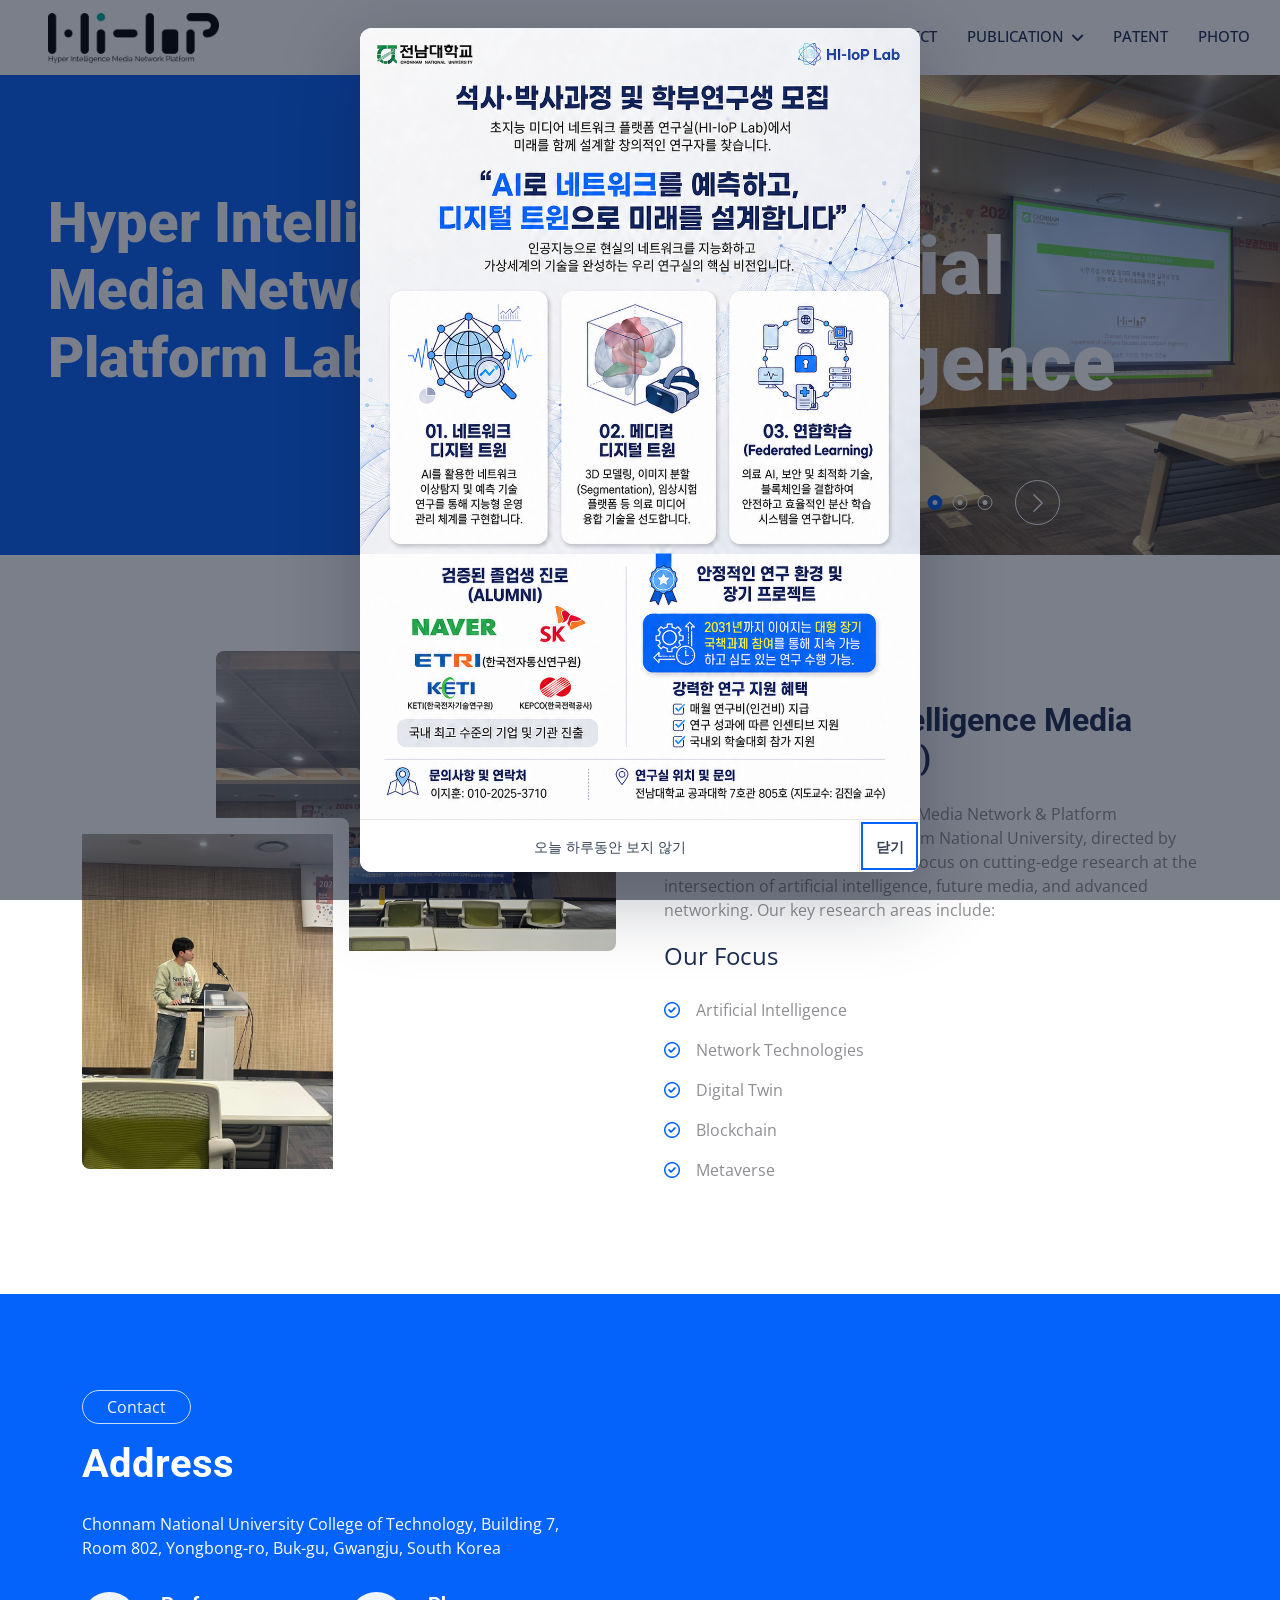
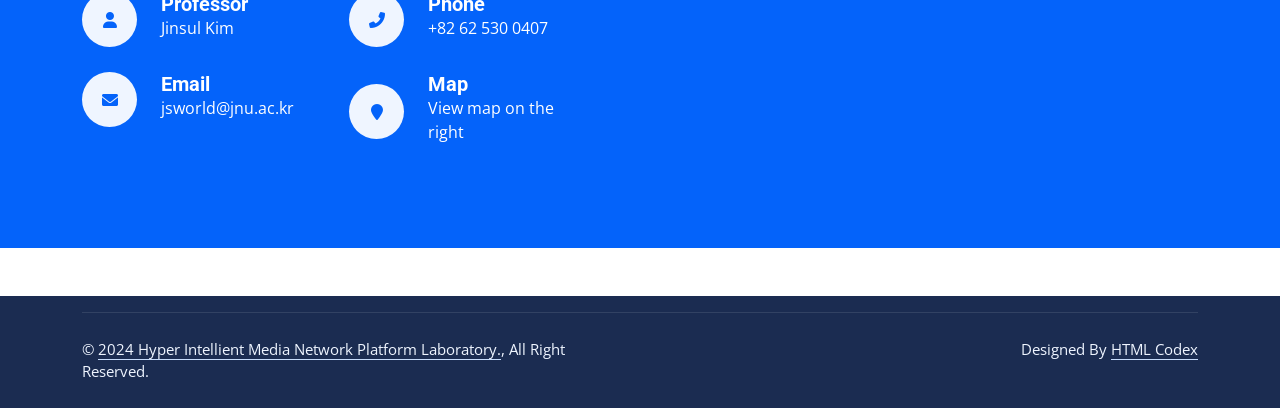
<file: index.html>
<!DOCTYPE html>
<html lang="en">

<head>
    <meta charset="utf-8">
    <title>Hi-IoP</title>
    <meta content="" name="keywords">
    <meta content="" name="description">
    <meta name="viewport" content="width=device-width, initial-scale=1.0, maximum-scale=1.0, user-scalable=no">
    <link href="/img/hi_2.png" rel="icon">

    <link rel="preconnect" href="https://fonts.googleapis.com">
    <link rel="preconnect" href="https://fonts.gstatic.com" crossorigin>
    <link href="https://fonts.googleapis.com/css2?family=Open+Sans:wght@400;500&family=Roboto:wght@500;700;900&display=swap"
        rel="stylesheet">

    <link href="https://cdnjs.cloudflare.com/ajax/libs/font-awesome/6.0.0/css/all.min.css" rel="stylesheet">
    <link href="https://cdn.jsdelivr.net/npm/bootstrap-icons@1.4.1/font/bootstrap-icons.css" rel="stylesheet">

    <link href="/lib/animate/animate.min.css" rel="stylesheet">
    <link href="/lib/owlcarousel/assets/owl.carousel.min.css" rel="stylesheet">
    <link href="/lib/tempusdominus/css/tempusdominus-bootstrap-4.min.css" rel="stylesheet" />

    <link href="/css/bootstrap.min.css" rel="stylesheet">
    <link href="/css/style.css" rel="stylesheet">
    <link href="/static/site.css" rel="stylesheet">
    
</head>

<body>
    <!-- Spinner -->
    <div id="spinner"
        class="show bg-white position-fixed translate-middle w-100 vh-100 top-50 start-50 d-flex align-items-center justify-content-center">
        <div class="spinner-grow text-primary" style="width: 3rem; height: 3rem;" role="status">
            <span class="sr-only">Loading...</span>
        </div>
    </div>

    <!-- Navbar -->
    <nav class="navbar navbar-expand-lg bg-white navbar-light sticky-top p-0 wow fadeIn" data-wow-delay="0.1s">
        <a href="/" class="navbar-brand d-flex align-items-center px-4 px-lg-5">
            <img src="/img/Hi.png" alt="Hi-IoP Logo" style="height:50px; width:auto;">
        </a>
        <button type="button" class="navbar-toggler me-4" data-bs-toggle="collapse" data-bs-target="#navbarCollapse">
            <span class="navbar-toggler-icon"></span>
        </button>
        <div class="collapse navbar-collapse" id="navbarCollapse">
            <div class="navbar-nav ms-auto p-4 p-lg-0">
                <a href="/" class="nav-item nav-link active">About</a>
                <a href="/member" class="nav-item nav-link ">Member</a>
                <a href="/project" class="nav-item nav-link ">Project</a>
                <div class="nav-item dropdown">
                    <a href="#" class="nav-link dropdown-toggle "
                        data-bs-toggle="dropdown">Publication</a>
                    <div class="dropdown-menu rounded-0 rounded-bottom m-0">
                        <a href="/publication/in-jour" class="dropdown-item">International Journal</a>
                        <a href="/publication/dom-jour" class="dropdown-item">Domestic Journal</a>
                        <a href="/publication/in-conf" class="dropdown-item">International Conference</a>
                        <a href="/publication/dom-conf" class="dropdown-item">Domestic Conference</a>
                    </div>
                </div>
                <a href="/patent" class="nav-item nav-link ">Patent</a>
                <a href="/photo" class="nav-item nav-link ">Photo</a>
                
            </div>
        </div>
    </nav>

    
<!-- Recruitment notice -->
<dialog id="noticePopup" class="notice-popup" lang="ko"
    aria-label="석사·박사과정 및 학부연구생 모집 안내"
    data-storage-key="hi-iop:popup-260925:hidden-until">
    <img class="notice-popup-image" src="/img/popup-260925.png" width="1055" height="1491"
        alt="전남대학교 HI-IoP Lab 석사·박사과정 및 학부연구생 모집 안내">
    <div class="notice-popup-actions">
        <button type="button" data-popup-hide-today>오늘 하루동안 보지 않기</button>
        <button type="button" data-popup-close autofocus>닫기</button>
    </div>
</dialog>

<!-- Header -->
<div class="container-fluid header bg-primary p-0 mb-5">
    <div class="row g-0 align-items-center flex-column-reverse flex-lg-row">
        <div class="col-lg-6 p-5 wow fadeIn" data-wow-delay="0.1s">
            <h1 class="display-4 text-white mb-5">Hyper Intelligent
                Media Network
                Platform Laboratory</h1>
        </div>
        <div class="col-lg-6 wow fadeIn" data-wow-delay="0.5s">
            <div class="owl-carousel header-carousel">
                <div class="owl-carousel-item position-relative">
                    <img class="img-fluid" src="/img/carousel-1.jpg" alt="">
                    <div class="owl-carousel-text">
                        <h1 class="display-1 text-white mb-0">Artificial Intelligence</h1>
                    </div>
                </div>
                <div class="owl-carousel-item position-relative">
                    <img class="img-fluid" src="/img/carousel-2.jpg" alt="">
                    <div class="owl-carousel-text">
                        <h1 class="display-1 text-white mb-0">Network Technologies</h1>
                    </div>
                </div>
                <div class="owl-carousel-item position-relative">
                    <img class="img-fluid" src="/img/carousel-3.jpg" alt="">
                    <div class="owl-carousel-text">
                        <h1 class="display-1 text-white mb-0">Cloud Computing</h1>
                    </div>
                </div>
            </div>
        </div>
    </div>
</div>

<!-- About -->
<div class="container-xxl py-5">
    <div class="container">
        <div class="row g-5">
            <div class="col-lg-6 wow fadeIn" data-wow-delay="0.1s">
                <div class="d-flex flex-column">
                    <img class="img-fluid rounded w-75 align-self-end" src="/img/about-1.jpg" alt="">
                    <img class="img-fluid rounded w-50 bg-white pt-3 pe-3" src="/img/about-2.jpg" alt=""
                        style="margin-top: -25%;">
                </div>
            </div>
            <div class="col-lg-6 wow fadeIn" data-wow-delay="0.5s">
                <p class="d-inline-block border rounded-pill py-1 px-4">About Us</p>
                <h1 class="mb-4" style="font-size: 2rem;">HI-IoP (Hyper Intelligence Media Network Platform)</h1>
                <p>Welcome to the Hyper-Intelligent Media Network &amp; Platform Laboratory (HI-IoP Lab) at Chonnam National University, directed by Prof. Jinsul Kim.

At HI-IoP Lab, we focus on cutting-edge research at the intersection of artificial intelligence, future media, and advanced networking. Our key research areas include:</p>
                <p class="mb-4" style="font-size: 1.5rem; color:#1B2C51">Our Focus</p>
                <p><i class="far fa-check-circle text-primary me-3"></i>Artificial Intelligence</p>
                <p><i class="far fa-check-circle text-primary me-3"></i>Network Technologies</p>
                <p><i class="far fa-check-circle text-primary me-3"></i>Digital Twin</p>
                <p><i class="far fa-check-circle text-primary me-3"></i>Blockchain</p>
                <p><i class="far fa-check-circle text-primary me-3"></i>Metaverse</p>
            </div>
        </div>
    </div>
</div>

<!-- Contact / Feature -->
<div class="container-fluid bg-primary overflow-hidden my-5 px-lg-0">
    <div class="container feature px-lg-0">
        <div class="row g-0 mx-lg-0">
            <div class="col-lg-6 feature-text py-5 wow fadeIn" data-wow-delay="0.1s">
                <div class="p-lg-5 ps-lg-0">
                    <p class="d-inline-block border rounded-pill text-light py-1 px-4">Contact</p>
                    <h1 class="text-white mb-4">Address</h1>
                    <p class="text-white mb-4 pb-2">Chonnam National University College of Technology, Building 7,
                        Room 802, Yongbong-ro, Buk-gu, Gwangju, South Korea</p>
                    <div class="row g-4">
                        <div class="col-6">
                            <div class="d-flex align-items-center">
                                <div class="d-flex flex-shrink-0 align-items-center justify-content-center rounded-circle bg-light"
                                    style="width: 55px; height: 55px;">
                                    <i class="fa fa-user text-primary"></i>
                                </div>
                                <div class="ms-4">
                                    <h5 class="text-white mb-0">Professor</h5>
                                    <p class="text-white mb-2">Jinsul Kim</p>
                                </div>
                            </div>
                        </div>
                        <div class="col-6">
                            <div class="d-flex align-items-center">
                                <div class="d-flex flex-shrink-0 align-items-center justify-content-center rounded-circle bg-light"
                                    style="width: 55px; height: 55px;">
                                    <i class="fa fa-phone-alt text-primary"></i>
                                </div>
                                <div class="ms-4">
                                    <h5 class="text-white mb-0">Phone</h5>
                                    <p class="text-white mb-2">+82 62 530 0407</p>
                                </div>
                            </div>
                        </div>
                        <div class="col-6">
                            <div class="d-flex align-items-center">
                                <div class="d-flex flex-shrink-0 align-items-center justify-content-center rounded-circle bg-light"
                                    style="width: 55px; height: 55px;">
                                    <i class="fa fa-envelope text-primary"></i>
                                </div>
                                <div class="ms-4">
                                    <h5 class="text-white mb-0">Email</h5>
                                    <p class="text-white mb-2">jsworld@jnu.ac.kr</p>
                                </div>
                            </div>
                        </div>
                        <div class="col-6">
                            <div class="d-flex align-items-center">
                                <div class="d-flex flex-shrink-0 align-items-center justify-content-center rounded-circle bg-light"
                                    style="width: 55px; height: 55px;">
                                    <i class="fa fa-map-marker text-primary"></i>
                                </div>
                                <div class="ms-4">
                                    <h5 class="text-white mb-0">Map</h5>
                                    <p class="text-white mb-2">View map on the right</p>
                                </div>
                            </div>
                        </div>
                    </div>
                </div>
            </div>
            <div class="col-lg-6 pe-lg-0 wow fadeIn" data-wow-delay="0.5s" style="min-height: 400px;">
                <iframe
                    src="https://www.google.com/maps/embed?pb=!1m18!1m12!1m3!1d3261.1240428091187!2d126.90670941189894!3d35.17846077264004!2m3!1f0!2f0!3f0!3m2!1i1024!2i768!4f13.1!3m3!1m2!1s0x35718c55c428539b%3A0xcdb74fdb753ccc38!2z6rSR7KO86rSR7Jet7IucIOyaqeu0ieuPmSDsoITrgqjrjIDtlZnqtZAg6rO16rO864yA7ZWZN-2YuOq0gA!5e0!3m2!1sko!2skr!4v1731944825531!5m2!1sko!2skr"
                    width="600" height="450" style="border:0; margin-top: 2.5rem; margin-left: 2.5rem;"
                    allowfullscreen="" loading="lazy" referrerpolicy="no-referrer-when-downgrade"></iframe>
            </div>
        </div>
    </div>
</div>


    <!-- Footer -->
    <div class="container-fluid bg-dark text-light footer mt-5 pt-3 wow fadeIn" data-wow-delay="0.1s">
        <div class="container">
            <div class="copyright">
                <div class="row">
                    <div class="col-md-6 text-center text-md-start mb-3 mb-md-0">
                        &copy; <a class="border-bottom" href="#">2024 Hyper Intellient Media Network Platform
                            Laboratory.</a>, All Right Reserved.
                    </div>
                    <div class="col-md-6 text-center text-md-end">
                        Designed By <a class="border-bottom" href="https://htmlcodex.com">HTML Codex</a>
                    </div>
                </div>
            </div>
        </div>
    </div>

    <script src="https://code.jquery.com/jquery-3.4.1.min.js"></script>
    <script src="https://cdn.jsdelivr.net/npm/bootstrap@5.0.0/dist/js/bootstrap.bundle.min.js"></script>
    <script src="/lib/wow/wow.min.js"></script>
    <script src="/lib/easing/easing.min.js"></script>
    <script src="/lib/waypoints/waypoints.min.js"></script>
    <script src="/lib/counterup/counterup.min.js"></script>
    <script src="/lib/owlcarousel/owl.carousel.min.js"></script>
    <script src="/lib/tempusdominus/js/moment.min.js"></script>
    <script src="/lib/tempusdominus/js/moment-timezone.min.js"></script>
    <script src="/lib/tempusdominus/js/tempusdominus-bootstrap-4.min.js"></script>
    <script src="/js/main.js"></script>
    <script src="/static/site.js"></script>
    
</body>

</html>
</file>
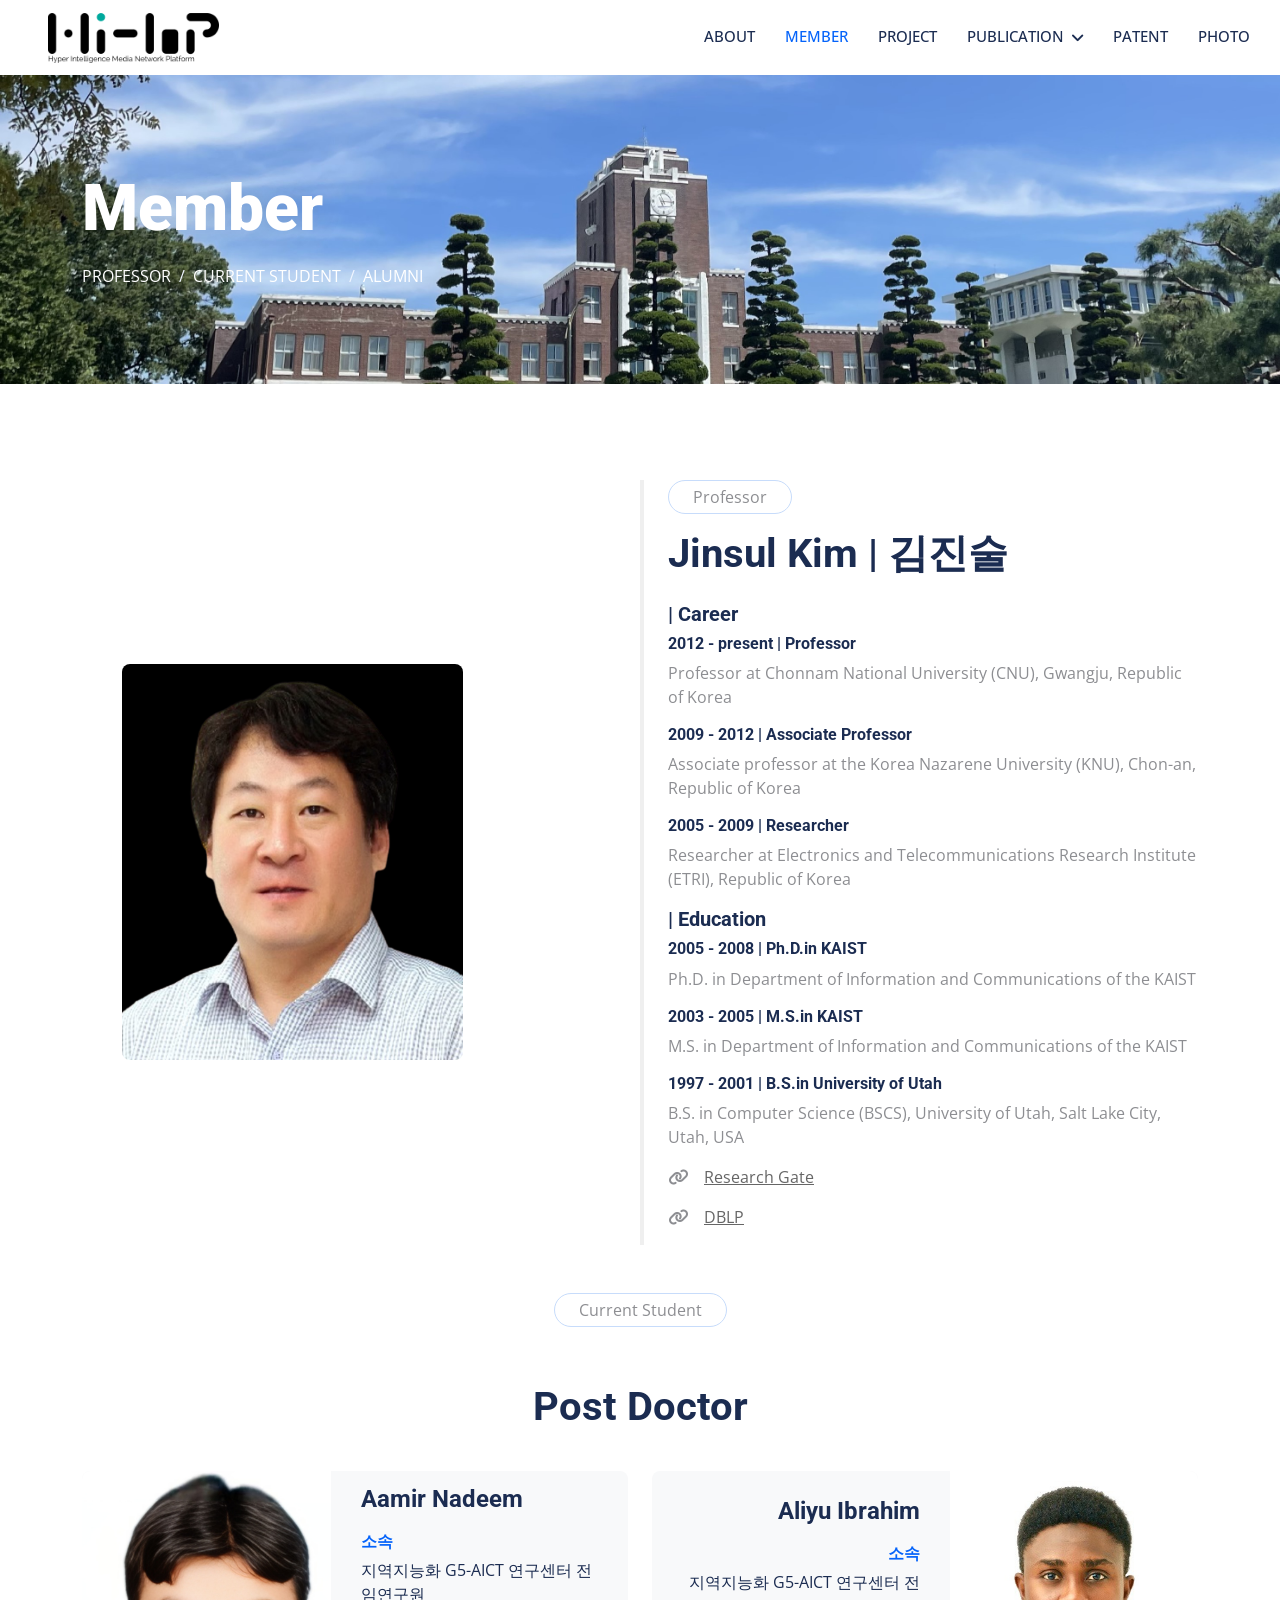
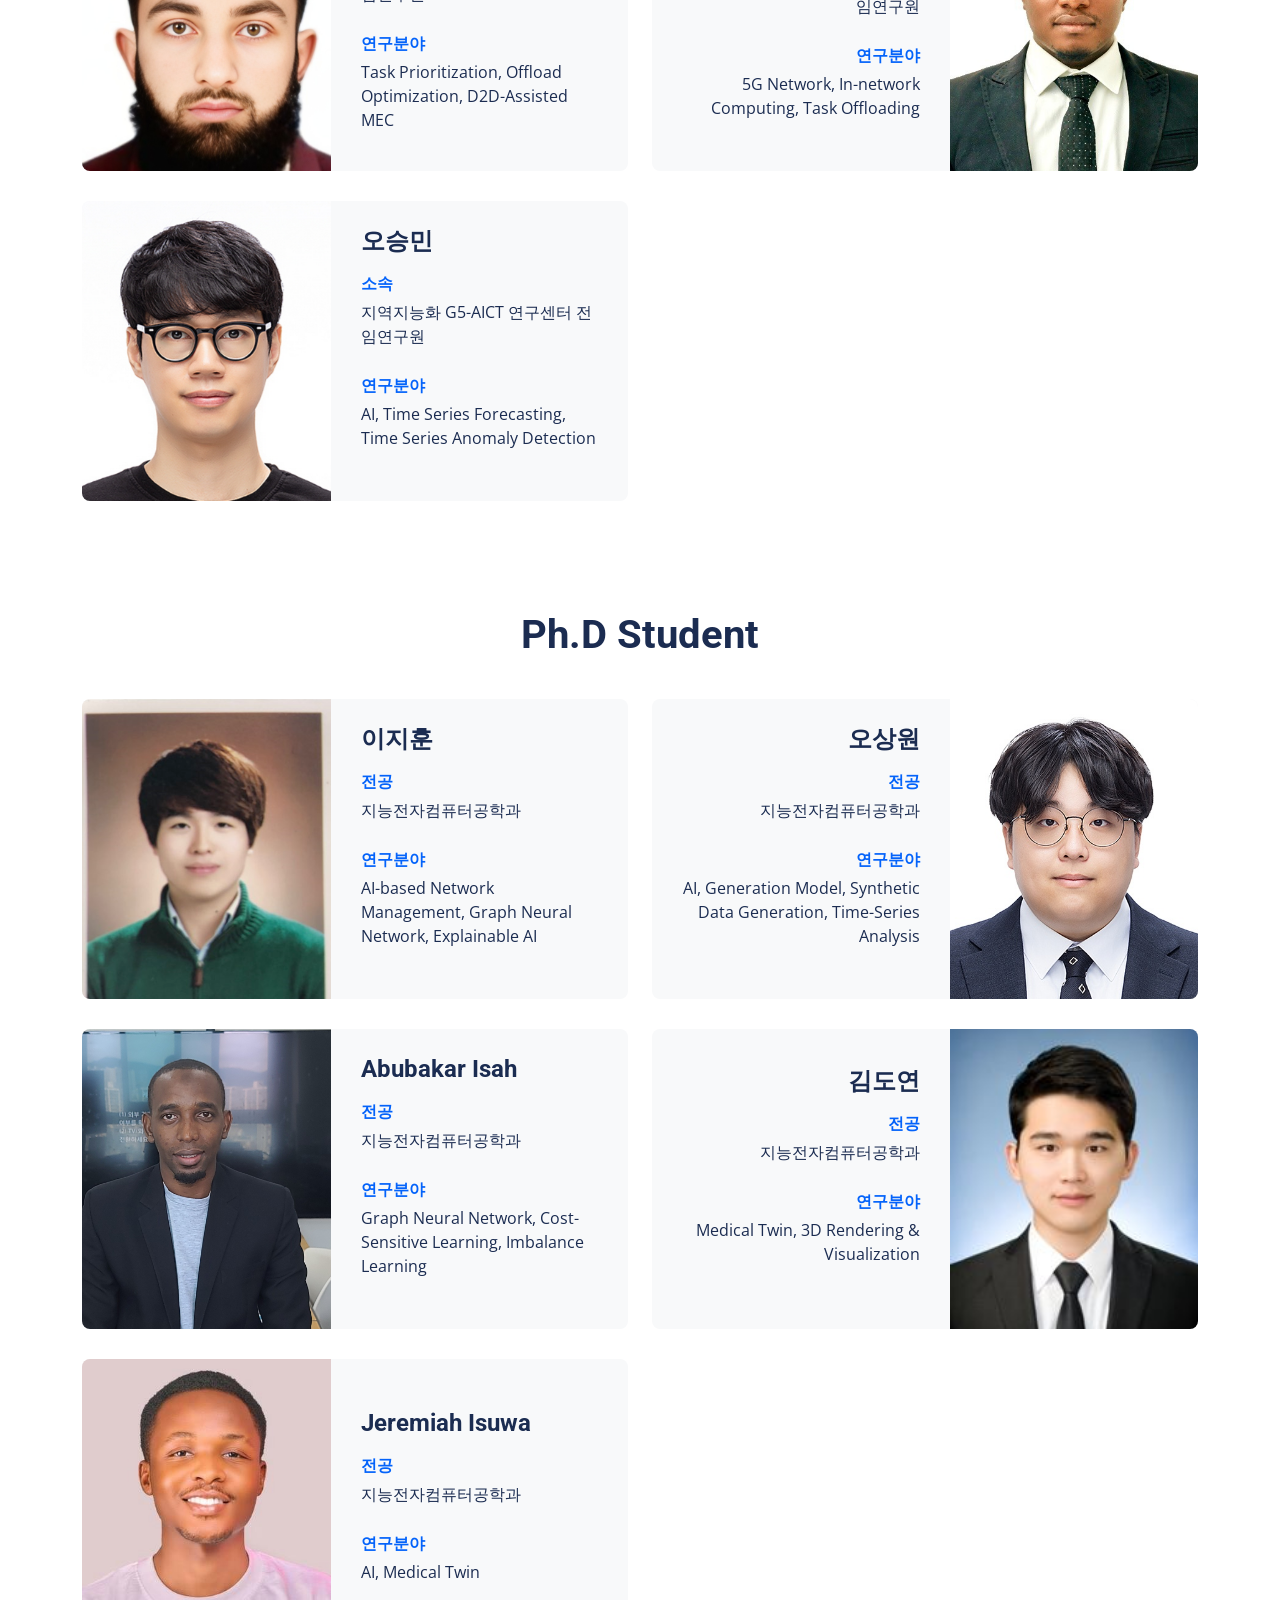
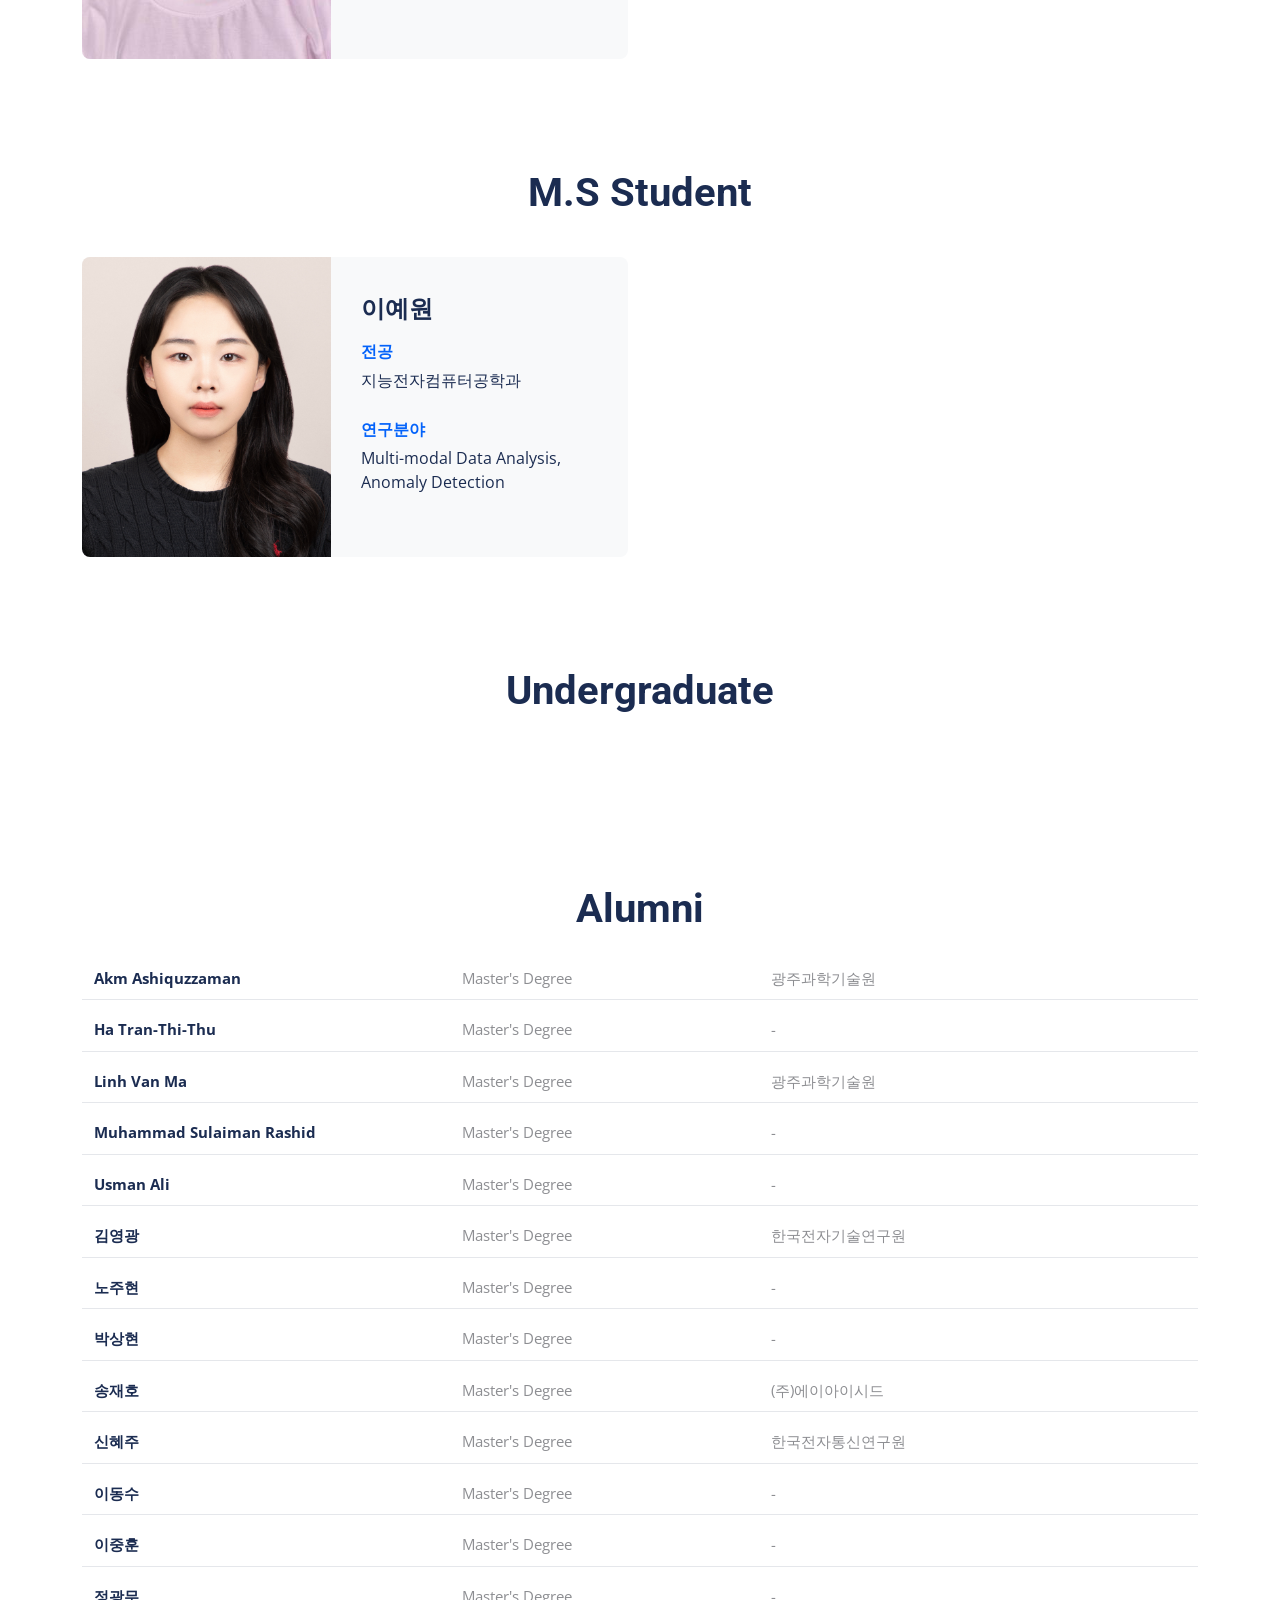
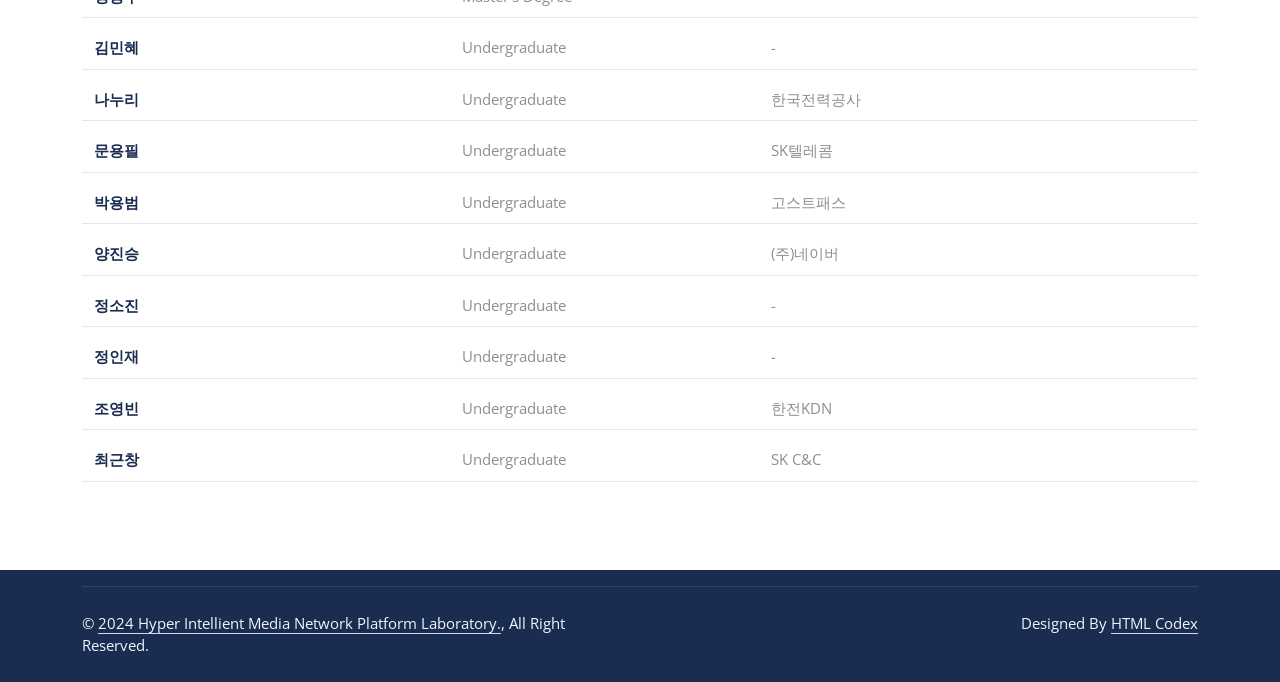
<file: member.html>
<!DOCTYPE html>
<html lang="en">

<head>
    <meta charset="utf-8">
    <title>Hi-IoP | Member</title>
    <meta content="" name="keywords">
    <meta content="" name="description">
    <meta name="viewport" content="width=device-width, initial-scale=1.0, maximum-scale=1.0, user-scalable=no">
    <link href="/img/hi_2.png" rel="icon">

    <link rel="preconnect" href="https://fonts.googleapis.com">
    <link rel="preconnect" href="https://fonts.gstatic.com" crossorigin>
    <link href="https://fonts.googleapis.com/css2?family=Open+Sans:wght@400;500&family=Roboto:wght@500;700;900&display=swap"
        rel="stylesheet">

    <link href="https://cdnjs.cloudflare.com/ajax/libs/font-awesome/6.0.0/css/all.min.css" rel="stylesheet">
    <link href="https://cdn.jsdelivr.net/npm/bootstrap-icons@1.4.1/font/bootstrap-icons.css" rel="stylesheet">

    <link href="/lib/animate/animate.min.css" rel="stylesheet">
    <link href="/lib/owlcarousel/assets/owl.carousel.min.css" rel="stylesheet">
    <link href="/lib/tempusdominus/css/tempusdominus-bootstrap-4.min.css" rel="stylesheet" />

    <link href="/css/bootstrap.min.css" rel="stylesheet">
    <link href="/css/style.css" rel="stylesheet">
    <link href="/static/site.css" rel="stylesheet">
    
</head>

<body>
    <!-- Spinner -->
    <div id="spinner"
        class="show bg-white position-fixed translate-middle w-100 vh-100 top-50 start-50 d-flex align-items-center justify-content-center">
        <div class="spinner-grow text-primary" style="width: 3rem; height: 3rem;" role="status">
            <span class="sr-only">Loading...</span>
        </div>
    </div>

    <!-- Navbar -->
    <nav class="navbar navbar-expand-lg bg-white navbar-light sticky-top p-0 wow fadeIn" data-wow-delay="0.1s">
        <a href="/" class="navbar-brand d-flex align-items-center px-4 px-lg-5">
            <img src="/img/Hi.png" alt="Hi-IoP Logo" style="height:50px; width:auto;">
        </a>
        <button type="button" class="navbar-toggler me-4" data-bs-toggle="collapse" data-bs-target="#navbarCollapse">
            <span class="navbar-toggler-icon"></span>
        </button>
        <div class="collapse navbar-collapse" id="navbarCollapse">
            <div class="navbar-nav ms-auto p-4 p-lg-0">
                <a href="/" class="nav-item nav-link ">About</a>
                <a href="/member" class="nav-item nav-link active">Member</a>
                <a href="/project" class="nav-item nav-link ">Project</a>
                <div class="nav-item dropdown">
                    <a href="#" class="nav-link dropdown-toggle "
                        data-bs-toggle="dropdown">Publication</a>
                    <div class="dropdown-menu rounded-0 rounded-bottom m-0">
                        <a href="/publication/in-jour" class="dropdown-item">International Journal</a>
                        <a href="/publication/dom-jour" class="dropdown-item">Domestic Journal</a>
                        <a href="/publication/in-conf" class="dropdown-item">International Conference</a>
                        <a href="/publication/dom-conf" class="dropdown-item">Domestic Conference</a>
                    </div>
                </div>
                <a href="/patent" class="nav-item nav-link ">Patent</a>
                <a href="/photo" class="nav-item nav-link ">Photo</a>
                
            </div>
        </div>
    </nav>

    
<!-- Page Header -->
<div class="container-fluid page-header py-5 mb-5 wow fadeIn" data-wow-delay="0.1s">
    <div class="container py-5">
        <h1 class="display-3 text-white mb-3 animated slideInDown">Member</h1>
        
        <nav aria-label="breadcrumb animated slideInDown">
            <ol class="breadcrumb text-uppercase mb-0">
                <li class="breadcrumb-item"><a class="text-white" href="#professor-section">Professor</a></li>
                <li class="breadcrumb-item"><a class="text-white" href="#current-section">Current student</a></li>
                <li class="breadcrumb-item"><a class="text-white" href="#alumni-section">Alumni</a></li>
            </ol>
        </nav>
    </div>
</div>

<!-- Professor -->
<div class="container-xxl py-5">
    <div class="container">
        <div class="row g-5">
            <div class="col-lg-6 wow fadeIn d-flex justify-content-center align-items-center" data-wow-delay="0.1s">
                <div class="d-flex flex-column">
                    <img class="img-fluid rounded w-75" src="/img/professor.png" alt="">
                </div>
            </div>
            <div class="col-lg-6 wow fadeIn" data-wow-delay="0.5s" style="border-left: solid #EFEFEF 0.25rem;">
                <p class="d-inline-block border rounded-pill py-1 px-4" id="professor-section">Professor</p>
                <h1 class="mb-4">Jinsul Kim | 김진술</h1>

                <h5>| Career</h5>
                <h6>2012 - present | Professor</h6>
                <p>Professor at Chonnam National University (CNU), Gwangju, Republic of Korea</p>
                <h6>2009 - 2012 | Associate Professor</h6>
                <p>Associate professor at the Korea Nazarene University (KNU), Chon-an, Republic of Korea</p>
                <h6>2005 - 2009 | Researcher</h6>
                <p>Researcher at Electronics and Telecommunications Research Institute (ETRI), Republic of Korea</p>

                <h5>| Education</h5>
                <h6>2005 - 2008 | Ph.D.in KAIST</h6>
                <p>Ph.D. in Department of Information and Communications of the KAIST</p>
                <h6>2003 - 2005 | M.S.in KAIST</h6>
                <p>M.S. in Department of Information and Communications of the KAIST</p>
                <h6>1997 - 2001 | B.S.in University of Utah </h6>
                <p>B.S. in Computer Science (BSCS), University of Utah, Salt Lake City, Utah, USA</p>

                <p><i class="fas fa-link text-black me-3"></i><a href="https://www.researchgate.net/profile/Jinsul-Kim"
                        style="text-decoration: underline; color:#666666">Research Gate</a></p>
                <p><i class="fas fa-link text-black me-3"></i><a href="https://dblp.uni-trier.de/pid/83/6377.html"
                        style="text-decoration: underline; color:#666666">DBLP</a></p>
            </div>
        </div>
    </div>
</div>

<div class="container">
    <div class="text-center mx-auto mb-0 wow fadeInUp" data-wow-delay="0.1s" style="max-width: 600px;">
        <p class="d-inline-block border rounded-pill py-1 px-4" id="current-section">Current Student</p>
    </div>
</div>

<!-- Current student sections -->

<div class="postdoc-section">
    <div class="container">
        <div class="postdoc-title">
            <h1>Post Doctor</h1>
        </div>
        <div class="row">
            
            <div class="col-6">
                <div class="postdoc-item">
                    <div class="postdoc-container ">
                        <div class="postdoc-image">
                            <img src="/img/member/나딤.jpg" alt="Aamir Nadeem">
                        </div>
                        <div class="postdoc-content">
                            <h2 class="postdoc-name">Aamir Nadeem</h2>
                            <div class="postdoc-info">
                                <p class="postdoc-label">소속</p>
                                <p class="postdoc-text">지역지능화 G5-AICT 연구센터 전임연구원</p>
                            </div>
                            <div class="postdoc-info">
                                <p class="postdoc-label">연구분야</p>
                                <p class="postdoc-text">Task Prioritization, Offload Optimization, D2D-Assisted MEC</p>
                            </div>
                        </div>
                    </div>
                </div>
            </div>
            
            <div class="col-6">
                <div class="postdoc-item">
                    <div class="postdoc-container reverse">
                        <div class="postdoc-image">
                            <img src="/img/member/알리유.jpg" alt="Aliyu Ibrahim">
                        </div>
                        <div class="postdoc-content">
                            <h2 class="postdoc-name">Aliyu Ibrahim</h2>
                            <div class="postdoc-info">
                                <p class="postdoc-label">소속</p>
                                <p class="postdoc-text">지역지능화 G5-AICT 연구센터 전임연구원</p>
                            </div>
                            <div class="postdoc-info">
                                <p class="postdoc-label">연구분야</p>
                                <p class="postdoc-text">5G Network, In-network Computing, Task Offloading</p>
                            </div>
                        </div>
                    </div>
                </div>
            </div>
            
            <div class="col-6">
                <div class="postdoc-item">
                    <div class="postdoc-container ">
                        <div class="postdoc-image">
                            <img src="/img/member/오승민.jpg" alt="오승민">
                        </div>
                        <div class="postdoc-content">
                            <h2 class="postdoc-name">오승민</h2>
                            <div class="postdoc-info">
                                <p class="postdoc-label">소속</p>
                                <p class="postdoc-text">지역지능화 G5-AICT 연구센터 전임연구원</p>
                            </div>
                            <div class="postdoc-info">
                                <p class="postdoc-label">연구분야</p>
                                <p class="postdoc-text">AI, Time Series Forecasting, Time Series Anomaly Detection</p>
                            </div>
                        </div>
                    </div>
                </div>
            </div>
            
        </div>
    </div>
</div>

<div class="phd-section">
    <div class="container">
        <div class="phd-title">
            <h1>Ph.D Student</h1>
        </div>
        <div class="row">
            
            <div class="col-6">
                <div class="phd-item">
                    <div class="phd-container ">
                        <div class="phd-image">
                            <img src="/img/member/이지훈.png" alt="이지훈">
                        </div>
                        <div class="phd-content">
                            <h2 class="phd-name">이지훈</h2>
                            <div class="phd-info">
                                <p class="phd-label">전공</p>
                                <p class="phd-text">지능전자컴퓨터공학과</p>
                            </div>
                            <div class="phd-info">
                                <p class="phd-label">연구분야</p>
                                <p class="phd-text">AI-based Network Management, Graph Neural Network, Explainable AI</p>
                            </div>
                        </div>
                    </div>
                </div>
            </div>
            
            <div class="col-6">
                <div class="phd-item">
                    <div class="phd-container reverse">
                        <div class="phd-image">
                            <img src="/img/member/1770366441543-KakaoTalk_20250319_114246599.jpg" alt="오상원">
                        </div>
                        <div class="phd-content">
                            <h2 class="phd-name">오상원</h2>
                            <div class="phd-info">
                                <p class="phd-label">전공</p>
                                <p class="phd-text">지능전자컴퓨터공학과</p>
                            </div>
                            <div class="phd-info">
                                <p class="phd-label">연구분야</p>
                                <p class="phd-text">AI, Generation Model, Synthetic Data Generation, Time-Series Analysis</p>
                            </div>
                        </div>
                    </div>
                </div>
            </div>
            
            <div class="col-6">
                <div class="phd-item">
                    <div class="phd-container ">
                        <div class="phd-image">
                            <img src="/img/member/이사.jpg" alt="Abubakar Isah">
                        </div>
                        <div class="phd-content">
                            <h2 class="phd-name">Abubakar Isah</h2>
                            <div class="phd-info">
                                <p class="phd-label">전공</p>
                                <p class="phd-text">지능전자컴퓨터공학과</p>
                            </div>
                            <div class="phd-info">
                                <p class="phd-label">연구분야</p>
                                <p class="phd-text">Graph Neural Network, Cost-Sensitive Learning, Imbalance Learning</p>
                            </div>
                        </div>
                    </div>
                </div>
            </div>
            
            <div class="col-6">
                <div class="phd-item">
                    <div class="phd-container reverse">
                        <div class="phd-image">
                            <img src="/img/member/김도연.jpg" alt="김도연">
                        </div>
                        <div class="phd-content">
                            <h2 class="phd-name">김도연</h2>
                            <div class="phd-info">
                                <p class="phd-label">전공</p>
                                <p class="phd-text">지능전자컴퓨터공학과</p>
                            </div>
                            <div class="phd-info">
                                <p class="phd-label">연구분야</p>
                                <p class="phd-text">Medical Twin, 3D Rendering &amp; Visualization</p>
                            </div>
                        </div>
                    </div>
                </div>
            </div>
            
            <div class="col-6">
                <div class="phd-item">
                    <div class="phd-container ">
                        <div class="phd-image">
                            <img src="/img/member/제리.jpg" alt="Jeremiah Isuwa">
                        </div>
                        <div class="phd-content">
                            <h2 class="phd-name">Jeremiah Isuwa</h2>
                            <div class="phd-info">
                                <p class="phd-label">전공</p>
                                <p class="phd-text">지능전자컴퓨터공학과</p>
                            </div>
                            <div class="phd-info">
                                <p class="phd-label">연구분야</p>
                                <p class="phd-text">AI, Medical Twin</p>
                            </div>
                        </div>
                    </div>
                </div>
            </div>
            
        </div>
    </div>
</div>

<div class="ms-section">
    <div class="container">
        <div class="ms-title">
            <h1>M.S Student</h1>
        </div>
        <div class="row">
            
            <div class="col-6">
                <div class="ms-item">
                    <div class="ms-container ">
                        <div class="ms-image">
                            <img src="/img/member/이예원.jpg" alt="이예원">
                        </div>
                        <div class="ms-content">
                            <h2 class="ms-name">이예원</h2>
                            <div class="ms-info">
                                <p class="ms-label">전공</p>
                                <p class="ms-text">지능전자컴퓨터공학과</p>
                            </div>
                            <div class="ms-info">
                                <p class="ms-label">연구분야</p>
                                <p class="ms-text">Multi-modal Data Analysis, Anomaly Detection</p>
                            </div>
                        </div>
                    </div>
                </div>
            </div>
            
        </div>
    </div>
</div>

<div class="undergrad-section">
    <div class="container">
        <div class="undergrad-title">
            <h1>Undergraduate</h1>
        </div>
        <div class="row">
            
        </div>
    </div>
</div>


<div class="container">
    <div class="text-center mx-auto mb-0 wow fadeInUp" data-wow-delay="0.1s" style="max-width: 600px;">
        <p class="d-inline-block border rounded-pill py-1 px-4" id="alumni-section">Alumni</p>
    </div>
</div>

<!-- Alumni -->
<div class="alumni-section">
    <div class="container">
        <div class="alumni-title">
            <h1>Alumni</h1>
        </div>
        <div class="alumni-list">
            
            <div class="alumni-item">
                <strong>Akm Ashiquzzaman</strong>
                <div>Master&#39;s Degree</div>
                <div>광주과학기술원</div>
            </div>
            
            <div class="alumni-item">
                <strong>Ha Tran-Thi-Thu</strong>
                <div>Master&#39;s Degree</div>
                <div>-</div>
            </div>
            
            <div class="alumni-item">
                <strong>Linh Van Ma</strong>
                <div>Master&#39;s Degree</div>
                <div>광주과학기술원</div>
            </div>
            
            <div class="alumni-item">
                <strong>Muhammad Sulaiman Rashid</strong>
                <div>Master&#39;s Degree</div>
                <div>-</div>
            </div>
            
            <div class="alumni-item">
                <strong>Usman Ali</strong>
                <div>Master&#39;s Degree</div>
                <div>-</div>
            </div>
            
            <div class="alumni-item">
                <strong>김영광</strong>
                <div>Master&#39;s Degree</div>
                <div>한국전자기술연구원</div>
            </div>
            
            <div class="alumni-item">
                <strong>노주현</strong>
                <div>Master&#39;s Degree</div>
                <div>-</div>
            </div>
            
            <div class="alumni-item">
                <strong>박상현</strong>
                <div>Master&#39;s Degree</div>
                <div>-</div>
            </div>
            
            <div class="alumni-item">
                <strong>송재호</strong>
                <div>Master&#39;s Degree</div>
                <div>(주)에이아이시드</div>
            </div>
            
            <div class="alumni-item">
                <strong>신혜주</strong>
                <div>Master&#39;s Degree</div>
                <div>한국전자통신연구원</div>
            </div>
            
            <div class="alumni-item">
                <strong>이동수</strong>
                <div>Master&#39;s Degree</div>
                <div>-</div>
            </div>
            
            <div class="alumni-item">
                <strong>이중훈</strong>
                <div>Master&#39;s Degree</div>
                <div>-</div>
            </div>
            
            <div class="alumni-item">
                <strong>정광무</strong>
                <div>Master&#39;s Degree</div>
                <div>-</div>
            </div>
            
            <div class="alumni-item">
                <strong>김민혜</strong>
                <div>Undergraduate</div>
                <div>-</div>
            </div>
            
            <div class="alumni-item">
                <strong>나누리</strong>
                <div>Undergraduate</div>
                <div>한국전력공사</div>
            </div>
            
            <div class="alumni-item">
                <strong>문용필</strong>
                <div>Undergraduate</div>
                <div>SK텔레콤</div>
            </div>
            
            <div class="alumni-item">
                <strong>박용범</strong>
                <div>Undergraduate</div>
                <div>고스트패스</div>
            </div>
            
            <div class="alumni-item">
                <strong>양진승</strong>
                <div>Undergraduate</div>
                <div>(주)네이버</div>
            </div>
            
            <div class="alumni-item">
                <strong>정소진</strong>
                <div>Undergraduate</div>
                <div>-</div>
            </div>
            
            <div class="alumni-item">
                <strong>정인재</strong>
                <div>Undergraduate</div>
                <div>-</div>
            </div>
            
            <div class="alumni-item">
                <strong>조영빈</strong>
                <div>Undergraduate</div>
                <div>한전KDN</div>
            </div>
            
            <div class="alumni-item">
                <strong>최근창</strong>
                <div>Undergraduate</div>
                <div>SK C&amp;C</div>
            </div>
            
        </div>
    </div>
</div>


    <!-- Footer -->
    <div class="container-fluid bg-dark text-light footer mt-5 pt-3 wow fadeIn" data-wow-delay="0.1s">
        <div class="container">
            <div class="copyright">
                <div class="row">
                    <div class="col-md-6 text-center text-md-start mb-3 mb-md-0">
                        &copy; <a class="border-bottom" href="#">2024 Hyper Intellient Media Network Platform
                            Laboratory.</a>, All Right Reserved.
                    </div>
                    <div class="col-md-6 text-center text-md-end">
                        Designed By <a class="border-bottom" href="https://htmlcodex.com">HTML Codex</a>
                    </div>
                </div>
            </div>
        </div>
    </div>

    <script src="https://code.jquery.com/jquery-3.4.1.min.js"></script>
    <script src="https://cdn.jsdelivr.net/npm/bootstrap@5.0.0/dist/js/bootstrap.bundle.min.js"></script>
    <script src="/lib/wow/wow.min.js"></script>
    <script src="/lib/easing/easing.min.js"></script>
    <script src="/lib/waypoints/waypoints.min.js"></script>
    <script src="/lib/counterup/counterup.min.js"></script>
    <script src="/lib/owlcarousel/owl.carousel.min.js"></script>
    <script src="/lib/tempusdominus/js/moment.min.js"></script>
    <script src="/lib/tempusdominus/js/moment-timezone.min.js"></script>
    <script src="/lib/tempusdominus/js/tempusdominus-bootstrap-4.min.js"></script>
    <script src="/js/main.js"></script>
    <script src="/static/site.js"></script>
    
</body>

</html>
</file>
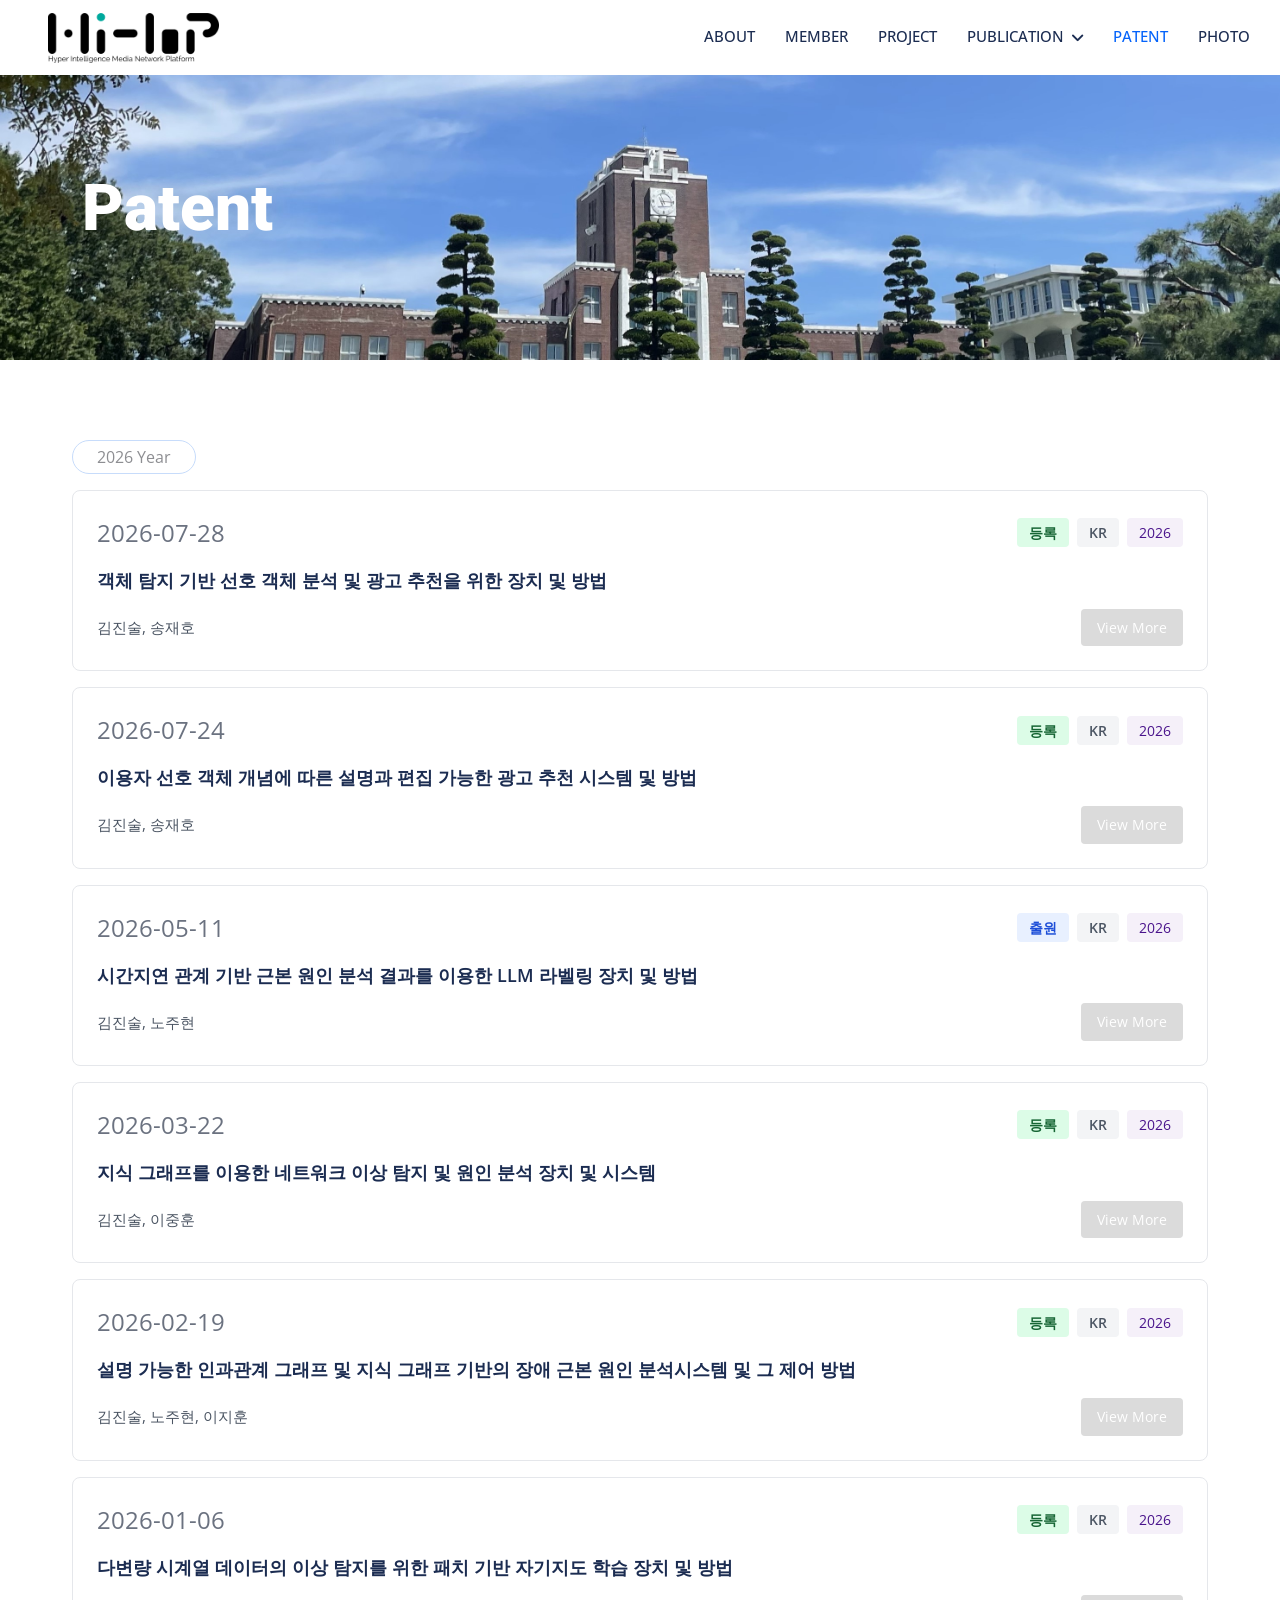
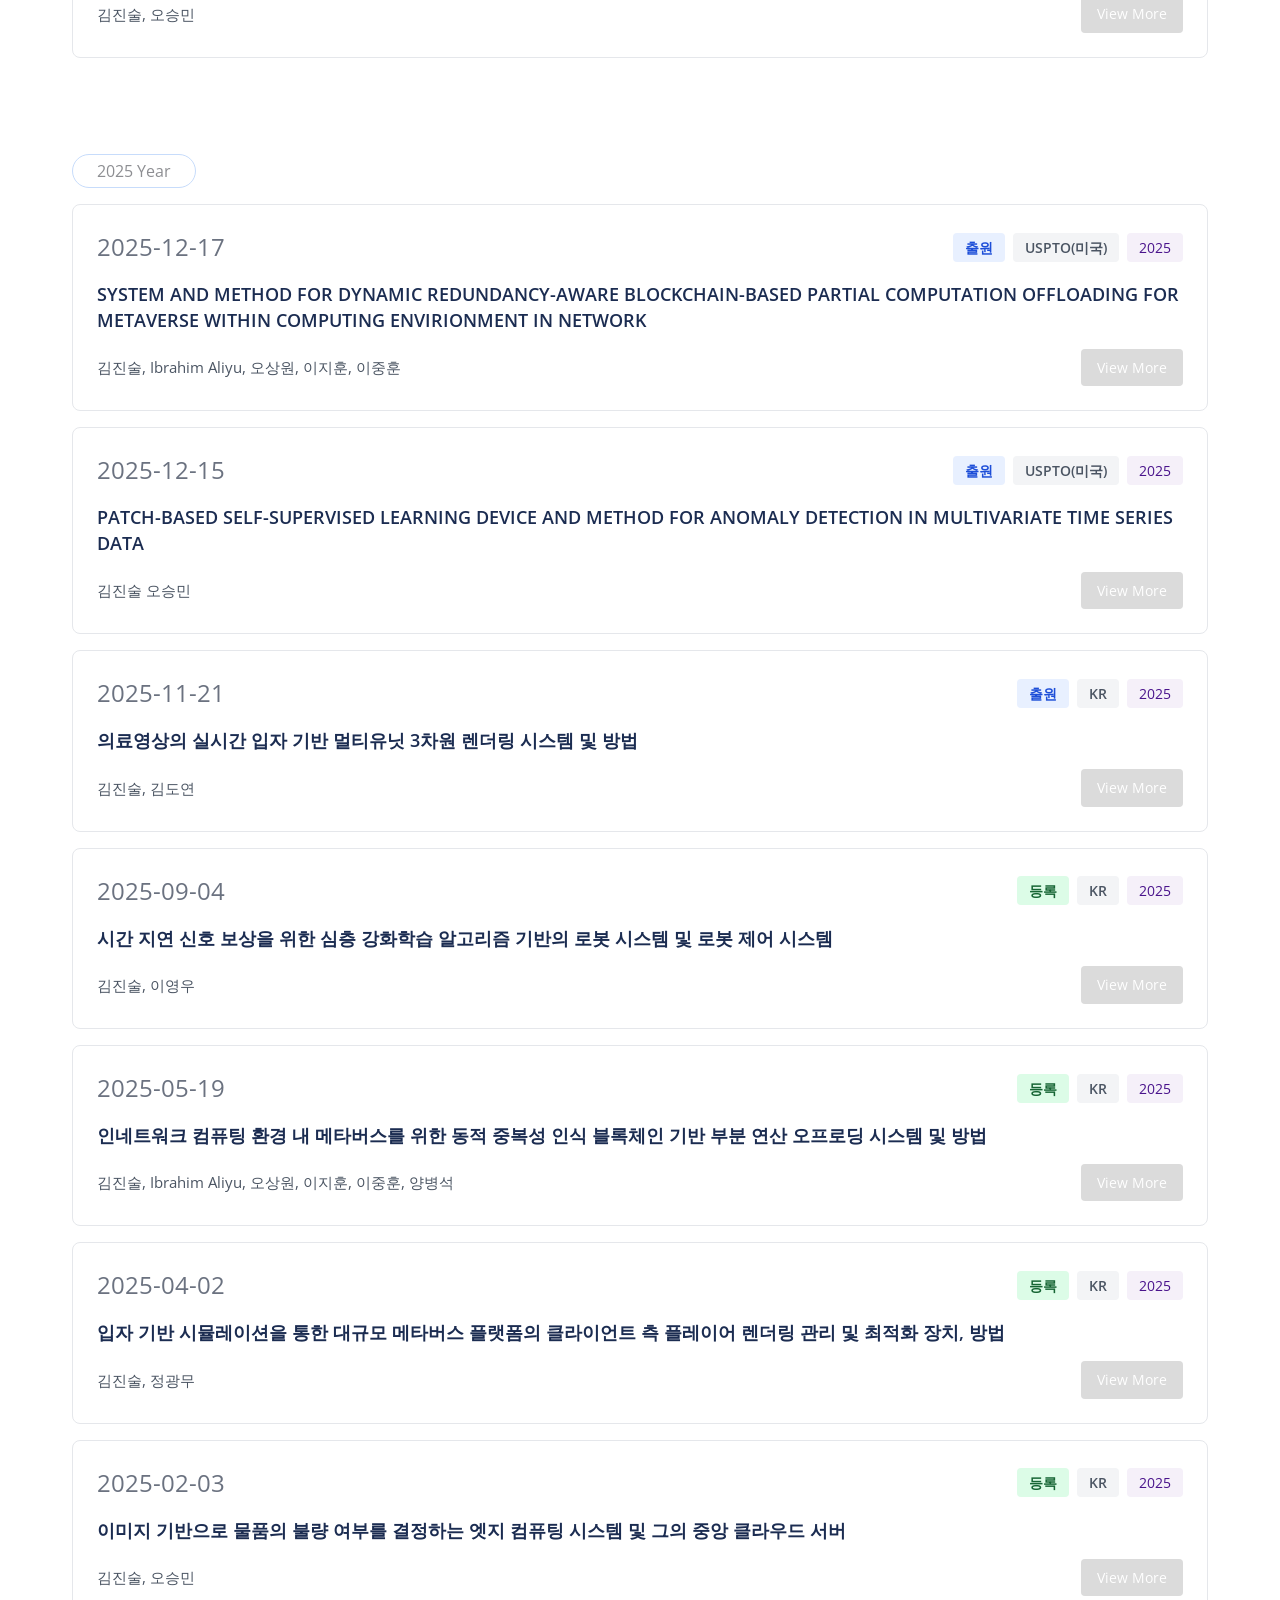
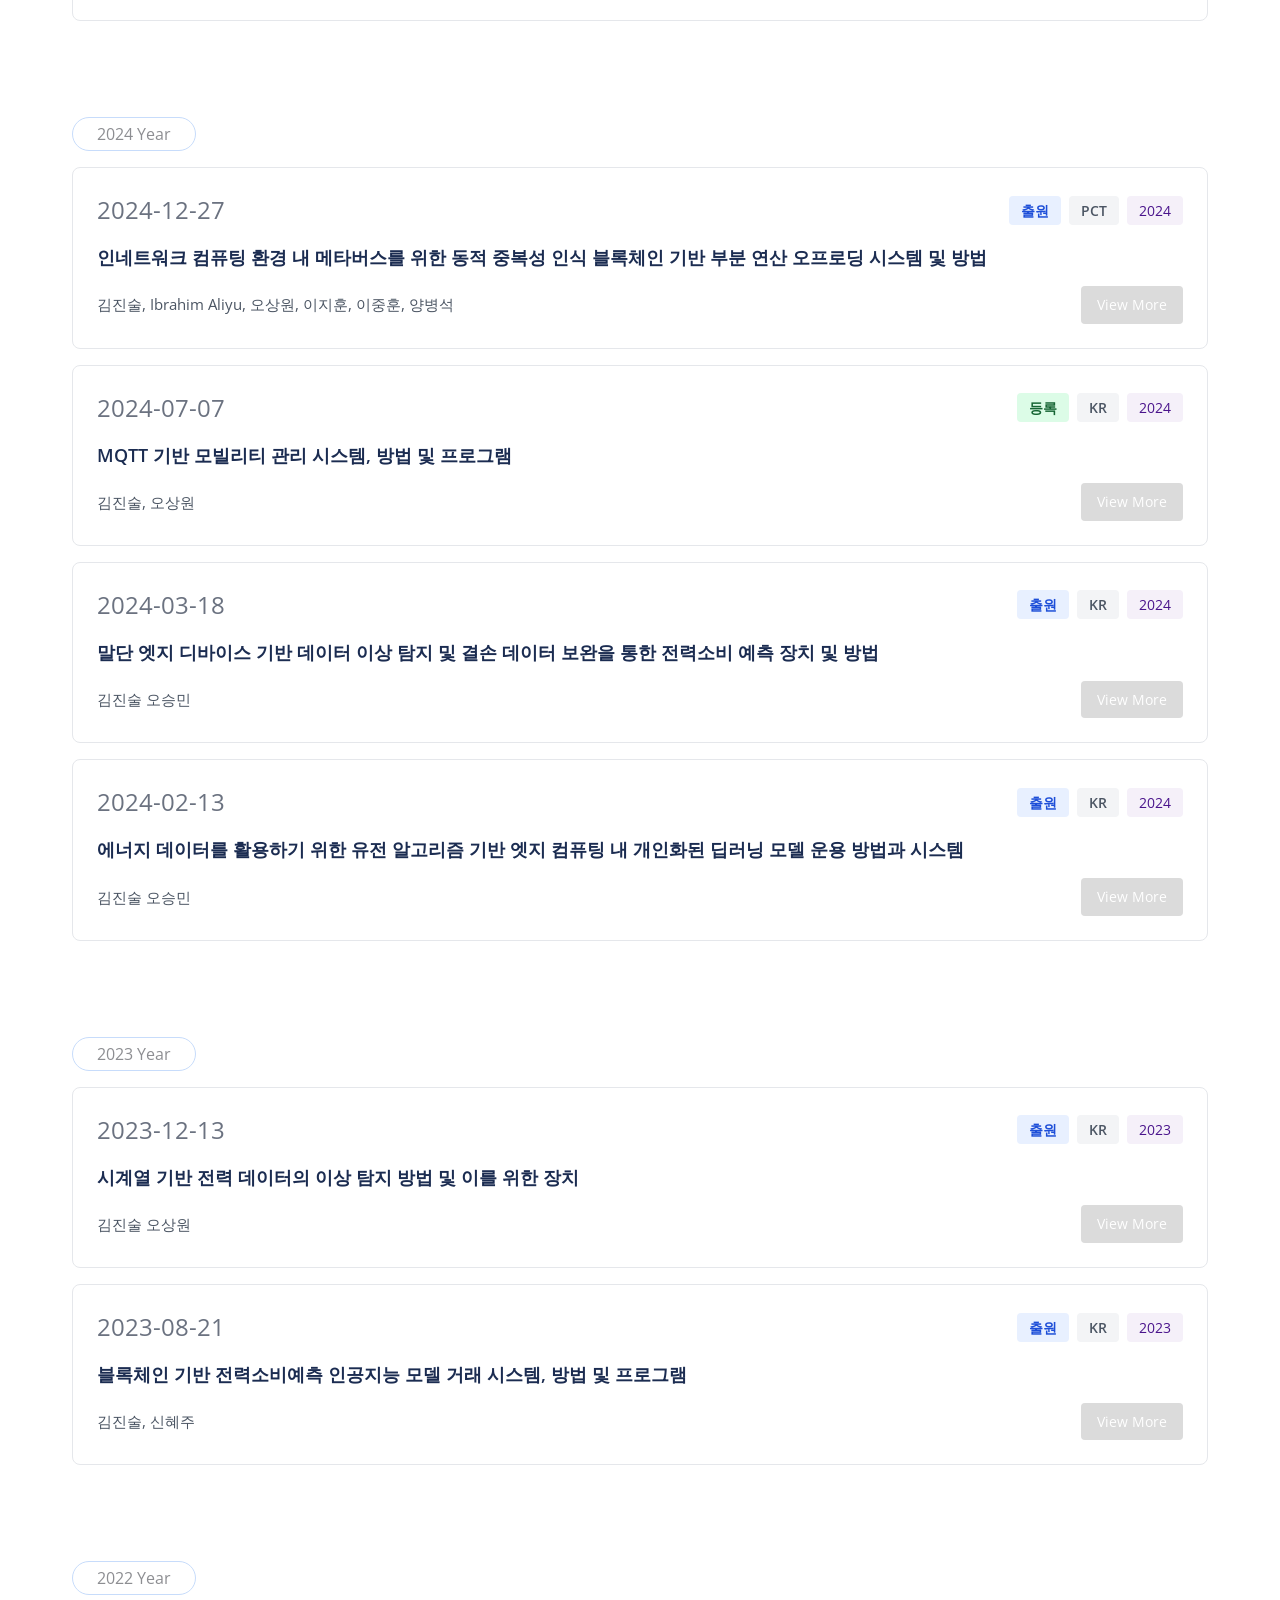
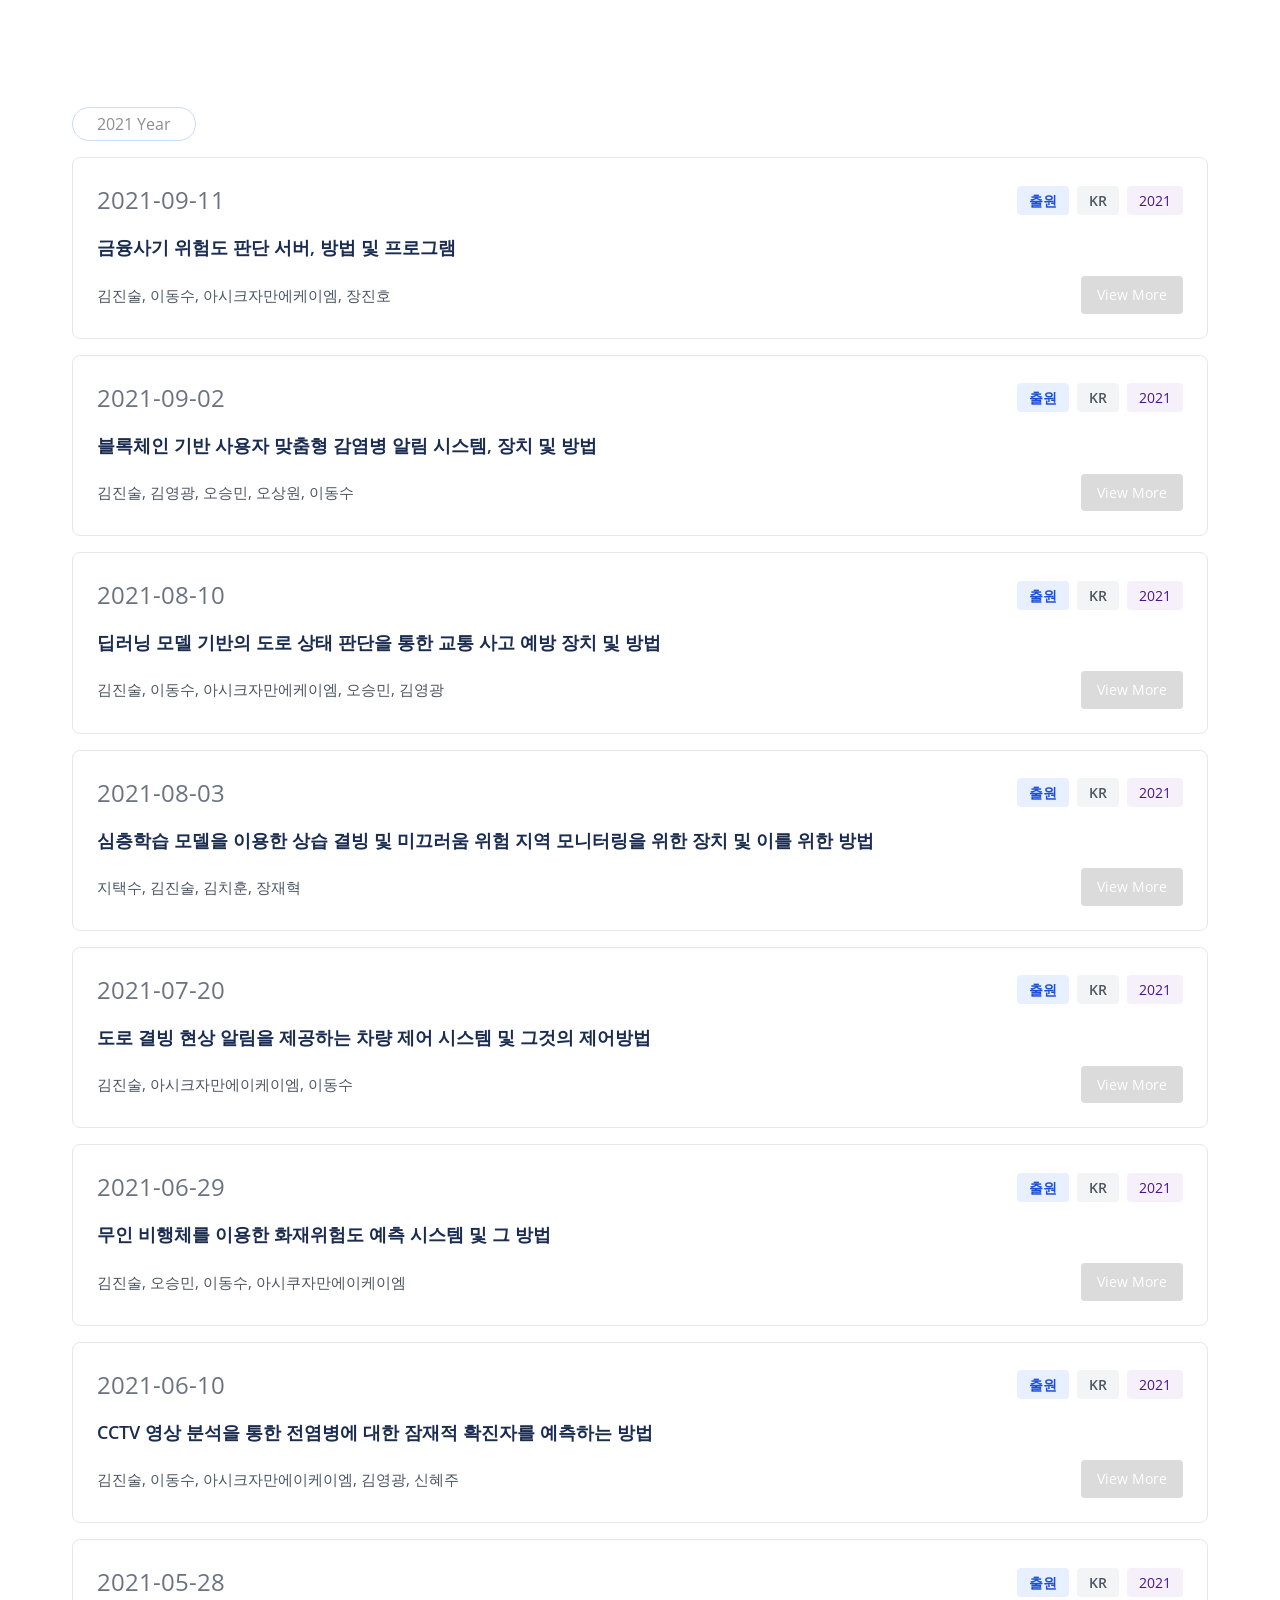
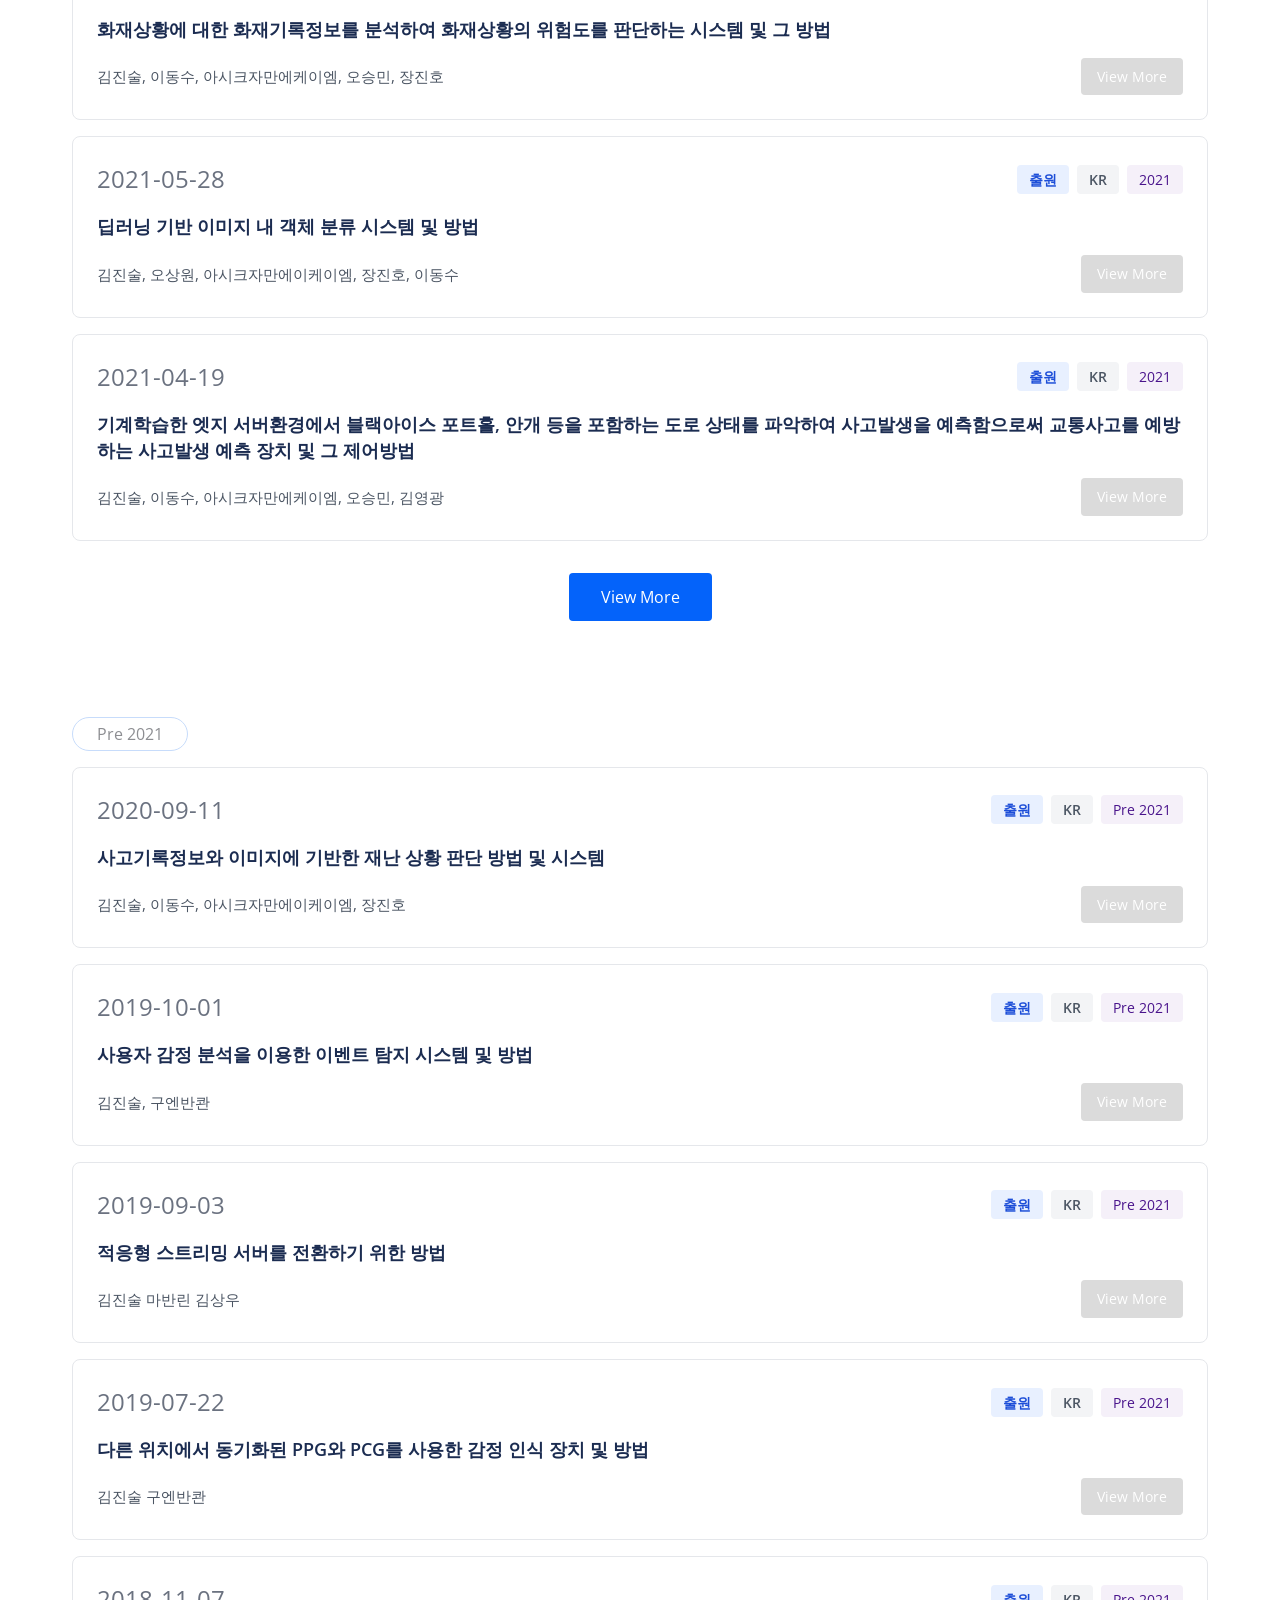
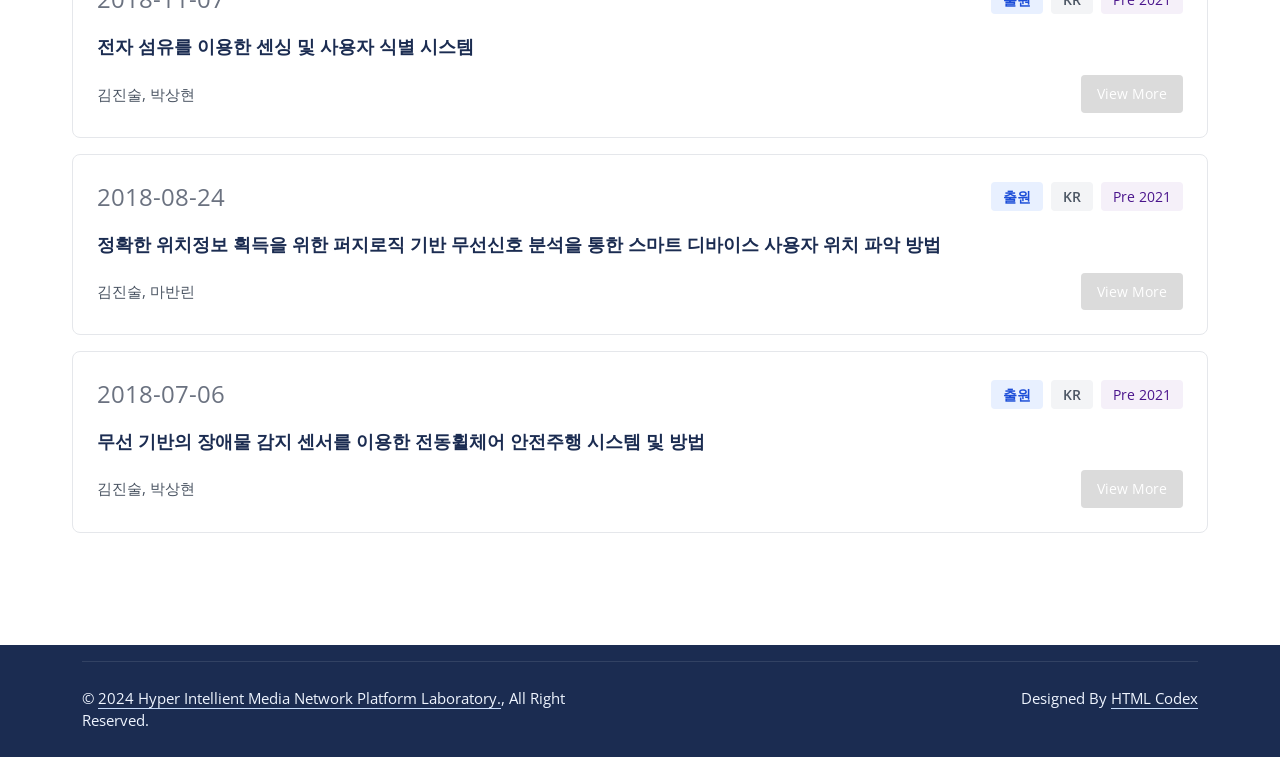
<file: patent.html>
<!DOCTYPE html>
<html lang="en">

<head>
    <meta charset="utf-8">
    <title>Hi-IoP | Patent</title>
    <meta content="" name="keywords">
    <meta content="" name="description">
    <meta name="viewport" content="width=device-width, initial-scale=1.0, maximum-scale=1.0, user-scalable=no">
    <link href="/img/hi_2.png" rel="icon">

    <link rel="preconnect" href="https://fonts.googleapis.com">
    <link rel="preconnect" href="https://fonts.gstatic.com" crossorigin>
    <link href="https://fonts.googleapis.com/css2?family=Open+Sans:wght@400;500&family=Roboto:wght@500;700;900&display=swap"
        rel="stylesheet">

    <link href="https://cdnjs.cloudflare.com/ajax/libs/font-awesome/6.0.0/css/all.min.css" rel="stylesheet">
    <link href="https://cdn.jsdelivr.net/npm/bootstrap-icons@1.4.1/font/bootstrap-icons.css" rel="stylesheet">

    <link href="/lib/animate/animate.min.css" rel="stylesheet">
    <link href="/lib/owlcarousel/assets/owl.carousel.min.css" rel="stylesheet">
    <link href="/lib/tempusdominus/css/tempusdominus-bootstrap-4.min.css" rel="stylesheet" />

    <link href="/css/bootstrap.min.css" rel="stylesheet">
    <link href="/css/style.css" rel="stylesheet">
    <link href="/static/site.css" rel="stylesheet">
    
</head>

<body>
    <!-- Spinner -->
    <div id="spinner"
        class="show bg-white position-fixed translate-middle w-100 vh-100 top-50 start-50 d-flex align-items-center justify-content-center">
        <div class="spinner-grow text-primary" style="width: 3rem; height: 3rem;" role="status">
            <span class="sr-only">Loading...</span>
        </div>
    </div>

    <!-- Navbar -->
    <nav class="navbar navbar-expand-lg bg-white navbar-light sticky-top p-0 wow fadeIn" data-wow-delay="0.1s">
        <a href="/" class="navbar-brand d-flex align-items-center px-4 px-lg-5">
            <img src="/img/Hi.png" alt="Hi-IoP Logo" style="height:50px; width:auto;">
        </a>
        <button type="button" class="navbar-toggler me-4" data-bs-toggle="collapse" data-bs-target="#navbarCollapse">
            <span class="navbar-toggler-icon"></span>
        </button>
        <div class="collapse navbar-collapse" id="navbarCollapse">
            <div class="navbar-nav ms-auto p-4 p-lg-0">
                <a href="/" class="nav-item nav-link ">About</a>
                <a href="/member" class="nav-item nav-link ">Member</a>
                <a href="/project" class="nav-item nav-link ">Project</a>
                <div class="nav-item dropdown">
                    <a href="#" class="nav-link dropdown-toggle "
                        data-bs-toggle="dropdown">Publication</a>
                    <div class="dropdown-menu rounded-0 rounded-bottom m-0">
                        <a href="/publication/in-jour" class="dropdown-item">International Journal</a>
                        <a href="/publication/dom-jour" class="dropdown-item">Domestic Journal</a>
                        <a href="/publication/in-conf" class="dropdown-item">International Conference</a>
                        <a href="/publication/dom-conf" class="dropdown-item">Domestic Conference</a>
                    </div>
                </div>
                <a href="/patent" class="nav-item nav-link active">Patent</a>
                <a href="/photo" class="nav-item nav-link ">Photo</a>
                
            </div>
        </div>
    </nav>

    
<!-- Page Header -->
<div class="container-fluid page-header py-5 mb-5 wow fadeIn" data-wow-delay="0.1s">
    <div class="container py-5">
        <h1 class="display-3 text-white mb-3 animated slideInDown">Patent</h1>
        
    </div>
</div>




<div class="patent-container">
    <p class="d-inline-block border rounded-pill py-1 px-4">2026 Year</p>
    <div class="js-paginate" data-page-size="10">
        
        
        <div class="patent-item">
            <div class="patent-header">
                <div class="patent-header-left">
                    <div class="patent-date" style="font-size:1.5rem">2026-07-28</div>
                </div>
                <div class="patent-tags">
                    
                    <span class="patent-status patent-status-registered">등록</span>
                    
                    
                    <span class="patent-country">KR</span>
                    
                    <span class="patent-year-tag">2026</span>
                </div>
            </div>
            <div class="patent-title">객체 탐지 기반 선호 객체 분석 및 광고 추천을 위한 장치 및 방법</div>
            <div class="patent-content">
                <div class="content-left">
                    <div class="patent-authors">김진술, 송재호</div>
                </div>
                
                <a href="#" class="patent-view-more disabled" onclick="return false;" target="_blank">View More</a>
                
            </div>
        </div>
        
        
        <div class="patent-item">
            <div class="patent-header">
                <div class="patent-header-left">
                    <div class="patent-date" style="font-size:1.5rem">2026-07-24</div>
                </div>
                <div class="patent-tags">
                    
                    <span class="patent-status patent-status-registered">등록</span>
                    
                    
                    <span class="patent-country">KR</span>
                    
                    <span class="patent-year-tag">2026</span>
                </div>
            </div>
            <div class="patent-title">이용자 선호 객체 개념에 따른 설명과 편집 가능한 광고 추천 시스템 및 방법</div>
            <div class="patent-content">
                <div class="content-left">
                    <div class="patent-authors">김진술, 송재호</div>
                </div>
                
                <a href="#" class="patent-view-more disabled" onclick="return false;" target="_blank">View More</a>
                
            </div>
        </div>
        
        
        <div class="patent-item">
            <div class="patent-header">
                <div class="patent-header-left">
                    <div class="patent-date" style="font-size:1.5rem">2026-05-11</div>
                </div>
                <div class="patent-tags">
                    
                    <span class="patent-status patent-status-filed">출원</span>
                    
                    
                    <span class="patent-country">KR</span>
                    
                    <span class="patent-year-tag">2026</span>
                </div>
            </div>
            <div class="patent-title">시간지연 관계 기반 근본 원인 분석 결과를 이용한 LLM 라벨링 장치 및 방법</div>
            <div class="patent-content">
                <div class="content-left">
                    <div class="patent-authors">김진술, 노주현</div>
                </div>
                
                <a href="#" class="patent-view-more disabled" onclick="return false;" target="_blank">View More</a>
                
            </div>
        </div>
        
        
        <div class="patent-item">
            <div class="patent-header">
                <div class="patent-header-left">
                    <div class="patent-date" style="font-size:1.5rem">2026-03-22</div>
                </div>
                <div class="patent-tags">
                    
                    <span class="patent-status patent-status-registered">등록</span>
                    
                    
                    <span class="patent-country">KR</span>
                    
                    <span class="patent-year-tag">2026</span>
                </div>
            </div>
            <div class="patent-title">지식 그래프를 이용한 네트워크 이상 탐지 및 원인 분석 장치 및 시스템</div>
            <div class="patent-content">
                <div class="content-left">
                    <div class="patent-authors">김진술, 이중훈</div>
                </div>
                
                <a href="#" class="patent-view-more disabled" onclick="return false;" target="_blank">View More</a>
                
            </div>
        </div>
        
        
        <div class="patent-item">
            <div class="patent-header">
                <div class="patent-header-left">
                    <div class="patent-date" style="font-size:1.5rem">2026-02-19</div>
                </div>
                <div class="patent-tags">
                    
                    <span class="patent-status patent-status-registered">등록</span>
                    
                    
                    <span class="patent-country">KR</span>
                    
                    <span class="patent-year-tag">2026</span>
                </div>
            </div>
            <div class="patent-title">설명 가능한 인과관계 그래프 및 지식 그래프 기반의 장애 근본 원인 분석시스템 및 그 제어 방법</div>
            <div class="patent-content">
                <div class="content-left">
                    <div class="patent-authors">김진술, 노주현, 이지훈</div>
                </div>
                
                <a href="#" class="patent-view-more disabled" onclick="return false;" target="_blank">View More</a>
                
            </div>
        </div>
        
        
        <div class="patent-item">
            <div class="patent-header">
                <div class="patent-header-left">
                    <div class="patent-date" style="font-size:1.5rem">2026-01-06</div>
                </div>
                <div class="patent-tags">
                    
                    <span class="patent-status patent-status-registered">등록</span>
                    
                    
                    <span class="patent-country">KR</span>
                    
                    <span class="patent-year-tag">2026</span>
                </div>
            </div>
            <div class="patent-title">다변량 시계열 데이터의 이상 탐지를 위한 패치 기반 자기지도 학습 장치 및 방법</div>
            <div class="patent-content">
                <div class="content-left">
                    <div class="patent-authors">김진술, 오승민</div>
                </div>
                
                <a href="#" class="patent-view-more disabled" onclick="return false;" target="_blank">View More</a>
                
            </div>
        </div>
        
    </div>
    <div class="load-more">
        <button class="load-more-btn js-load-more hidden">View More</button>
    </div>
</div>



<div class="patent-container">
    <p class="d-inline-block border rounded-pill py-1 px-4">2025 Year</p>
    <div class="js-paginate" data-page-size="10">
        
        
        <div class="patent-item">
            <div class="patent-header">
                <div class="patent-header-left">
                    <div class="patent-date" style="font-size:1.5rem">2025-12-17</div>
                </div>
                <div class="patent-tags">
                    
                    <span class="patent-status patent-status-filed">출원</span>
                    
                    
                    <span class="patent-country">USPTO(미국)</span>
                    
                    <span class="patent-year-tag">2025</span>
                </div>
            </div>
            <div class="patent-title">SYSTEM AND METHOD FOR DYNAMIC REDUNDANCY-AWARE BLOCKCHAIN-BASED PARTIAL COMPUTATION OFFLOADING FOR METAVERSE WITHIN COMPUTING ENVIRIONMENT IN NETWORK</div>
            <div class="patent-content">
                <div class="content-left">
                    <div class="patent-authors">김진술, Ibrahim Aliyu, 오상원, 이지훈, 이중훈</div>
                </div>
                
                <a href="#" class="patent-view-more disabled" onclick="return false;" target="_blank">View More</a>
                
            </div>
        </div>
        
        
        <div class="patent-item">
            <div class="patent-header">
                <div class="patent-header-left">
                    <div class="patent-date" style="font-size:1.5rem">2025-12-15</div>
                </div>
                <div class="patent-tags">
                    
                    <span class="patent-status patent-status-filed">출원</span>
                    
                    
                    <span class="patent-country">USPTO(미국)</span>
                    
                    <span class="patent-year-tag">2025</span>
                </div>
            </div>
            <div class="patent-title">PATCH-BASED SELF-SUPERVISED LEARNING DEVICE AND METHOD FOR ANOMALY DETECTION IN MULTIVARIATE TIME SERIES DATA</div>
            <div class="patent-content">
                <div class="content-left">
                    <div class="patent-authors">김진술 오승민</div>
                </div>
                
                <a href="#" class="patent-view-more disabled" onclick="return false;" target="_blank">View More</a>
                
            </div>
        </div>
        
        
        <div class="patent-item">
            <div class="patent-header">
                <div class="patent-header-left">
                    <div class="patent-date" style="font-size:1.5rem">2025-11-21</div>
                </div>
                <div class="patent-tags">
                    
                    <span class="patent-status patent-status-filed">출원</span>
                    
                    
                    <span class="patent-country">KR</span>
                    
                    <span class="patent-year-tag">2025</span>
                </div>
            </div>
            <div class="patent-title">의료영상의 실시간 입자 기반 멀티유닛 3차원 렌더링 시스템 및 방법</div>
            <div class="patent-content">
                <div class="content-left">
                    <div class="patent-authors">김진술, 김도연</div>
                </div>
                
                <a href="#" class="patent-view-more disabled" onclick="return false;" target="_blank">View More</a>
                
            </div>
        </div>
        
        
        <div class="patent-item">
            <div class="patent-header">
                <div class="patent-header-left">
                    <div class="patent-date" style="font-size:1.5rem">2025-09-04</div>
                </div>
                <div class="patent-tags">
                    
                    <span class="patent-status patent-status-registered">등록</span>
                    
                    
                    <span class="patent-country">KR</span>
                    
                    <span class="patent-year-tag">2025</span>
                </div>
            </div>
            <div class="patent-title">시간 지연 신호 보상을 위한 심층 강화학습 알고리즘 기반의 로봇 시스템 및 로봇 제어 시스템</div>
            <div class="patent-content">
                <div class="content-left">
                    <div class="patent-authors">김진술, 이영우</div>
                </div>
                
                <a href="#" class="patent-view-more disabled" onclick="return false;" target="_blank">View More</a>
                
            </div>
        </div>
        
        
        <div class="patent-item">
            <div class="patent-header">
                <div class="patent-header-left">
                    <div class="patent-date" style="font-size:1.5rem">2025-05-19</div>
                </div>
                <div class="patent-tags">
                    
                    <span class="patent-status patent-status-registered">등록</span>
                    
                    
                    <span class="patent-country">KR</span>
                    
                    <span class="patent-year-tag">2025</span>
                </div>
            </div>
            <div class="patent-title">인네트워크 컴퓨팅 환경 내 메타버스를 위한 동적 중복성 인식 블록체인 기반 부분 연산 오프로딩 시스템 및 방법</div>
            <div class="patent-content">
                <div class="content-left">
                    <div class="patent-authors">김진술, Ibrahim Aliyu, 오상원, 이지훈, 이중훈, 양병석</div>
                </div>
                
                <a href="#" class="patent-view-more disabled" onclick="return false;" target="_blank">View More</a>
                
            </div>
        </div>
        
        
        <div class="patent-item">
            <div class="patent-header">
                <div class="patent-header-left">
                    <div class="patent-date" style="font-size:1.5rem">2025-04-02</div>
                </div>
                <div class="patent-tags">
                    
                    <span class="patent-status patent-status-registered">등록</span>
                    
                    
                    <span class="patent-country">KR</span>
                    
                    <span class="patent-year-tag">2025</span>
                </div>
            </div>
            <div class="patent-title">입자 기반 시뮬레이션을 통한 대규모 메타버스 플랫폼의 클라이언트 측 플레이어 렌더링 관리 및 최적화 장치, 방법</div>
            <div class="patent-content">
                <div class="content-left">
                    <div class="patent-authors">김진술, 정광무</div>
                </div>
                
                <a href="#" class="patent-view-more disabled" onclick="return false;" target="_blank">View More</a>
                
            </div>
        </div>
        
        
        <div class="patent-item">
            <div class="patent-header">
                <div class="patent-header-left">
                    <div class="patent-date" style="font-size:1.5rem">2025-02-03</div>
                </div>
                <div class="patent-tags">
                    
                    <span class="patent-status patent-status-registered">등록</span>
                    
                    
                    <span class="patent-country">KR</span>
                    
                    <span class="patent-year-tag">2025</span>
                </div>
            </div>
            <div class="patent-title">이미지 기반으로 물품의 불량 여부를 결정하는 엣지 컴퓨팅 시스템 및 그의 중앙 클라우드 서버</div>
            <div class="patent-content">
                <div class="content-left">
                    <div class="patent-authors">김진술, 오승민</div>
                </div>
                
                <a href="#" class="patent-view-more disabled" onclick="return false;" target="_blank">View More</a>
                
            </div>
        </div>
        
    </div>
    <div class="load-more">
        <button class="load-more-btn js-load-more hidden">View More</button>
    </div>
</div>



<div class="patent-container">
    <p class="d-inline-block border rounded-pill py-1 px-4">2024 Year</p>
    <div class="js-paginate" data-page-size="10">
        
        
        <div class="patent-item">
            <div class="patent-header">
                <div class="patent-header-left">
                    <div class="patent-date" style="font-size:1.5rem">2024-12-27</div>
                </div>
                <div class="patent-tags">
                    
                    <span class="patent-status patent-status-filed">출원</span>
                    
                    
                    <span class="patent-country">PCT</span>
                    
                    <span class="patent-year-tag">2024</span>
                </div>
            </div>
            <div class="patent-title">인네트워크 컴퓨팅 환경 내 메타버스를 위한 동적 중복성 인식 블록체인 기반 부분 연산 오프로딩 시스템 및 방법</div>
            <div class="patent-content">
                <div class="content-left">
                    <div class="patent-authors">김진술, Ibrahim Aliyu, 오상원, 이지훈, 이중훈, 양병석</div>
                </div>
                
                <a href="#" class="patent-view-more disabled" onclick="return false;" target="_blank">View More</a>
                
            </div>
        </div>
        
        
        <div class="patent-item">
            <div class="patent-header">
                <div class="patent-header-left">
                    <div class="patent-date" style="font-size:1.5rem">2024-07-07</div>
                </div>
                <div class="patent-tags">
                    
                    <span class="patent-status patent-status-registered">등록</span>
                    
                    
                    <span class="patent-country">KR</span>
                    
                    <span class="patent-year-tag">2024</span>
                </div>
            </div>
            <div class="patent-title">MQTT 기반 모빌리티 관리 시스템, 방법 및 프로그램</div>
            <div class="patent-content">
                <div class="content-left">
                    <div class="patent-authors">김진술, 오상원</div>
                </div>
                
                <a href="#" class="patent-view-more disabled" onclick="return false;" target="_blank">View More</a>
                
            </div>
        </div>
        
        
        <div class="patent-item">
            <div class="patent-header">
                <div class="patent-header-left">
                    <div class="patent-date" style="font-size:1.5rem">2024-03-18</div>
                </div>
                <div class="patent-tags">
                    
                    <span class="patent-status patent-status-filed">출원</span>
                    
                    
                    <span class="patent-country">KR</span>
                    
                    <span class="patent-year-tag">2024</span>
                </div>
            </div>
            <div class="patent-title">말단 엣지 디바이스 기반 데이터 이상 탐지 및 결손 데이터 보완을 통한 전력소비 예측 장치 및 방법</div>
            <div class="patent-content">
                <div class="content-left">
                    <div class="patent-authors">김진술 오승민</div>
                </div>
                
                <a href="#" class="patent-view-more disabled" onclick="return false;" target="_blank">View More</a>
                
            </div>
        </div>
        
        
        <div class="patent-item">
            <div class="patent-header">
                <div class="patent-header-left">
                    <div class="patent-date" style="font-size:1.5rem">2024-02-13</div>
                </div>
                <div class="patent-tags">
                    
                    <span class="patent-status patent-status-filed">출원</span>
                    
                    
                    <span class="patent-country">KR</span>
                    
                    <span class="patent-year-tag">2024</span>
                </div>
            </div>
            <div class="patent-title">에너지 데이터를 활용하기 위한 유전 알고리즘 기반 엣지 컴퓨팅 내 개인화된 딥러닝 모델 운용 방법과 시스템</div>
            <div class="patent-content">
                <div class="content-left">
                    <div class="patent-authors">김진술 오승민</div>
                </div>
                
                <a href="#" class="patent-view-more disabled" onclick="return false;" target="_blank">View More</a>
                
            </div>
        </div>
        
    </div>
    <div class="load-more">
        <button class="load-more-btn js-load-more hidden">View More</button>
    </div>
</div>



<div class="patent-container">
    <p class="d-inline-block border rounded-pill py-1 px-4">2023 Year</p>
    <div class="js-paginate" data-page-size="10">
        
        
        <div class="patent-item">
            <div class="patent-header">
                <div class="patent-header-left">
                    <div class="patent-date" style="font-size:1.5rem">2023-12-13</div>
                </div>
                <div class="patent-tags">
                    
                    <span class="patent-status patent-status-filed">출원</span>
                    
                    
                    <span class="patent-country">KR</span>
                    
                    <span class="patent-year-tag">2023</span>
                </div>
            </div>
            <div class="patent-title">시계열 기반 전력 데이터의 이상 탐지 방법 및 이를 위한 장치</div>
            <div class="patent-content">
                <div class="content-left">
                    <div class="patent-authors">김진술 오상원</div>
                </div>
                
                <a href="#" class="patent-view-more disabled" onclick="return false;" target="_blank">View More</a>
                
            </div>
        </div>
        
        
        <div class="patent-item">
            <div class="patent-header">
                <div class="patent-header-left">
                    <div class="patent-date" style="font-size:1.5rem">2023-08-21</div>
                </div>
                <div class="patent-tags">
                    
                    <span class="patent-status patent-status-filed">출원</span>
                    
                    
                    <span class="patent-country">KR</span>
                    
                    <span class="patent-year-tag">2023</span>
                </div>
            </div>
            <div class="patent-title">블록체인 기반 전력소비예측 인공지능 모델 거래 시스템, 방법 및 프로그램</div>
            <div class="patent-content">
                <div class="content-left">
                    <div class="patent-authors">김진술, 신혜주</div>
                </div>
                
                <a href="#" class="patent-view-more disabled" onclick="return false;" target="_blank">View More</a>
                
            </div>
        </div>
        
    </div>
    <div class="load-more">
        <button class="load-more-btn js-load-more hidden">View More</button>
    </div>
</div>



<div class="patent-container">
    <p class="d-inline-block border rounded-pill py-1 px-4">2022 Year</p>
    <div class="js-paginate" data-page-size="10">
        
    </div>
    <div class="load-more">
        <button class="load-more-btn js-load-more hidden">View More</button>
    </div>
</div>



<div class="patent-container">
    <p class="d-inline-block border rounded-pill py-1 px-4">2021 Year</p>
    <div class="js-paginate" data-page-size="10">
        
        
        <div class="patent-item">
            <div class="patent-header">
                <div class="patent-header-left">
                    <div class="patent-date" style="font-size:1.5rem">2021-09-11</div>
                </div>
                <div class="patent-tags">
                    
                    <span class="patent-status patent-status-filed">출원</span>
                    
                    
                    <span class="patent-country">KR</span>
                    
                    <span class="patent-year-tag">2021</span>
                </div>
            </div>
            <div class="patent-title">금융사기 위험도 판단 서버, 방법 및 프로그램</div>
            <div class="patent-content">
                <div class="content-left">
                    <div class="patent-authors">김진술, 이동수, 아시크자만에케이엠, 장진호</div>
                </div>
                
                <a href="#" class="patent-view-more disabled" onclick="return false;" target="_blank">View More</a>
                
            </div>
        </div>
        
        
        <div class="patent-item">
            <div class="patent-header">
                <div class="patent-header-left">
                    <div class="patent-date" style="font-size:1.5rem">2021-09-02</div>
                </div>
                <div class="patent-tags">
                    
                    <span class="patent-status patent-status-filed">출원</span>
                    
                    
                    <span class="patent-country">KR</span>
                    
                    <span class="patent-year-tag">2021</span>
                </div>
            </div>
            <div class="patent-title">블록체인 기반 사용자 맞춤형 감염병 알림 시스템, 장치 및 방법</div>
            <div class="patent-content">
                <div class="content-left">
                    <div class="patent-authors">김진술, 김영광, 오승민, 오상원, 이동수</div>
                </div>
                
                <a href="#" class="patent-view-more disabled" onclick="return false;" target="_blank">View More</a>
                
            </div>
        </div>
        
        
        <div class="patent-item">
            <div class="patent-header">
                <div class="patent-header-left">
                    <div class="patent-date" style="font-size:1.5rem">2021-08-10</div>
                </div>
                <div class="patent-tags">
                    
                    <span class="patent-status patent-status-filed">출원</span>
                    
                    
                    <span class="patent-country">KR</span>
                    
                    <span class="patent-year-tag">2021</span>
                </div>
            </div>
            <div class="patent-title">딥러닝 모델 기반의 도로 상태 판단을 통한 교통 사고 예방 장치 및 방법</div>
            <div class="patent-content">
                <div class="content-left">
                    <div class="patent-authors">김진술, 이동수, 아시크자만에케이엠, 오승민, 김영광</div>
                </div>
                
                <a href="#" class="patent-view-more disabled" onclick="return false;" target="_blank">View More</a>
                
            </div>
        </div>
        
        
        <div class="patent-item">
            <div class="patent-header">
                <div class="patent-header-left">
                    <div class="patent-date" style="font-size:1.5rem">2021-08-03</div>
                </div>
                <div class="patent-tags">
                    
                    <span class="patent-status patent-status-filed">출원</span>
                    
                    
                    <span class="patent-country">KR</span>
                    
                    <span class="patent-year-tag">2021</span>
                </div>
            </div>
            <div class="patent-title">심층학습 모델을 이용한 상습 결빙 및 미끄러움 위험 지역 모니터링을 위한 장치 및 이를 위한 방법</div>
            <div class="patent-content">
                <div class="content-left">
                    <div class="patent-authors">지택수, 김진술, 김치훈, 장재혁</div>
                </div>
                
                <a href="#" class="patent-view-more disabled" onclick="return false;" target="_blank">View More</a>
                
            </div>
        </div>
        
        
        <div class="patent-item">
            <div class="patent-header">
                <div class="patent-header-left">
                    <div class="patent-date" style="font-size:1.5rem">2021-07-20</div>
                </div>
                <div class="patent-tags">
                    
                    <span class="patent-status patent-status-filed">출원</span>
                    
                    
                    <span class="patent-country">KR</span>
                    
                    <span class="patent-year-tag">2021</span>
                </div>
            </div>
            <div class="patent-title">도로 결빙 현상 알림을 제공하는 차량 제어 시스템 및 그것의 제어방법</div>
            <div class="patent-content">
                <div class="content-left">
                    <div class="patent-authors">김진술, 아시크자만에이케이엠, 이동수</div>
                </div>
                
                <a href="#" class="patent-view-more disabled" onclick="return false;" target="_blank">View More</a>
                
            </div>
        </div>
        
        
        <div class="patent-item">
            <div class="patent-header">
                <div class="patent-header-left">
                    <div class="patent-date" style="font-size:1.5rem">2021-06-29</div>
                </div>
                <div class="patent-tags">
                    
                    <span class="patent-status patent-status-filed">출원</span>
                    
                    
                    <span class="patent-country">KR</span>
                    
                    <span class="patent-year-tag">2021</span>
                </div>
            </div>
            <div class="patent-title">무인 비행체를 이용한 화재위험도 예측 시스템 및 그 방법</div>
            <div class="patent-content">
                <div class="content-left">
                    <div class="patent-authors">김진술, 오승민, 이동수, 아시쿠자만에이케이엠</div>
                </div>
                
                <a href="#" class="patent-view-more disabled" onclick="return false;" target="_blank">View More</a>
                
            </div>
        </div>
        
        
        <div class="patent-item">
            <div class="patent-header">
                <div class="patent-header-left">
                    <div class="patent-date" style="font-size:1.5rem">2021-06-10</div>
                </div>
                <div class="patent-tags">
                    
                    <span class="patent-status patent-status-filed">출원</span>
                    
                    
                    <span class="patent-country">KR</span>
                    
                    <span class="patent-year-tag">2021</span>
                </div>
            </div>
            <div class="patent-title"> CCTV 영상 분석을 통한 전염병에 대한 잠재적 확진자를 예측하는 방법</div>
            <div class="patent-content">
                <div class="content-left">
                    <div class="patent-authors">김진술, 이동수, 아시크자만에이케이엠, 김영광, 신혜주</div>
                </div>
                
                <a href="#" class="patent-view-more disabled" onclick="return false;" target="_blank">View More</a>
                
            </div>
        </div>
        
        
        <div class="patent-item">
            <div class="patent-header">
                <div class="patent-header-left">
                    <div class="patent-date" style="font-size:1.5rem">2021-05-28</div>
                </div>
                <div class="patent-tags">
                    
                    <span class="patent-status patent-status-filed">출원</span>
                    
                    
                    <span class="patent-country">KR</span>
                    
                    <span class="patent-year-tag">2021</span>
                </div>
            </div>
            <div class="patent-title">화재상황에 대한 화재기록정보를 분석하여 화재상황의 위험도를 판단하는 시스템 및 그 방법</div>
            <div class="patent-content">
                <div class="content-left">
                    <div class="patent-authors">김진술, 이동수, 아시크자만에케이엠, 오승민, 장진호</div>
                </div>
                
                <a href="#" class="patent-view-more disabled" onclick="return false;" target="_blank">View More</a>
                
            </div>
        </div>
        
        
        <div class="patent-item">
            <div class="patent-header">
                <div class="patent-header-left">
                    <div class="patent-date" style="font-size:1.5rem">2021-05-28</div>
                </div>
                <div class="patent-tags">
                    
                    <span class="patent-status patent-status-filed">출원</span>
                    
                    
                    <span class="patent-country">KR</span>
                    
                    <span class="patent-year-tag">2021</span>
                </div>
            </div>
            <div class="patent-title">딥러닝 기반 이미지 내 객체 분류 시스템 및 방법</div>
            <div class="patent-content">
                <div class="content-left">
                    <div class="patent-authors">김진술, 오상원, 아시크자만에이케이엠, 장진호, 이동수</div>
                </div>
                
                <a href="#" class="patent-view-more disabled" onclick="return false;" target="_blank">View More</a>
                
            </div>
        </div>
        
        
        <div class="patent-item">
            <div class="patent-header">
                <div class="patent-header-left">
                    <div class="patent-date" style="font-size:1.5rem">2021-04-19</div>
                </div>
                <div class="patent-tags">
                    
                    <span class="patent-status patent-status-filed">출원</span>
                    
                    
                    <span class="patent-country">KR</span>
                    
                    <span class="patent-year-tag">2021</span>
                </div>
            </div>
            <div class="patent-title">기계학습한 엣지 서버환경에서 블랙아이스 포트홀, 안개 등을 포함하는 도로 상태를 파악하여 사고발생을 예측함으로써 교통사고를 예방하는 사고발생 예측 장치 및 그 제어방법</div>
            <div class="patent-content">
                <div class="content-left">
                    <div class="patent-authors">김진술, 이동수, 아시크자만에케이엠, 오승민, 김영광</div>
                </div>
                
                <a href="#" class="patent-view-more disabled" onclick="return false;" target="_blank">View More</a>
                
            </div>
        </div>
        
        
        <div class="patent-item">
            <div class="patent-header">
                <div class="patent-header-left">
                    <div class="patent-date" style="font-size:1.5rem">2021-02-26</div>
                </div>
                <div class="patent-tags">
                    
                    <span class="patent-status patent-status-unknown">상태 미지정</span>
                    
                    
                    <span class="patent-year-tag">2021</span>
                </div>
            </div>
            <div class="patent-title">심층학습 모델을 이용한 상습 결빙 및 미끄러움 위험 지역 모니터링을 위한 장치 및 이를 위한 방법</div>
            <div class="patent-content">
                <div class="content-left">
                    <div class="patent-authors">김진술</div>
                </div>
                
                <a href="#" class="patent-view-more disabled" onclick="return false;" target="_blank">View More</a>
                
            </div>
        </div>
        
        
        <div class="patent-item">
            <div class="patent-header">
                <div class="patent-header-left">
                    <div class="patent-date" style="font-size:1.5rem">2021-02-26</div>
                </div>
                <div class="patent-tags">
                    
                    <span class="patent-status patent-status-filed">출원</span>
                    
                    
                    <span class="patent-country">PCT</span>
                    
                    <span class="patent-year-tag">2021</span>
                </div>
            </div>
            <div class="patent-title">DEVICE FOR MONITORING AREA PRONE TO FREEZING AND RISK OF SLIPPAGE USING DEEP LEARNING MODEL, AND METHOD THEREFOR</div>
            <div class="patent-content">
                <div class="content-left">
                    <div class="patent-authors">김진술, 지택수, 김치훈, 장재혁</div>
                </div>
                
                <a href="#" class="patent-view-more disabled" onclick="return false;" target="_blank">View More</a>
                
            </div>
        </div>
        
        
        <div class="patent-item">
            <div class="patent-header">
                <div class="patent-header-left">
                    <div class="patent-date" style="font-size:1.5rem">2021-01-28</div>
                </div>
                <div class="patent-tags">
                    
                    <span class="patent-status patent-status-filed">출원</span>
                    
                    
                    <span class="patent-country">KR</span>
                    
                    <span class="patent-year-tag">2021</span>
                </div>
            </div>
            <div class="patent-title">네트워크 서비스를 위한 이미지 품질 평가 시스템 및 그 방법</div>
            <div class="patent-content">
                <div class="content-left">
                    <div class="patent-authors">김진술, 아시크자만에이케이엠, 이동수, 오승민, 김상우</div>
                </div>
                
                <a href="#" class="patent-view-more disabled" onclick="return false;" target="_blank">View More</a>
                
            </div>
        </div>
        
        
        <div class="patent-item">
            <div class="patent-header">
                <div class="patent-header-left">
                    <div class="patent-date" style="font-size:1.5rem">2021-01-25</div>
                </div>
                <div class="patent-tags">
                    
                    <span class="patent-status patent-status-unknown">상태 미지정</span>
                    
                    
                    <span class="patent-year-tag">2021</span>
                </div>
            </div>
            <div class="patent-title">기계학습한 엣지 서버환경에서 블랙아이스, 포트홀, 안개 등을 포함하는 도로상태를 파악하여 사고발생을 예측함으로써 교통사고를 예방하는 사고발생 예측 장치 및 그 제어 방법</div>
            <div class="patent-content">
                <div class="content-left">
                    <div class="patent-authors">김진술, 이동수, ASIQUZZAMAN AKM, 오승민, 김영광</div>
                </div>
                
                <a href="https://patents.google.com/patent/KR102244143B1/ko" class="patent-view-more" target="_blank">View More</a>
                
            </div>
        </div>
        
    </div>
    <div class="load-more">
        <button class="load-more-btn js-load-more hidden">View More</button>
    </div>
</div>



<div class="patent-container">
    <p class="d-inline-block border rounded-pill py-1 px-4">Pre 2021</p>
    <div class="js-paginate" data-page-size="10">
        
        
        <div class="patent-item">
            <div class="patent-header">
                <div class="patent-header-left">
                    <div class="patent-date" style="font-size:1.5rem">2020-09-11</div>
                </div>
                <div class="patent-tags">
                    
                    <span class="patent-status patent-status-filed">출원</span>
                    
                    
                    <span class="patent-country">KR</span>
                    
                    <span class="patent-year-tag">Pre 2021</span>
                </div>
            </div>
            <div class="patent-title">사고기록정보와 이미지에 기반한 재난 상황 판단 방법 및 시스템</div>
            <div class="patent-content">
                <div class="content-left">
                    <div class="patent-authors">김진술, 이동수, 아시크자만에이케이엠, 장진호</div>
                </div>
                
                <a href="#" class="patent-view-more disabled" onclick="return false;" target="_blank">View More</a>
                
            </div>
        </div>
        
        
        <div class="patent-item">
            <div class="patent-header">
                <div class="patent-header-left">
                    <div class="patent-date" style="font-size:1.5rem">2019-10-01</div>
                </div>
                <div class="patent-tags">
                    
                    <span class="patent-status patent-status-filed">출원</span>
                    
                    
                    <span class="patent-country">KR</span>
                    
                    <span class="patent-year-tag">Pre 2021</span>
                </div>
            </div>
            <div class="patent-title">사용자 감정 분석을 이용한 이벤트 탐지 시스템 및 방법</div>
            <div class="patent-content">
                <div class="content-left">
                    <div class="patent-authors">김진술, 구엔반콴</div>
                </div>
                
                <a href="#" class="patent-view-more disabled" onclick="return false;" target="_blank">View More</a>
                
            </div>
        </div>
        
        
        <div class="patent-item">
            <div class="patent-header">
                <div class="patent-header-left">
                    <div class="patent-date" style="font-size:1.5rem">2019-09-03</div>
                </div>
                <div class="patent-tags">
                    
                    <span class="patent-status patent-status-filed">출원</span>
                    
                    
                    <span class="patent-country">KR</span>
                    
                    <span class="patent-year-tag">Pre 2021</span>
                </div>
            </div>
            <div class="patent-title">적응형 스트리밍 서버를 전환하기 위한 방법</div>
            <div class="patent-content">
                <div class="content-left">
                    <div class="patent-authors">김진술 마반린 김상우</div>
                </div>
                
                <a href="#" class="patent-view-more disabled" onclick="return false;" target="_blank">View More</a>
                
            </div>
        </div>
        
        
        <div class="patent-item">
            <div class="patent-header">
                <div class="patent-header-left">
                    <div class="patent-date" style="font-size:1.5rem">2019-07-22</div>
                </div>
                <div class="patent-tags">
                    
                    <span class="patent-status patent-status-filed">출원</span>
                    
                    
                    <span class="patent-country">KR</span>
                    
                    <span class="patent-year-tag">Pre 2021</span>
                </div>
            </div>
            <div class="patent-title">다른 위치에서 동기화된 PPG와 PCG를 사용한 감정 인식 장치 및 방법</div>
            <div class="patent-content">
                <div class="content-left">
                    <div class="patent-authors">김진술 구엔반콴</div>
                </div>
                
                <a href="#" class="patent-view-more disabled" onclick="return false;" target="_blank">View More</a>
                
            </div>
        </div>
        
        
        <div class="patent-item">
            <div class="patent-header">
                <div class="patent-header-left">
                    <div class="patent-date" style="font-size:1.5rem">2018-11-07</div>
                </div>
                <div class="patent-tags">
                    
                    <span class="patent-status patent-status-filed">출원</span>
                    
                    
                    <span class="patent-country">KR</span>
                    
                    <span class="patent-year-tag">Pre 2021</span>
                </div>
            </div>
            <div class="patent-title">전자 섬유를 이용한 센싱 및 사용자 식별 시스템</div>
            <div class="patent-content">
                <div class="content-left">
                    <div class="patent-authors">김진술, 박상현</div>
                </div>
                
                <a href="#" class="patent-view-more disabled" onclick="return false;" target="_blank">View More</a>
                
            </div>
        </div>
        
        
        <div class="patent-item">
            <div class="patent-header">
                <div class="patent-header-left">
                    <div class="patent-date" style="font-size:1.5rem">2018-08-24</div>
                </div>
                <div class="patent-tags">
                    
                    <span class="patent-status patent-status-filed">출원</span>
                    
                    
                    <span class="patent-country">KR</span>
                    
                    <span class="patent-year-tag">Pre 2021</span>
                </div>
            </div>
            <div class="patent-title">정확한 위치정보 획득을 위한 퍼지로직 기반 무선신호 분석을 통한 스마트 디바이스 사용자 위치 파악 방법</div>
            <div class="patent-content">
                <div class="content-left">
                    <div class="patent-authors">김진술, 마반린</div>
                </div>
                
                <a href="#" class="patent-view-more disabled" onclick="return false;" target="_blank">View More</a>
                
            </div>
        </div>
        
        
        <div class="patent-item">
            <div class="patent-header">
                <div class="patent-header-left">
                    <div class="patent-date" style="font-size:1.5rem">2018-07-06</div>
                </div>
                <div class="patent-tags">
                    
                    <span class="patent-status patent-status-filed">출원</span>
                    
                    
                    <span class="patent-country">KR</span>
                    
                    <span class="patent-year-tag">Pre 2021</span>
                </div>
            </div>
            <div class="patent-title">무선 기반의 장애물 감지 센서를 이용한 전동휠체어 안전주행 시스템 및 방법</div>
            <div class="patent-content">
                <div class="content-left">
                    <div class="patent-authors">김진술, 박상현</div>
                </div>
                
                <a href="#" class="patent-view-more disabled" onclick="return false;" target="_blank">View More</a>
                
            </div>
        </div>
        
    </div>
    <div class="load-more">
        <button class="load-more-btn js-load-more hidden">View More</button>
    </div>
</div>



    <!-- Footer -->
    <div class="container-fluid bg-dark text-light footer mt-5 pt-3 wow fadeIn" data-wow-delay="0.1s">
        <div class="container">
            <div class="copyright">
                <div class="row">
                    <div class="col-md-6 text-center text-md-start mb-3 mb-md-0">
                        &copy; <a class="border-bottom" href="#">2024 Hyper Intellient Media Network Platform
                            Laboratory.</a>, All Right Reserved.
                    </div>
                    <div class="col-md-6 text-center text-md-end">
                        Designed By <a class="border-bottom" href="https://htmlcodex.com">HTML Codex</a>
                    </div>
                </div>
            </div>
        </div>
    </div>

    <script src="https://code.jquery.com/jquery-3.4.1.min.js"></script>
    <script src="https://cdn.jsdelivr.net/npm/bootstrap@5.0.0/dist/js/bootstrap.bundle.min.js"></script>
    <script src="/lib/wow/wow.min.js"></script>
    <script src="/lib/easing/easing.min.js"></script>
    <script src="/lib/waypoints/waypoints.min.js"></script>
    <script src="/lib/counterup/counterup.min.js"></script>
    <script src="/lib/owlcarousel/owl.carousel.min.js"></script>
    <script src="/lib/tempusdominus/js/moment.min.js"></script>
    <script src="/lib/tempusdominus/js/moment-timezone.min.js"></script>
    <script src="/lib/tempusdominus/js/tempusdominus-bootstrap-4.min.js"></script>
    <script src="/js/main.js"></script>
    <script src="/static/site.js"></script>
    
</body>

</html>
</file>
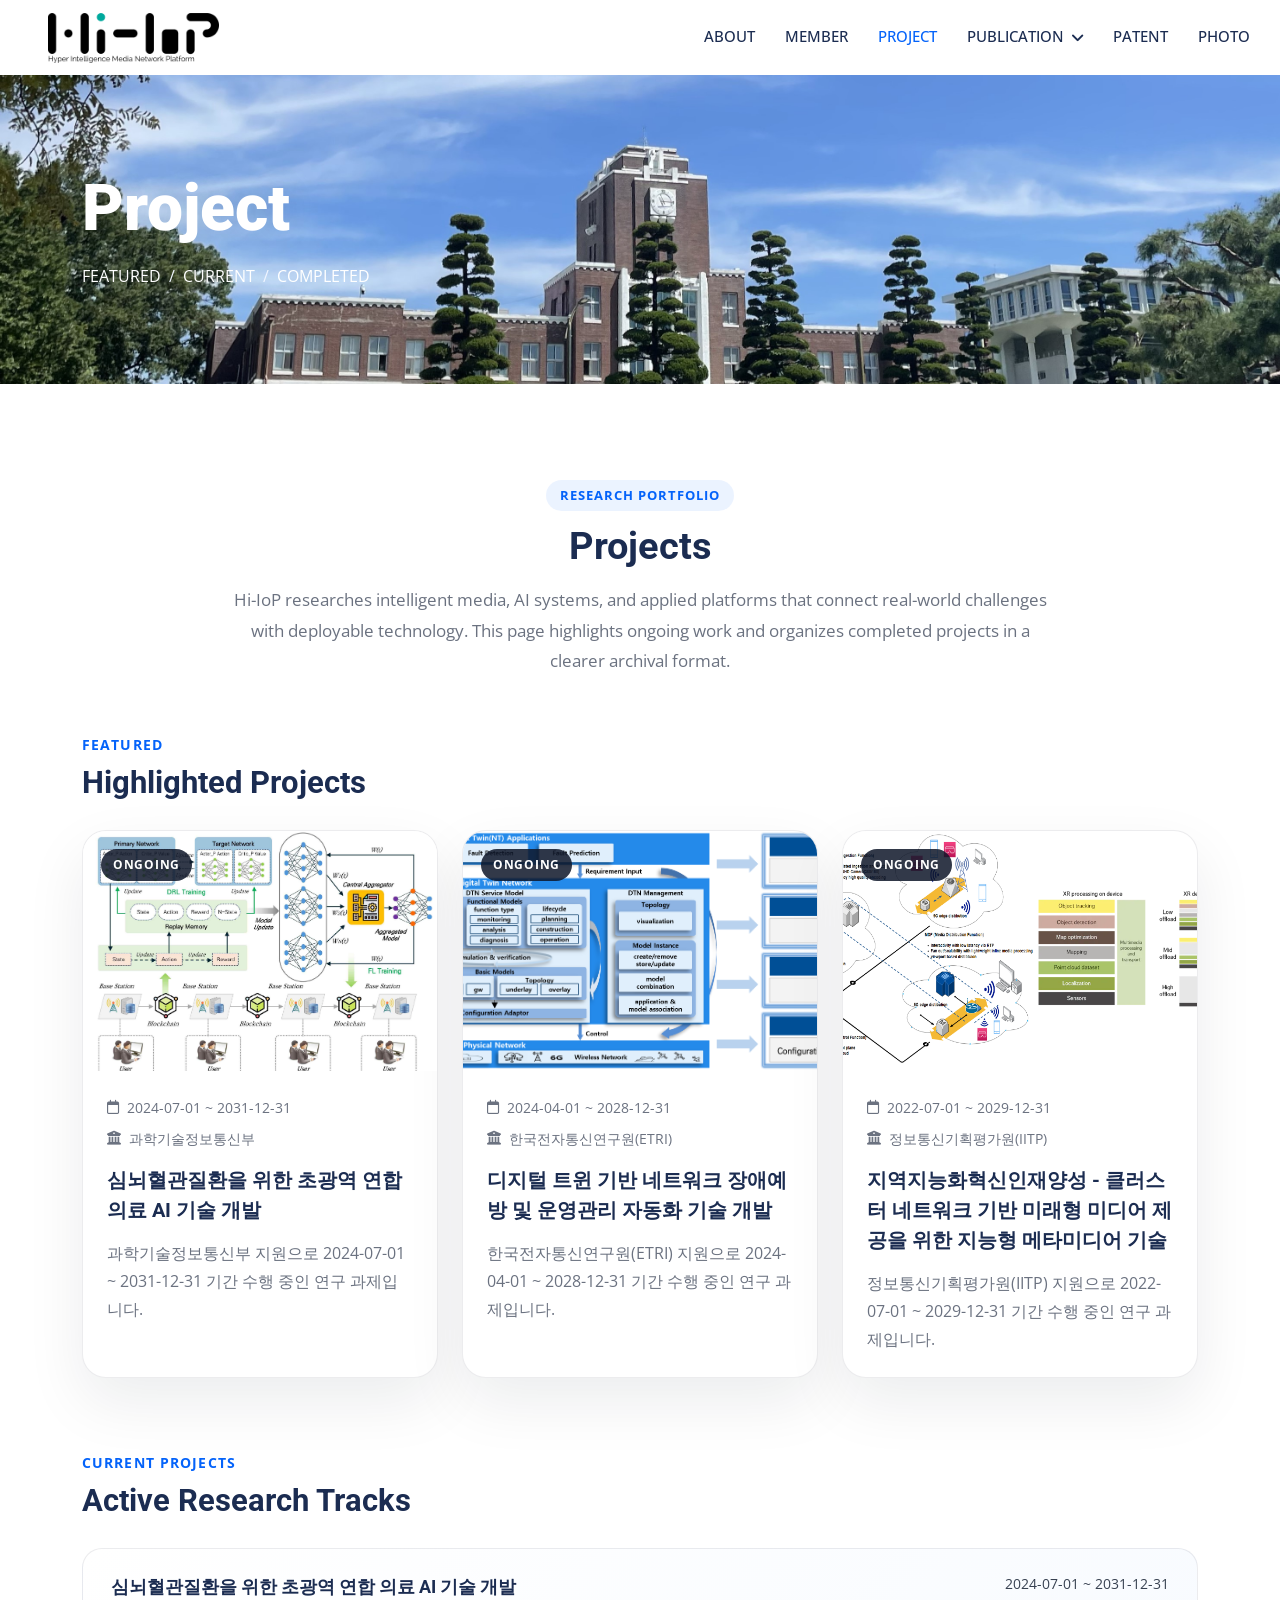
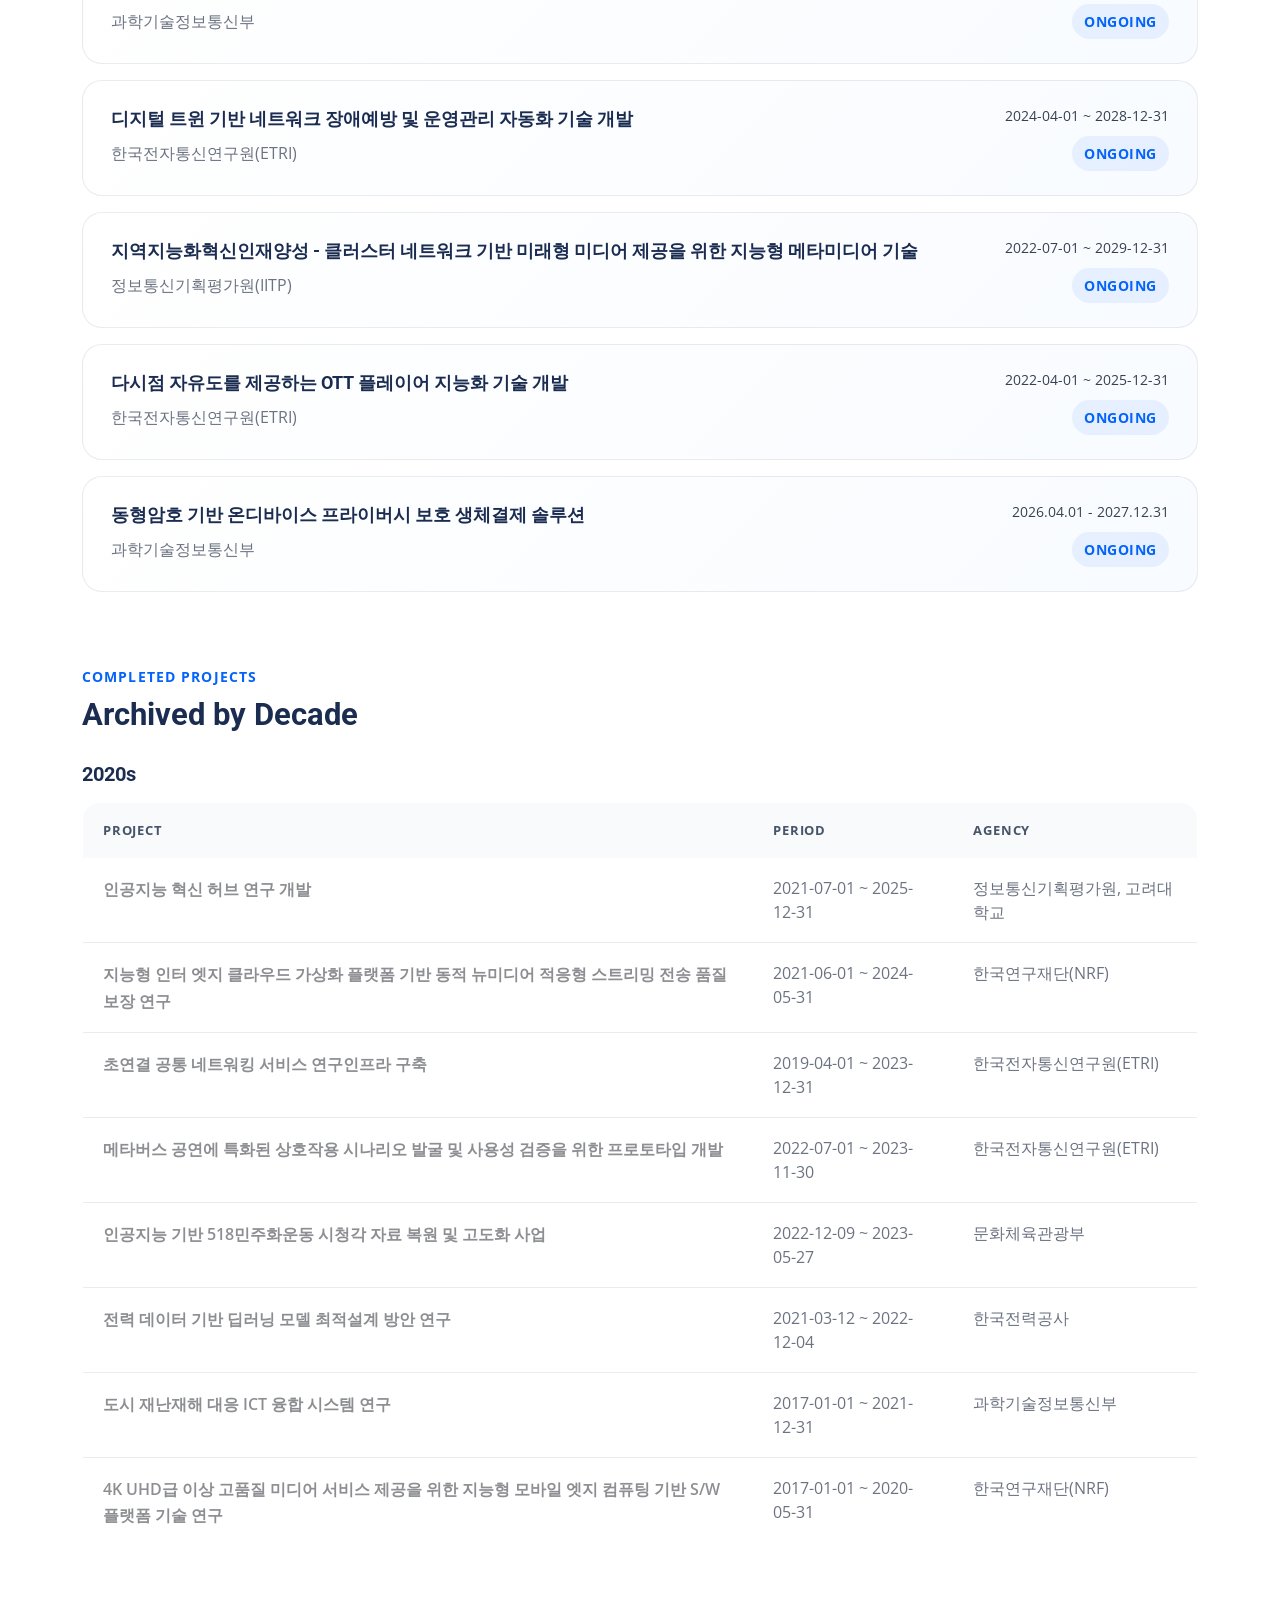
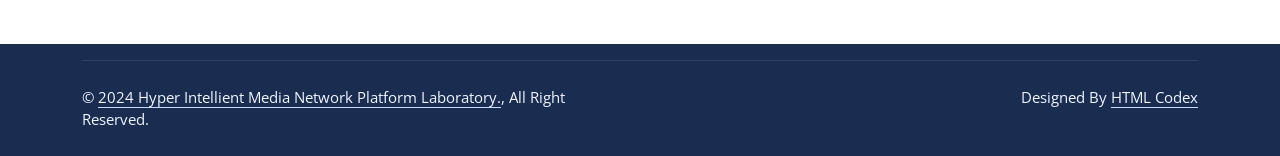
<file: project.html>
<!DOCTYPE html>
<html lang="en">

<head>
    <meta charset="utf-8">
    <title>Hi-IoP | Project</title>
    <meta content="" name="keywords">
    <meta content="" name="description">
    <meta name="viewport" content="width=device-width, initial-scale=1.0, maximum-scale=1.0, user-scalable=no">
    <link href="/img/hi_2.png" rel="icon">

    <link rel="preconnect" href="https://fonts.googleapis.com">
    <link rel="preconnect" href="https://fonts.gstatic.com" crossorigin>
    <link href="https://fonts.googleapis.com/css2?family=Open+Sans:wght@400;500&family=Roboto:wght@500;700;900&display=swap"
        rel="stylesheet">

    <link href="https://cdnjs.cloudflare.com/ajax/libs/font-awesome/6.0.0/css/all.min.css" rel="stylesheet">
    <link href="https://cdn.jsdelivr.net/npm/bootstrap-icons@1.4.1/font/bootstrap-icons.css" rel="stylesheet">

    <link href="/lib/animate/animate.min.css" rel="stylesheet">
    <link href="/lib/owlcarousel/assets/owl.carousel.min.css" rel="stylesheet">
    <link href="/lib/tempusdominus/css/tempusdominus-bootstrap-4.min.css" rel="stylesheet" />

    <link href="/css/bootstrap.min.css" rel="stylesheet">
    <link href="/css/style.css" rel="stylesheet">
    <link href="/static/site.css" rel="stylesheet">
    
</head>

<body>
    <!-- Spinner -->
    <div id="spinner"
        class="show bg-white position-fixed translate-middle w-100 vh-100 top-50 start-50 d-flex align-items-center justify-content-center">
        <div class="spinner-grow text-primary" style="width: 3rem; height: 3rem;" role="status">
            <span class="sr-only">Loading...</span>
        </div>
    </div>

    <!-- Navbar -->
    <nav class="navbar navbar-expand-lg bg-white navbar-light sticky-top p-0 wow fadeIn" data-wow-delay="0.1s">
        <a href="/" class="navbar-brand d-flex align-items-center px-4 px-lg-5">
            <img src="/img/Hi.png" alt="Hi-IoP Logo" style="height:50px; width:auto;">
        </a>
        <button type="button" class="navbar-toggler me-4" data-bs-toggle="collapse" data-bs-target="#navbarCollapse">
            <span class="navbar-toggler-icon"></span>
        </button>
        <div class="collapse navbar-collapse" id="navbarCollapse">
            <div class="navbar-nav ms-auto p-4 p-lg-0">
                <a href="/" class="nav-item nav-link ">About</a>
                <a href="/member" class="nav-item nav-link ">Member</a>
                <a href="/project" class="nav-item nav-link active">Project</a>
                <div class="nav-item dropdown">
                    <a href="#" class="nav-link dropdown-toggle "
                        data-bs-toggle="dropdown">Publication</a>
                    <div class="dropdown-menu rounded-0 rounded-bottom m-0">
                        <a href="/publication/in-jour" class="dropdown-item">International Journal</a>
                        <a href="/publication/dom-jour" class="dropdown-item">Domestic Journal</a>
                        <a href="/publication/in-conf" class="dropdown-item">International Conference</a>
                        <a href="/publication/dom-conf" class="dropdown-item">Domestic Conference</a>
                    </div>
                </div>
                <a href="/patent" class="nav-item nav-link ">Patent</a>
                <a href="/photo" class="nav-item nav-link ">Photo</a>
                
            </div>
        </div>
    </nav>

    
<!-- Page Header -->
<div class="container-fluid page-header py-5 mb-5 wow fadeIn" data-wow-delay="0.1s">
    <div class="container py-5">
        <h1 class="display-3 text-white mb-3 animated slideInDown">Project</h1>
        
        <nav aria-label="breadcrumb animated slideInDown">
            <ol class="breadcrumb text-uppercase mb-0">
                <li class="breadcrumb-item"><a class="text-white" href="#featured-projects">Featured</a></li>
                <li class="breadcrumb-item"><a class="text-white" href="#current-projects">Current</a></li>
                <li class="breadcrumb-item"><a class="text-white" href="#completed-projects">Completed</a></li>
            </ol>
        </nav>
    </div>
</div>

<div class="container-xxl py-5 project-page">
    <div class="container">
        <section class="project-intro text-center mx-auto wow fadeInUp" data-wow-delay="0.1s">
            <span class="project-kicker">Research Portfolio</span>
            <h2>Projects</h2>
            <p>
                Hi-IoP researches intelligent media, AI systems, and applied platforms that connect
                real-world challenges with deployable technology. This page highlights ongoing work and
                organizes completed projects in a clearer archival format.
            </p>
        </section>

        
        <section id="featured-projects" class="project-block">
            <div class="project-section-heading wow fadeInUp" data-wow-delay="0.1s">
                <span class="project-section-label">Featured</span>
                <h3>Highlighted Projects</h3>
            </div>
            <div class="row g-4">
                
                <div class="col-lg-4 col-md-6 wow fadeInUp" data-wow-delay="0.0s">
                    <article class="project-feature-card h-100">
                        <div class="project-feature-image">
                            <img src="/img/project/c654e2d7449042faa0eeaa6ef6367732.jpg" alt="심뇌혈관질환을 위한 초광역 연합 의료 AI 기술 개발">
                            <span class="project-status-badge">Ongoing</span>
                        </div>
                        <div class="project-feature-body">
                            <div class="project-feature-meta">
                                <span><i class="fa-regular fa-calendar"></i>2024-07-01 ~ 2031-12-31</span>
                                <span><i class="fa-solid fa-building-columns"></i>과학기술정보통신부</span>
                            </div>
                            <h4>심뇌혈관질환을 위한 초광역 연합 의료 AI 기술 개발</h4>
                            <p>
                                과학기술정보통신부 지원으로 2024-07-01 ~ 2031-12-31 기간 수행 중인
                                연구 과제입니다.
                            </p>
                        </div>
                    </article>
                </div>
                
                <div class="col-lg-4 col-md-6 wow fadeInUp" data-wow-delay="0.1s">
                    <article class="project-feature-card h-100">
                        <div class="project-feature-image">
                            <img src="/img/project/04f6cdbe08cf4ec8b5a10dfe6fc4d4a5.jpg" alt="디지털 트윈 기반 네트워크 장애예방 및 운영관리 자동화 기술 개발">
                            <span class="project-status-badge">Ongoing</span>
                        </div>
                        <div class="project-feature-body">
                            <div class="project-feature-meta">
                                <span><i class="fa-regular fa-calendar"></i>2024-04-01 ~ 2028-12-31</span>
                                <span><i class="fa-solid fa-building-columns"></i>한국전자통신연구원(ETRI)</span>
                            </div>
                            <h4>디지털 트윈 기반 네트워크 장애예방 및 운영관리 자동화 기술 개발</h4>
                            <p>
                                한국전자통신연구원(ETRI) 지원으로 2024-04-01 ~ 2028-12-31 기간 수행 중인
                                연구 과제입니다.
                            </p>
                        </div>
                    </article>
                </div>
                
                <div class="col-lg-4 col-md-6 wow fadeInUp" data-wow-delay="0.2s">
                    <article class="project-feature-card h-100">
                        <div class="project-feature-image">
                            <img src="/img/project/4a98591736414f72bacbd04659bbbcb6.jpg" alt="지역지능화혁신인재양성 - 클러스터 네트워크 기반 미래형 미디어 제공을 위한 지능형 메타미디어 기술">
                            <span class="project-status-badge">Ongoing</span>
                        </div>
                        <div class="project-feature-body">
                            <div class="project-feature-meta">
                                <span><i class="fa-regular fa-calendar"></i>2022-07-01 ~ 2029-12-31</span>
                                <span><i class="fa-solid fa-building-columns"></i>정보통신기획평가원(IITP)</span>
                            </div>
                            <h4>지역지능화혁신인재양성 - 클러스터 네트워크 기반 미래형 미디어 제공을 위한 지능형 메타미디어 기술</h4>
                            <p>
                                정보통신기획평가원(IITP) 지원으로 2022-07-01 ~ 2029-12-31 기간 수행 중인
                                연구 과제입니다.
                            </p>
                        </div>
                    </article>
                </div>
                
            </div>
        </section>
        

        <section id="current-projects" class="project-block">
            <div class="project-section-heading wow fadeInUp" data-wow-delay="0.1s">
                <span class="project-section-label">Current Projects</span>
                <h3>Active Research Tracks</h3>
            </div>
            <div class="project-list">
                
                <article class="project-list-item wow fadeInUp" data-wow-delay="0.0s">
                    <div class="project-list-copy">
                        <h4>심뇌혈관질환을 위한 초광역 연합 의료 AI 기술 개발</h4>
                        <p>과학기술정보통신부</p>
                    </div>
                    <div class="project-list-meta">
                        <span>2024-07-01 ~ 2031-12-31</span>
                        <span class="project-list-tag">Ongoing</span>
                    </div>
                </article>
                
                <article class="project-list-item wow fadeInUp" data-wow-delay="0.1s">
                    <div class="project-list-copy">
                        <h4>디지털 트윈 기반 네트워크 장애예방 및 운영관리 자동화 기술 개발</h4>
                        <p>한국전자통신연구원(ETRI)</p>
                    </div>
                    <div class="project-list-meta">
                        <span>2024-04-01 ~ 2028-12-31</span>
                        <span class="project-list-tag">Ongoing</span>
                    </div>
                </article>
                
                <article class="project-list-item wow fadeInUp" data-wow-delay="0.2s">
                    <div class="project-list-copy">
                        <h4>지역지능화혁신인재양성 - 클러스터 네트워크 기반 미래형 미디어 제공을 위한 지능형 메타미디어 기술</h4>
                        <p>정보통신기획평가원(IITP)</p>
                    </div>
                    <div class="project-list-meta">
                        <span>2022-07-01 ~ 2029-12-31</span>
                        <span class="project-list-tag">Ongoing</span>
                    </div>
                </article>
                
                <article class="project-list-item wow fadeInUp" data-wow-delay="0.3s">
                    <div class="project-list-copy">
                        <h4>다시점 자유도를 제공하는 OTT 플레이어 지능화 기술 개발</h4>
                        <p>한국전자통신연구원(ETRI)</p>
                    </div>
                    <div class="project-list-meta">
                        <span>2022-04-01 ~ 2025-12-31</span>
                        <span class="project-list-tag">Ongoing</span>
                    </div>
                </article>
                
                <article class="project-list-item wow fadeInUp" data-wow-delay="0.0s">
                    <div class="project-list-copy">
                        <h4>동형암호 기반 온디바이스 프라이버시 보호 생체결제 솔루션</h4>
                        <p>과학기술정보통신부</p>
                    </div>
                    <div class="project-list-meta">
                        <span>2026.04.01 - 2027.12.31</span>
                        <span class="project-list-tag">Ongoing</span>
                    </div>
                </article>
                
            </div>
        </section>

        <section id="completed-projects" class="project-block">
            <div class="project-section-heading wow fadeInUp" data-wow-delay="0.1s">
                <span class="project-section-label">Completed Projects</span>
                <h3>Archived by Decade</h3>
            </div>
            
            <div class="project-archive-group wow fadeInUp" data-wow-delay="0.1s">
                <h4>2020s</h4>
                <div class="table-responsive">
                    <table class="table project-archive-table align-middle mb-0">
                        <thead>
                            <tr>
                                <th>Project</th>
                                <th>Period</th>
                                <th>Agency</th>
                            </tr>
                        </thead>
                        <tbody>
                            
                            <tr>
                                <td>
                                    <div class="project-archive-title">인공지능 혁신 허브 연구 개발</div>
                                </td>
                                <td class="project-archive-period">2021-07-01 ~ 2025-12-31</td>
                                <td class="project-archive-agency">정보통신기획평가원, 고려대학교</td>
                            </tr>
                            
                            <tr>
                                <td>
                                    <div class="project-archive-title">지능형 인터 엣지 클라우드 가상화 플랫폼 기반 동적 뉴미디어 적응형 스트리밍 전송 품질 보장 연구</div>
                                </td>
                                <td class="project-archive-period">2021-06-01 ~ 2024-05-31</td>
                                <td class="project-archive-agency">한국연구재단(NRF)</td>
                            </tr>
                            
                            <tr>
                                <td>
                                    <div class="project-archive-title">초연결 공통 네트워킹 서비스 연구인프라 구축</div>
                                </td>
                                <td class="project-archive-period">2019-04-01 ~ 2023-12-31</td>
                                <td class="project-archive-agency">한국전자통신연구원(ETRI)</td>
                            </tr>
                            
                            <tr>
                                <td>
                                    <div class="project-archive-title">메타버스 공연에 특화된 상호작용 시나리오 발굴 및 사용성 검증을 위한 프로토타입 개발</div>
                                </td>
                                <td class="project-archive-period">2022-07-01 ~ 2023-11-30</td>
                                <td class="project-archive-agency">한국전자통신연구원(ETRI)</td>
                            </tr>
                            
                            <tr>
                                <td>
                                    <div class="project-archive-title">인공지능 기반 518민주화운동 시청각 자료 복원 및 고도화 사업</div>
                                </td>
                                <td class="project-archive-period">2022-12-09 ~ 2023-05-27</td>
                                <td class="project-archive-agency">문화체육관광부</td>
                            </tr>
                            
                            <tr>
                                <td>
                                    <div class="project-archive-title">전력 데이터 기반 딥러닝 모델 최적설계 방안 연구</div>
                                </td>
                                <td class="project-archive-period">2021-03-12 ~ 2022-12-04</td>
                                <td class="project-archive-agency">한국전력공사</td>
                            </tr>
                            
                            <tr>
                                <td>
                                    <div class="project-archive-title">도시 재난재해 대응 ICT 융합 시스템 연구</div>
                                </td>
                                <td class="project-archive-period">2017-01-01 ~ 2021-12-31</td>
                                <td class="project-archive-agency">과학기술정보통신부</td>
                            </tr>
                            
                            <tr>
                                <td>
                                    <div class="project-archive-title">4K UHD급 이상 고품질 미디어 서비스 제공을 위한 지능형 모바일 엣지 컴퓨팅 기반 S/W 플랫폼 기술 연구</div>
                                </td>
                                <td class="project-archive-period">2017-01-01 ~ 2020-05-31</td>
                                <td class="project-archive-agency">한국연구재단(NRF)</td>
                            </tr>
                            
                        </tbody>
                    </table>
                </div>
            </div>
            
        </section>
    </div>
</div>


    <!-- Footer -->
    <div class="container-fluid bg-dark text-light footer mt-5 pt-3 wow fadeIn" data-wow-delay="0.1s">
        <div class="container">
            <div class="copyright">
                <div class="row">
                    <div class="col-md-6 text-center text-md-start mb-3 mb-md-0">
                        &copy; <a class="border-bottom" href="#">2024 Hyper Intellient Media Network Platform
                            Laboratory.</a>, All Right Reserved.
                    </div>
                    <div class="col-md-6 text-center text-md-end">
                        Designed By <a class="border-bottom" href="https://htmlcodex.com">HTML Codex</a>
                    </div>
                </div>
            </div>
        </div>
    </div>

    <script src="https://code.jquery.com/jquery-3.4.1.min.js"></script>
    <script src="https://cdn.jsdelivr.net/npm/bootstrap@5.0.0/dist/js/bootstrap.bundle.min.js"></script>
    <script src="/lib/wow/wow.min.js"></script>
    <script src="/lib/easing/easing.min.js"></script>
    <script src="/lib/waypoints/waypoints.min.js"></script>
    <script src="/lib/counterup/counterup.min.js"></script>
    <script src="/lib/owlcarousel/owl.carousel.min.js"></script>
    <script src="/lib/tempusdominus/js/moment.min.js"></script>
    <script src="/lib/tempusdominus/js/moment-timezone.min.js"></script>
    <script src="/lib/tempusdominus/js/tempusdominus-bootstrap-4.min.js"></script>
    <script src="/js/main.js"></script>
    <script src="/static/site.js"></script>
    
</body>

</html>
</file>
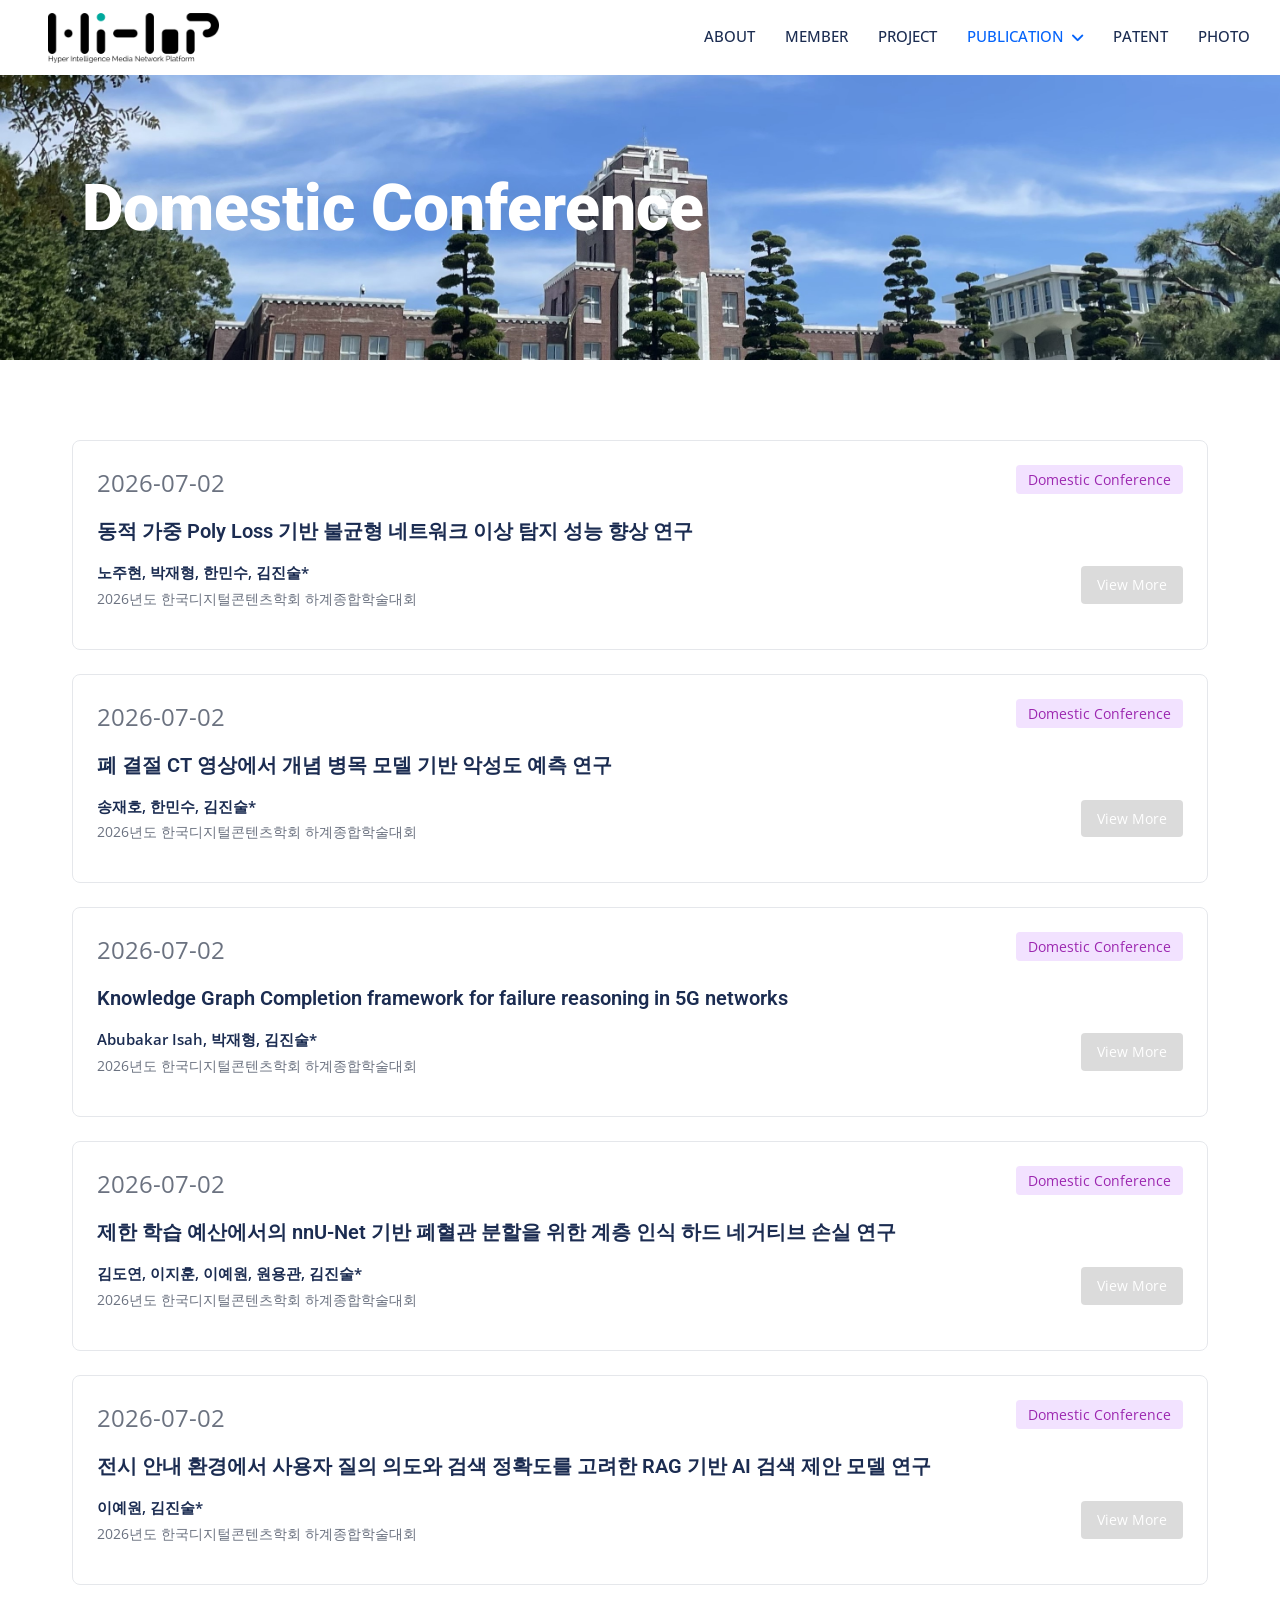
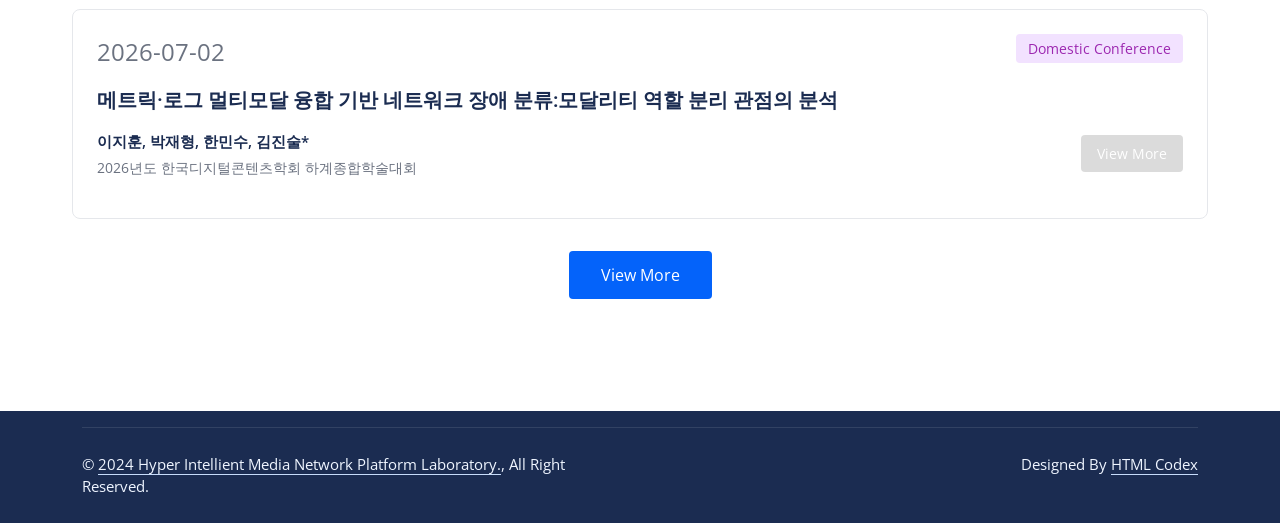
<file: publication/dom-conf.html>
<!DOCTYPE html>
<html lang="en">

<head>
    <meta charset="utf-8">
    <title>Hi-IoP | Domestic Conference</title>
    <meta content="" name="keywords">
    <meta content="" name="description">
    <meta name="viewport" content="width=device-width, initial-scale=1.0, maximum-scale=1.0, user-scalable=no">
    <link href="/img/hi_2.png" rel="icon">

    <link rel="preconnect" href="https://fonts.googleapis.com">
    <link rel="preconnect" href="https://fonts.gstatic.com" crossorigin>
    <link href="https://fonts.googleapis.com/css2?family=Open+Sans:wght@400;500&family=Roboto:wght@500;700;900&display=swap"
        rel="stylesheet">

    <link href="https://cdnjs.cloudflare.com/ajax/libs/font-awesome/6.0.0/css/all.min.css" rel="stylesheet">
    <link href="https://cdn.jsdelivr.net/npm/bootstrap-icons@1.4.1/font/bootstrap-icons.css" rel="stylesheet">

    <link href="/lib/animate/animate.min.css" rel="stylesheet">
    <link href="/lib/owlcarousel/assets/owl.carousel.min.css" rel="stylesheet">
    <link href="/lib/tempusdominus/css/tempusdominus-bootstrap-4.min.css" rel="stylesheet" />

    <link href="/css/bootstrap.min.css" rel="stylesheet">
    <link href="/css/style.css" rel="stylesheet">
    <link href="/static/site.css" rel="stylesheet">
    
</head>

<body>
    <!-- Spinner -->
    <div id="spinner"
        class="show bg-white position-fixed translate-middle w-100 vh-100 top-50 start-50 d-flex align-items-center justify-content-center">
        <div class="spinner-grow text-primary" style="width: 3rem; height: 3rem;" role="status">
            <span class="sr-only">Loading...</span>
        </div>
    </div>

    <!-- Navbar -->
    <nav class="navbar navbar-expand-lg bg-white navbar-light sticky-top p-0 wow fadeIn" data-wow-delay="0.1s">
        <a href="/" class="navbar-brand d-flex align-items-center px-4 px-lg-5">
            <img src="/img/Hi.png" alt="Hi-IoP Logo" style="height:50px; width:auto;">
        </a>
        <button type="button" class="navbar-toggler me-4" data-bs-toggle="collapse" data-bs-target="#navbarCollapse">
            <span class="navbar-toggler-icon"></span>
        </button>
        <div class="collapse navbar-collapse" id="navbarCollapse">
            <div class="navbar-nav ms-auto p-4 p-lg-0">
                <a href="/" class="nav-item nav-link ">About</a>
                <a href="/member" class="nav-item nav-link ">Member</a>
                <a href="/project" class="nav-item nav-link ">Project</a>
                <div class="nav-item dropdown">
                    <a href="#" class="nav-link dropdown-toggle active"
                        data-bs-toggle="dropdown">Publication</a>
                    <div class="dropdown-menu rounded-0 rounded-bottom m-0">
                        <a href="/publication/in-jour" class="dropdown-item">International Journal</a>
                        <a href="/publication/dom-jour" class="dropdown-item">Domestic Journal</a>
                        <a href="/publication/in-conf" class="dropdown-item">International Conference</a>
                        <a href="/publication/dom-conf" class="dropdown-item">Domestic Conference</a>
                    </div>
                </div>
                <a href="/patent" class="nav-item nav-link ">Patent</a>
                <a href="/photo" class="nav-item nav-link ">Photo</a>
                
            </div>
        </div>
    </nav>

    
<!-- Page Header -->
<div class="container-fluid page-header py-5 mb-5 wow fadeIn" data-wow-delay="0.1s">
    <div class="container py-5">
        <h1 class="display-3 text-white mb-3 animated slideInDown">Domestic Conference</h1>
        
    </div>
</div>

<div class="journal-container">
    <div class="journal-list js-paginate" id="journalList" data-page-size="6">
        
        
        
        
        
        <div class="journal-item">
            <div class="journal-item-header">
                <div class="journal-meta-left">
                    <div class="journal-date" style="font-size:1.5rem">2026-07-02</div>
                </div>
                <div class="journal-category" style="background:#F2E2FF;color:#9C27B0">Domestic Conference</div>
            </div>
            <h3 class="journal-item-title">
                <span class="journal-title-text">동적 가중 Poly Loss 기반 불균형 네트워크 이상 탐지 성능 향상 연구</span>
            </h3>
            <div class="journal-item-content">
                <div class="content-left">
                    <div class="journal-item-authors">노주현, 박재형, 한민수, 김진술*</div>
                    <div class="journal-item-publisher">2026년도 한국디지털콘텐츠학회 하계종합학술대회</div>
                </div>
                
                <a href="#" class="journal-view-more disabled" onclick="return false;" target="_blank">View More</a>
                
            </div>
        </div>
        
        
        
        
        
        <div class="journal-item">
            <div class="journal-item-header">
                <div class="journal-meta-left">
                    <div class="journal-date" style="font-size:1.5rem">2026-07-02</div>
                </div>
                <div class="journal-category" style="background:#F2E2FF;color:#9C27B0">Domestic Conference</div>
            </div>
            <h3 class="journal-item-title">
                <span class="journal-title-text">폐 결절 CT 영상에서 개념 병목 모델 기반 악성도 예측 연구</span>
            </h3>
            <div class="journal-item-content">
                <div class="content-left">
                    <div class="journal-item-authors">송재호, 한민수, 김진술*</div>
                    <div class="journal-item-publisher">2026년도 한국디지털콘텐츠학회 하계종합학술대회</div>
                </div>
                
                <a href="#" class="journal-view-more disabled" onclick="return false;" target="_blank">View More</a>
                
            </div>
        </div>
        
        
        
        
        
        <div class="journal-item">
            <div class="journal-item-header">
                <div class="journal-meta-left">
                    <div class="journal-date" style="font-size:1.5rem">2026-07-02</div>
                </div>
                <div class="journal-category" style="background:#F2E2FF;color:#9C27B0">Domestic Conference</div>
            </div>
            <h3 class="journal-item-title">
                <span class="journal-title-text">Knowledge Graph Completion framework for failure reasoning in 5G networks</span>
            </h3>
            <div class="journal-item-content">
                <div class="content-left">
                    <div class="journal-item-authors">Abubakar Isah, 박재형, 김진술*</div>
                    <div class="journal-item-publisher">2026년도 한국디지털콘텐츠학회 하계종합학술대회</div>
                </div>
                
                <a href="#" class="journal-view-more disabled" onclick="return false;" target="_blank">View More</a>
                
            </div>
        </div>
        
        
        
        
        
        <div class="journal-item">
            <div class="journal-item-header">
                <div class="journal-meta-left">
                    <div class="journal-date" style="font-size:1.5rem">2026-07-02</div>
                </div>
                <div class="journal-category" style="background:#F2E2FF;color:#9C27B0">Domestic Conference</div>
            </div>
            <h3 class="journal-item-title">
                <span class="journal-title-text">제한 학습 예산에서의 nnU-Net 기반 폐혈관 분할을 위한 계층 인식 하드 네거티브 손실 연구</span>
            </h3>
            <div class="journal-item-content">
                <div class="content-left">
                    <div class="journal-item-authors">김도연, 이지훈, 이예원, 원용관, 김진술*</div>
                    <div class="journal-item-publisher">2026년도 한국디지털콘텐츠학회 하계종합학술대회</div>
                </div>
                
                <a href="#" class="journal-view-more disabled" onclick="return false;" target="_blank">View More</a>
                
            </div>
        </div>
        
        
        
        
        
        <div class="journal-item">
            <div class="journal-item-header">
                <div class="journal-meta-left">
                    <div class="journal-date" style="font-size:1.5rem">2026-07-02</div>
                </div>
                <div class="journal-category" style="background:#F2E2FF;color:#9C27B0">Domestic Conference</div>
            </div>
            <h3 class="journal-item-title">
                <span class="journal-title-text">전시 안내 환경에서 사용자 질의 의도와 검색 정확도를 고려한 RAG 기반 AI 검색 제안 모델 연구</span>
            </h3>
            <div class="journal-item-content">
                <div class="content-left">
                    <div class="journal-item-authors">이예원, 김진술*</div>
                    <div class="journal-item-publisher">2026년도 한국디지털콘텐츠학회 하계종합학술대회</div>
                </div>
                
                <a href="#" class="journal-view-more disabled" onclick="return false;" target="_blank">View More</a>
                
            </div>
        </div>
        
        
        
        
        
        <div class="journal-item">
            <div class="journal-item-header">
                <div class="journal-meta-left">
                    <div class="journal-date" style="font-size:1.5rem">2026-07-02</div>
                </div>
                <div class="journal-category" style="background:#F2E2FF;color:#9C27B0">Domestic Conference</div>
            </div>
            <h3 class="journal-item-title">
                <span class="journal-title-text">메트릭·로그 멀티모달 융합 기반 네트워크 장애 분류:모달리티 역할 분리 관점의 분석</span>
            </h3>
            <div class="journal-item-content">
                <div class="content-left">
                    <div class="journal-item-authors">이지훈, 박재형, 한민수, 김진술*</div>
                    <div class="journal-item-publisher">2026년도 한국디지털콘텐츠학회 하계종합학술대회</div>
                </div>
                
                <a href="#" class="journal-view-more disabled" onclick="return false;" target="_blank">View More</a>
                
            </div>
        </div>
        
        
        
        
        
        <div class="journal-item">
            <div class="journal-item-header">
                <div class="journal-meta-left">
                    <div class="journal-date" style="font-size:1.5rem">2026-07-02</div>
                </div>
                <div class="journal-category" style="background:#F2E2FF;color:#9C27B0">Domestic Conference</div>
            </div>
            <h3 class="journal-item-title">
                <span class="journal-title-text">네트워크 이상 분류를 위한 합성 시계열 증강 방안 연구</span>
            </h3>
            <div class="journal-item-content">
                <div class="content-left">
                    <div class="journal-item-authors">오상원, 박재형, 김진술*</div>
                    <div class="journal-item-publisher">2026년도 한국디지털콘텐츠학회 하계종합학술대회</div>
                </div>
                
                <a href="#" class="journal-view-more disabled" onclick="return false;" target="_blank">View More</a>
                
            </div>
        </div>
        
        
        
        
        
        <div class="journal-item">
            <div class="journal-item-header">
                <div class="journal-meta-left">
                    <div class="journal-date" style="font-size:1.5rem">2026-07-02</div>
                </div>
                <div class="journal-category" style="background:#F2E2FF;color:#9C27B0">Domestic Conference</div>
            </div>
            <h3 class="journal-item-title">
                <span class="journal-title-text">다변량 시계열 이상 탐지를 위한 이중 주의 대조 학습 기반 벡터 양자화 코드북 모델</span>
            </h3>
            <div class="journal-item-content">
                <div class="content-left">
                    <div class="journal-item-authors">오승민, 김진술*</div>
                    <div class="journal-item-publisher">2026년도 한국디지털콘텐츠학회 하계종합학술대회</div>
                </div>
                
                <a href="#" class="journal-view-more disabled" onclick="return false;" target="_blank">View More</a>
                
            </div>
        </div>
        
        
        
        
        
        <div class="journal-item">
            <div class="journal-item-header">
                <div class="journal-meta-left">
                    <div class="journal-date" style="font-size:1.5rem">2026-07-02</div>
                </div>
                <div class="journal-category" style="background:#F2E2FF;color:#9C27B0">Domestic Conference</div>
            </div>
            <h3 class="journal-item-title">
                <span class="journal-title-text">RLNC-GNN: 랜덤 선형 네트워크 코딩을 통한 그래프 신경망의 과도 압축 완화 방안 연구</span>
            </h3>
            <div class="journal-item-content">
                <div class="content-left">
                    <div class="journal-item-authors">Ibrahim Aliyu, 김진술*</div>
                    <div class="journal-item-publisher">2026년도 한국디지털콘텐츠학회 하계종합학술대회</div>
                </div>
                
                <a href="#" class="journal-view-more disabled" onclick="return false;" target="_blank">View More</a>
                
            </div>
        </div>
        
        
        
        
        
        <div class="journal-item">
            <div class="journal-item-header">
                <div class="journal-meta-left">
                    <div class="journal-date" style="font-size:1.5rem">2026-04-16</div>
                </div>
                <div class="journal-category" style="background:#F2E2FF;color:#9C27B0">Domestic Conference</div>
            </div>
            <h3 class="journal-item-title">
                <span class="journal-title-text">Knowledge Graph Failure Localization for Autonomous 5G Core</span>
            </h3>
            <div class="journal-item-content">
                <div class="content-left">
                    <div class="journal-item-authors">Abubakar Isah, 이예원, 박재형, 김진술*</div>
                    <div class="journal-item-publisher">JCCI 2026</div>
                </div>
                
                <a href="#" class="journal-view-more disabled" onclick="return false;" target="_blank">View More</a>
                
            </div>
        </div>
        
        
        
        
        
        <div class="journal-item">
            <div class="journal-item-header">
                <div class="journal-meta-left">
                    <div class="journal-date" style="font-size:1.5rem">2026-04-16</div>
                </div>
                <div class="journal-category" style="background:#F2E2FF;color:#9C27B0">Domestic Conference</div>
            </div>
            <h3 class="journal-item-title">
                <span class="journal-title-text">아키텍처 관점의 온디맨드 AI 프로그래머블 데이터 플레인 설계</span>
            </h3>
            <div class="journal-item-content">
                <div class="content-left">
                    <div class="journal-item-authors">Ibrahim Aliyu, 오승민, 원용관, 김진술*</div>
                    <div class="journal-item-publisher">JCCI 2026</div>
                </div>
                
                <a href="#" class="journal-view-more disabled" onclick="return false;" target="_blank">View More</a>
                
            </div>
        </div>
        
        
        
        
        
        <div class="journal-item">
            <div class="journal-item-header">
                <div class="journal-meta-left">
                    <div class="journal-date" style="font-size:1.5rem">2026-04-16</div>
                </div>
                <div class="journal-category" style="background:#F2E2FF;color:#9C27B0">Domestic Conference</div>
            </div>
            <h3 class="journal-item-title">
                <span class="journal-title-text">딥러닝 모델 기반 네트워크 데이터 보간 방안 연구</span>
            </h3>
            <div class="journal-item-content">
                <div class="content-left">
                    <div class="journal-item-authors">오상원, 심재찬, 박재형, 원용관, 김진술*</div>
                    <div class="journal-item-publisher">JCCI 2026</div>
                </div>
                
                <a href="#" class="journal-view-more disabled" onclick="return false;" target="_blank">View More</a>
                
            </div>
        </div>
        
        
        
        
        
        <div class="journal-item">
            <div class="journal-item-header">
                <div class="journal-meta-left">
                    <div class="journal-date" style="font-size:1.5rem">2026-04-16</div>
                </div>
                <div class="journal-category" style="background:#F2E2FF;color:#9C27B0">Domestic Conference</div>
            </div>
            <h3 class="journal-item-title">
                <span class="journal-title-text">이기종 메트릭-로그 융합을 활용한 분산 시스템 이상 탐지 및 장애 유형 분류 프레임워크</span>
            </h3>
            <div class="journal-item-content">
                <div class="content-left">
                    <div class="journal-item-authors">이지훈, 류호용, 윤준철, 박재형, 김진술*</div>
                    <div class="journal-item-publisher">JCCI 2026</div>
                </div>
                
                <a href="#" class="journal-view-more disabled" onclick="return false;" target="_blank">View More</a>
                
            </div>
        </div>
        
        
        
        
        
        <div class="journal-item">
            <div class="journal-item-header">
                <div class="journal-meta-left">
                    <div class="journal-date" style="font-size:1.5rem">2026-04-16</div>
                </div>
                <div class="journal-category" style="background:#F2E2FF;color:#9C27B0">Domestic Conference</div>
            </div>
            <h3 class="journal-item-title">
                <span class="journal-title-text">Low-Dice Failure Case에서 Probability Map 기반 ROI Candidate를 이용한 nnU-Net 종양 분할 복구 가능성 연구</span>
            </h3>
            <div class="journal-item-content">
                <div class="content-left">
                    <div class="journal-item-authors">김도연, 조강건, 원용관, 김진술*</div>
                    <div class="journal-item-publisher">JCCI 2026</div>
                </div>
                
                <a href="#" class="journal-view-more disabled" onclick="return false;" target="_blank">View More</a>
                
            </div>
        </div>
        
        
        
        
        
        <div class="journal-item">
            <div class="journal-item-header">
                <div class="journal-meta-left">
                    <div class="journal-date" style="font-size:1.5rem">2026-04-16</div>
                </div>
                <div class="journal-category" style="background:#F2E2FF;color:#9C27B0">Domestic Conference</div>
            </div>
            <h3 class="journal-item-title">
                <span class="journal-title-text">기흉 X-ray 영상 분할을 위한 TransUNet의 CBAM 기반 Skip Connection 정제 기법</span>
            </h3>
            <div class="journal-item-content">
                <div class="content-left">
                    <div class="journal-item-authors">송재호, 노주현, 이예원, 한민수, 김진술*</div>
                    <div class="journal-item-publisher">JCCI 2026</div>
                </div>
                
                <a href="#" class="journal-view-more disabled" onclick="return false;" target="_blank">View More</a>
                
            </div>
        </div>
        
        
        
        
        
        <div class="journal-item">
            <div class="journal-item-header">
                <div class="journal-meta-left">
                    <div class="journal-date" style="font-size:1.5rem">2026-04-16</div>
                </div>
                <div class="journal-category" style="background:#F2E2FF;color:#9C27B0">Domestic Conference</div>
            </div>
            <h3 class="journal-item-title">
                <span class="journal-title-text">비정형 로그의 윈도우 임베딩을 활용한 특이 구간 탐색과 유사 패턴 분석</span>
            </h3>
            <div class="journal-item-content">
                <div class="content-left">
                    <div class="journal-item-authors">노주현, 오승민, 박재형, 한민수, 김진술*</div>
                    <div class="journal-item-publisher">JCCI 2026</div>
                </div>
                
                <a href="#" class="journal-view-more disabled" onclick="return false;" target="_blank">View More</a>
                
            </div>
        </div>
        
        
        
        
        
        <div class="journal-item">
            <div class="journal-item-header">
                <div class="journal-meta-left">
                    <div class="journal-date" style="font-size:1.5rem">2025-11-07</div>
                </div>
                <div class="journal-category" style="background:#F2E2FF;color:#9C27B0">Domestic Conference</div>
            </div>
            <h3 class="journal-item-title">
                <span class="journal-title-text">인네트워크 컴퓨팅 기반 기능 분할형 이상 탐지 광역 계통 감시 시스템</span>
            </h3>
            <div class="journal-item-content">
                <div class="content-left">
                    <div class="journal-item-authors">Ibrahim Aliyu, 오상원, 박재형, 한민수, 김진술*</div>
                    <div class="journal-item-publisher">2025년도 한국디지털콘텐츠학회 추계종합학술대회</div>
                </div>
                
                <a href="#" class="journal-view-more disabled" onclick="return false;" target="_blank">View More</a>
                
            </div>
        </div>
        
        
        
        
        
        <div class="journal-item">
            <div class="journal-item-header">
                <div class="journal-meta-left">
                    <div class="journal-date" style="font-size:1.5rem">2025-11-07</div>
                </div>
                <div class="journal-category" style="background:#F2E2FF;color:#9C27B0">Domestic Conference</div>
            </div>
            <h3 class="journal-item-title">
                <span class="journal-title-text">불균형 분류를 위한 그래프 샘플링 기반 비용 민감 모델</span>
            </h3>
            <div class="journal-item-content">
                <div class="content-left">
                    <div class="journal-item-authors">Abubakar Isah, 이지훈, 박재형, 한민수, 김진술*</div>
                    <div class="journal-item-publisher">2025년도 한국디지털콘텐츠학회 추계종합학술대회</div>
                </div>
                
                <a href="#" class="journal-view-more disabled" onclick="return false;" target="_blank">View More</a>
                
            </div>
        </div>
        
        
        
        
        
        <div class="journal-item">
            <div class="journal-item-header">
                <div class="journal-meta-left">
                    <div class="journal-date" style="font-size:1.5rem">2025-11-07</div>
                </div>
                <div class="journal-category" style="background:#F2E2FF;color:#9C27B0">Domestic Conference</div>
            </div>
            <h3 class="journal-item-title">
                <span class="journal-title-text">Q-Learning 기반 D2D 지원 모바일 엣지 컴퓨팅 네트워크의 작업 오프로딩 최적화</span>
            </h3>
            <div class="journal-item-content">
                <div class="content-left">
                    <div class="journal-item-authors">Nadeem Aamir, 오승민, 박재형, 한민수, 김진술*</div>
                    <div class="journal-item-publisher">2025년도 한국디지털콘텐츠학회 추계종합학술대회</div>
                </div>
                
                <a href="#" class="journal-view-more disabled" onclick="return false;" target="_blank">View More</a>
                
            </div>
        </div>
        
        
        
        
        
        <div class="journal-item">
            <div class="journal-item-header">
                <div class="journal-meta-left">
                    <div class="journal-date" style="font-size:1.5rem">2025-11-07</div>
                </div>
                <div class="journal-category" style="background:#F2E2FF;color:#9C27B0">Domestic Conference</div>
            </div>
            <h3 class="journal-item-title">
                <span class="journal-title-text">Deepset-S: 인네트워크 엣지 메타버스 시스템에서 실시간 자원 할당을 위한 인코더-디코더 모델</span>
            </h3>
            <div class="journal-item-content">
                <div class="content-left">
                    <div class="journal-item-authors">Rashid Muhammad Sulaiman, 오상원, 박재형, 한민수, 김진술*</div>
                    <div class="journal-item-publisher">2025년도 한국디지털콘텐츠학회 추계종합학술대회</div>
                </div>
                
                <a href="#" class="journal-view-more disabled" onclick="return false;" target="_blank">View More</a>
                
            </div>
        </div>
        
        
        
        
        
        <div class="journal-item">
            <div class="journal-item-header">
                <div class="journal-meta-left">
                    <div class="journal-date" style="font-size:1.5rem">2025-11-07</div>
                </div>
                <div class="journal-category" style="background:#F2E2FF;color:#9C27B0">Domestic Conference</div>
            </div>
            <h3 class="journal-item-title">
                <span class="journal-title-text">의료 영상 분할 모델의 성능 격차를 줄이기 위한 경계 가중 분할 연구</span>
            </h3>
            <div class="journal-item-content">
                <div class="content-left">
                    <div class="journal-item-authors">김도연, 송재호, 박재형, 한민수, 김진술*</div>
                    <div class="journal-item-publisher">2025년도 한국디지털콘텐츠학회 추계종합학술대회</div>
                </div>
                
                <a href="#" class="journal-view-more disabled" onclick="return false;" target="_blank">View More</a>
                
            </div>
        </div>
        
        
        
        
        
        <div class="journal-item">
            <div class="journal-item-header">
                <div class="journal-meta-left">
                    <div class="journal-date" style="font-size:1.5rem">2025-11-07</div>
                </div>
                <div class="journal-category" style="background:#F2E2FF;color:#9C27B0">Domestic Conference</div>
            </div>
            <h3 class="journal-item-title">
                <span class="journal-title-text">Concept Bottleneck Models 백본 아키텍처의 성능과 효율성 비교 분석 연구</span>
            </h3>
            <div class="journal-item-content">
                <div class="content-left">
                    <div class="journal-item-authors">송재호, 오승민, 박재형, 한민수, 김진술*</div>
                    <div class="journal-item-publisher">2025년도 한국디지털콘텐츠학회 추계종합학술대회</div>
                </div>
                
                <a href="#" class="journal-view-more disabled" onclick="return false;" target="_blank">View More</a>
                
            </div>
        </div>
        
        
        
        
        
        <div class="journal-item">
            <div class="journal-item-header">
                <div class="journal-meta-left">
                    <div class="journal-date" style="font-size:1.5rem">2025-11-07</div>
                </div>
                <div class="journal-category" style="background:#F2E2FF;color:#9C27B0">Domestic Conference</div>
            </div>
            <h3 class="journal-item-title">
                <span class="journal-title-text">네트워크 로그 파싱을 위한 Drain과 Uniparser의 비교 연구</span>
            </h3>
            <div class="journal-item-content">
                <div class="content-left">
                    <div class="journal-item-authors">노주현, 이지훈, 박재형, 한민수, 김진술*</div>
                    <div class="journal-item-publisher">2025년도 한국디지털콘텐츠학회 추계종합학술대회</div>
                </div>
                
                <a href="#" class="journal-view-more disabled" onclick="return false;" target="_blank">View More</a>
                
            </div>
        </div>
        
        
        
        
        
        <div class="journal-item">
            <div class="journal-item-header">
                <div class="journal-meta-left">
                    <div class="journal-date" style="font-size:1.5rem">2025-11-07</div>
                </div>
                <div class="journal-category" style="background:#F2E2FF;color:#9C27B0">Domestic Conference</div>
            </div>
            <h3 class="journal-item-title">
                <span class="journal-title-text">KGFT : 네트워크 지식그래프 로그의 푸리에 변환 임베딩 클러스터링 모델</span>
            </h3>
            <div class="journal-item-content">
                <div class="content-left">
                    <div class="journal-item-authors">이중훈, 이지훈, 박재형, 한민수, 김진술*</div>
                    <div class="journal-item-publisher">2025년도 한국디지털콘텐츠학회 추계종합학술대회</div>
                </div>
                
                <a href="#" class="journal-view-more disabled" onclick="return false;" target="_blank">View More</a>
                
            </div>
        </div>
        
        
        
        
        
        <div class="journal-item">
            <div class="journal-item-header">
                <div class="journal-meta-left">
                    <div class="journal-date" style="font-size:1.5rem">2025-07-04</div>
                </div>
                <div class="journal-category" style="background:#F2E2FF;color:#9C27B0">Domestic Conference</div>
            </div>
            <h3 class="journal-item-title">
                <span class="journal-title-text">고속 푸리에 변환 기반 시계열 분해를 활용한 예측 성능 개선 연구</span>
            </h3>
            <div class="journal-item-content">
                <div class="content-left">
                    <div class="journal-item-authors">노주현, 오승민, 이지훈, 한민수, 김진술*</div>
                    <div class="journal-item-publisher">2025년도 한국디지털콘텐츠학회 하계종합학술대회</div>
                </div>
                
                <a href="#" class="journal-view-more disabled" onclick="return false;" target="_blank">View More</a>
                
            </div>
        </div>
        
        
        
        
        
        <div class="journal-item">
            <div class="journal-item-header">
                <div class="journal-meta-left">
                    <div class="journal-date" style="font-size:1.5rem">2025-07-04</div>
                </div>
                <div class="journal-category" style="background:#F2E2FF;color:#9C27B0">Domestic Conference</div>
            </div>
            <h3 class="journal-item-title">
                <span class="journal-title-text">Concept Bottleneck Models 을 활용한 해석 가능한 객체 위치 추정</span>
            </h3>
            <div class="journal-item-content">
                <div class="content-left">
                    <div class="journal-item-authors">송재호, 오승민, 이지훈, 한민수, 김진술*</div>
                    <div class="journal-item-publisher">2025년도 한국디지털콘텐츠학회 하계종합학술대회</div>
                </div>
                
                <a href="#" class="journal-view-more disabled" onclick="return false;" target="_blank">View More</a>
                
            </div>
        </div>
        
        
        
        
        
        <div class="journal-item">
            <div class="journal-item-header">
                <div class="journal-meta-left">
                    <div class="journal-date" style="font-size:1.5rem">2025-07-04</div>
                </div>
                <div class="journal-category" style="background:#F2E2FF;color:#9C27B0">Domestic Conference</div>
            </div>
            <h3 class="journal-item-title">
                <span class="journal-title-text">시간 분할 지식 그래프와 대조 학습을 활용한 네트워크 이상 탐지 기법</span>
            </h3>
            <div class="journal-item-content">
                <div class="content-left">
                    <div class="journal-item-authors">이중훈, 박재형, 한민수, 김진술*</div>
                    <div class="journal-item-publisher">2025년도 한국디지털콘텐츠학회 하계종합학술대회</div>
                </div>
                
                <a href="#" class="journal-view-more disabled" onclick="return false;" target="_blank">View More</a>
                
            </div>
        </div>
        
        
        
        
        
        <div class="journal-item">
            <div class="journal-item-header">
                <div class="journal-meta-left">
                    <div class="journal-date" style="font-size:1.5rem">2025-04-23</div>
                </div>
                <div class="journal-category" style="background:#F2E2FF;color:#9C27B0">Domestic Conference</div>
            </div>
            <h3 class="journal-item-title">
                <span class="journal-title-text">Split-and-Bridge 의 동적네트워크 확장 기반 성능 개선 연구</span>
            </h3>
            <div class="journal-item-content">
                <div class="content-left">
                    <div class="journal-item-authors">김도연, 오상원, 송재호, 한민수, 김진술*</div>
                    <div class="journal-item-publisher">JCCI 2025</div>
                </div>
                
                <a href="#" class="journal-view-more disabled" onclick="return false;" target="_blank">View More</a>
                
            </div>
        </div>
        
        
        
        
        
        <div class="journal-item">
            <div class="journal-item-header">
                <div class="journal-meta-left">
                    <div class="journal-date" style="font-size:1.5rem">2024-11-08</div>
                </div>
                <div class="journal-category" style="background:#F2E2FF;color:#9C27B0">Domestic Conference</div>
            </div>
            <h3 class="journal-item-title">
                <span class="journal-title-text">비주기성 시계열 데이터 예측을 위한 딥러닝 모델 성능 비교 및 하이퍼파라미터 분석</span>
            </h3>
            <div class="journal-item-content">
                <div class="content-left">
                    <div class="journal-item-authors">노주현, 오승민, 이지훈, 한민수, 김진술*</div>
                    <div class="journal-item-publisher">2024년도 한국디지털콘텐츠학회 추계종합학술대회</div>
                </div>
                
                <a href="#" class="journal-view-more disabled" onclick="return false;" target="_blank">View More</a>
                
            </div>
        </div>
        
        
        
        
        
        <div class="journal-item">
            <div class="journal-item-header">
                <div class="journal-meta-left">
                    <div class="journal-date" style="font-size:1.5rem">2024-11-08</div>
                </div>
                <div class="journal-category" style="background:#F2E2FF;color:#9C27B0">Domestic Conference</div>
            </div>
            <h3 class="journal-item-title">
                <span class="journal-title-text">제한된 Computing 상황의 Filter Pruning L2 norm Importance 개선 연구</span>
            </h3>
            <div class="journal-item-content">
                <div class="content-left">
                    <div class="journal-item-authors">김도연, 오승민, 오상원, 한민수, 김진술*</div>
                    <div class="journal-item-publisher">2024년도 한국디지털콘텐츠학회 추계종합학술대회</div>
                </div>
                
                <a href="#" class="journal-view-more disabled" onclick="return false;" target="_blank">View More</a>
                
            </div>
        </div>
        
        
        
        
        
        <div class="journal-item">
            <div class="journal-item-header">
                <div class="journal-meta-left">
                    <div class="journal-date" style="font-size:1.5rem">2024-11-08</div>
                </div>
                <div class="journal-category" style="background:#F2E2FF;color:#9C27B0">Domestic Conference</div>
            </div>
            <h3 class="journal-item-title">
                <span class="journal-title-text">멀티모달 기반의 지식그래프 학습을 위한 Attention메커니즘 기반 GCN모델</span>
            </h3>
            <div class="journal-item-content">
                <div class="content-left">
                    <div class="journal-item-authors">이중훈, Abubakar Isah, 한민수, 김진술*</div>
                    <div class="journal-item-publisher">2024년도 한국디지털콘텐츠학회 추계종합학술대회</div>
                </div>
                
                <a href="#" class="journal-view-more disabled" onclick="return false;" target="_blank">View More</a>
                
            </div>
        </div>
        
        
        
        
        
        <div class="journal-item">
            <div class="journal-item-header">
                <div class="journal-meta-left">
                    <div class="journal-date" style="font-size:1.5rem">2024-11-08</div>
                </div>
                <div class="journal-category" style="background:#F2E2FF;color:#9C27B0">Domestic Conference</div>
            </div>
            <h3 class="journal-item-title">
                <span class="journal-title-text">YOLOv8을 활용한 소형 객체 탐지를 위한 손실함수 개선 방안 연구</span>
            </h3>
            <div class="journal-item-content">
                <div class="content-left">
                    <div class="journal-item-authors">송재호, 오승민, 이지훈, 한민수, 김진술*</div>
                    <div class="journal-item-publisher">2024년도 한국디지털콘텐츠학회 추계종합학술대회</div>
                </div>
                
                <a href="#" class="journal-view-more disabled" onclick="return false;" target="_blank">View More</a>
                
            </div>
        </div>
        
        
        
        
        
        <div class="journal-item">
            <div class="journal-item-header">
                <div class="journal-meta-left">
                    <div class="journal-date" style="font-size:1.5rem">2024-11-08</div>
                </div>
                <div class="journal-category" style="background:#F2E2FF;color:#9C27B0">Domestic Conference</div>
            </div>
            <h3 class="journal-item-title">
                <span class="journal-title-text">메타버스의 네트워크 에지 컴퓨팅 자원관리를 지원하는 디지털 트윈: 개념적 프레임 워크</span>
            </h3>
            <div class="journal-item-content">
                <div class="content-left">
                    <div class="journal-item-authors">Ibrahim Aliyu, Nadeem Aamir, 한민수, 김진술*</div>
                    <div class="journal-item-publisher">2024년도 한국디지털콘텐츠학회 추계종합학술대회</div>
                </div>
                
                <a href="#" class="journal-view-more disabled" onclick="return false;" target="_blank">View More</a>
                
            </div>
        </div>
        
        
        
        
        
        <div class="journal-item">
            <div class="journal-item-header">
                <div class="journal-meta-left">
                    <div class="journal-date" style="font-size:1.5rem">2024-11-08</div>
                </div>
                <div class="journal-category" style="background:#F2E2FF;color:#9C27B0">Domestic Conference</div>
            </div>
            <h3 class="journal-item-title">
                <span class="journal-title-text">D2D 지원 MEC 시스템을 위한 태스크 오프로딩 최적화 프레임워크</span>
            </h3>
            <div class="journal-item-content">
                <div class="content-left">
                    <div class="journal-item-authors">Nadeem Aamir, Ibrahim Aliyu, 한민수, 김진술*</div>
                    <div class="journal-item-publisher">2024년도 한국디지털콘텐츠학회 추계종합학술대회</div>
                </div>
                
                <a href="#" class="journal-view-more disabled" onclick="return false;" target="_blank">View More</a>
                
            </div>
        </div>
        
        
        
        
        
        <div class="journal-item">
            <div class="journal-item-header">
                <div class="journal-meta-left">
                    <div class="journal-date" style="font-size:1.5rem">2024-11-08</div>
                </div>
                <div class="journal-category" style="background:#F2E2FF;color:#9C27B0">Domestic Conference</div>
            </div>
            <h3 class="journal-item-title">
                <span class="journal-title-text">네트워크 디지털 트윈을 위한 비용 민감성 및 그래프 샘플 및 집계 기반 학습</span>
            </h3>
            <div class="journal-item-content">
                <div class="content-left">
                    <div class="journal-item-authors">Abubakar Isah, Ibrahim Aliyu, Nadeem Aamir, 한민수, 김진술*</div>
                    <div class="journal-item-publisher">2024년도 한국디지털콘텐츠학회 추계종합학술대회</div>
                </div>
                
                <a href="#" class="journal-view-more disabled" onclick="return false;" target="_blank">View More</a>
                
            </div>
        </div>
        
        
        
        
        
        <div class="journal-item">
            <div class="journal-item-header">
                <div class="journal-meta-left">
                    <div class="journal-date" style="font-size:1.5rem">2024-11-08</div>
                </div>
                <div class="journal-category" style="background:#F2E2FF;color:#9C27B0">Domestic Conference</div>
            </div>
            <h3 class="journal-item-title">
                <span class="journal-title-text">메타버스 애플리케이션을 위한 효율적인 리소스 할당 슬라이스 지원 네트워크</span>
            </h3>
            <div class="journal-item-content">
                <div class="content-left">
                    <div class="journal-item-authors">Rashid Muhammad Sulaiman, Ibrahim Aliyu, 한민수, 김진술*</div>
                    <div class="journal-item-publisher">2024년도 한국디지털콘텐츠학회 추계종합학술대회</div>
                </div>
                
                <a href="#" class="journal-view-more disabled" onclick="return false;" target="_blank">View More</a>
                
            </div>
        </div>
        
        
        
        
        
        <div class="journal-item">
            <div class="journal-item-header">
                <div class="journal-meta-left">
                    <div class="journal-date" style="font-size:1.5rem">2024-06-27</div>
                </div>
                <div class="journal-category" style="background:#F2E2FF;color:#9C27B0">Domestic Conference</div>
            </div>
            <h3 class="journal-item-title">
                <span class="journal-title-text">개발 및 배포의 용이성을 위한 컨테이너 기반 웹 서비스 프레임워크 개발</span>
            </h3>
            <div class="journal-item-content">
                <div class="content-left">
                    <div class="journal-item-authors">정인재, 오상원, 김진술*</div>
                    <div class="journal-item-publisher">2024년도 한국디지털콘텐츠학회 하계종합학술대회</div>
                </div>
                
                <a href="#" class="journal-view-more disabled" onclick="return false;" target="_blank">View More</a>
                
            </div>
        </div>
        
        
        
        
        
        <div class="journal-item">
            <div class="journal-item-header">
                <div class="journal-meta-left">
                    <div class="journal-date" style="font-size:1.5rem">2024-06-27</div>
                </div>
                <div class="journal-category" style="background:#F2E2FF;color:#9C27B0">Domestic Conference</div>
            </div>
            <h3 class="journal-item-title">
                <span class="journal-title-text">Varifocal 손실함수 기반 객체 탐지 모델 향상 방안 연구</span>
            </h3>
            <div class="journal-item-content">
                <div class="content-left">
                    <div class="journal-item-authors">송재호, 한민수, 김진술*</div>
                    <div class="journal-item-publisher">2024년도 한국디지털콘텐츠학회 하계종합학술대회</div>
                </div>
                
                <a href="#" class="journal-view-more disabled" onclick="return false;" target="_blank">View More</a>
                
            </div>
        </div>
        
        
        
        
        
        <div class="journal-item">
            <div class="journal-item-header">
                <div class="journal-meta-left">
                    <div class="journal-date" style="font-size:1.5rem">2024-06-27</div>
                </div>
                <div class="journal-category" style="background:#F2E2FF;color:#9C27B0">Domestic Conference</div>
            </div>
            <h3 class="journal-item-title">
                <span class="journal-title-text">버텍스 애니메이션 텍스처의 원리 및 구현 방법에 관한 연구</span>
            </h3>
            <div class="journal-item-content">
                <div class="content-left">
                    <div class="journal-item-authors">정광무, 남지승, 김진술*</div>
                    <div class="journal-item-publisher">2024년도 한국디지털콘텐츠학회 하계종합학술대회</div>
                </div>
                
                <a href="#" class="journal-view-more disabled" onclick="return false;" target="_blank">View More</a>
                
            </div>
        </div>
        
        
        
        
        
        <div class="journal-item">
            <div class="journal-item-header">
                <div class="journal-meta-left">
                    <div class="journal-date" style="font-size:1.5rem">2024-06-27</div>
                </div>
                <div class="journal-category" style="background:#F2E2FF;color:#9C27B0">Domestic Conference</div>
            </div>
            <h3 class="journal-item-title">
                <span class="journal-title-text">효율적인 전력 수요 예측을 위한 머신러닝 기반 XGBoost 및 RNN 기반 모델들의 성능 비교</span>
            </h3>
            <div class="journal-item-content">
                <div class="content-left">
                    <div class="journal-item-authors">노주현, 남지승, 김진술*</div>
                    <div class="journal-item-publisher">2024년도 한국디지털콘텐츠학회 하계종합학술대회</div>
                </div>
                
                <a href="#" class="journal-view-more disabled" onclick="return false;" target="_blank">View More</a>
                
            </div>
        </div>
        
        
        
        
        
        <div class="journal-item">
            <div class="journal-item-header">
                <div class="journal-meta-left">
                    <div class="journal-date" style="font-size:1.5rem">2024-06-27</div>
                </div>
                <div class="journal-category" style="background:#F2E2FF;color:#9C27B0">Domestic Conference</div>
            </div>
            <h3 class="journal-item-title">
                <span class="journal-title-text">시계열 기반 네트워크 데이터의 지식 그래프 화 분석</span>
            </h3>
            <div class="journal-item-content">
                <div class="content-left">
                    <div class="journal-item-authors">이중훈, 이지훈, 오상원, Abubakar Isah, 박재형, 김진술*</div>
                    <div class="journal-item-publisher">2024년도 한국디지털콘텐츠학회 하계종합학술대회</div>
                </div>
                
                <a href="#" class="journal-view-more disabled" onclick="return false;" target="_blank">View More</a>
                
            </div>
        </div>
        
        
        
        
        
        <div class="journal-item">
            <div class="journal-item-header">
                <div class="journal-meta-left">
                    <div class="journal-date" style="font-size:1.5rem">2024-06-19</div>
                </div>
                <div class="journal-category" style="background:#F2E2FF;color:#9C27B0">Domestic Conference</div>
            </div>
            <h3 class="journal-item-title">
                <span class="journal-title-text">심층신경망을 이용한 네트워크 장애 분류를 위한 디지털 트윈 네트워크</span>
            </h3>
            <div class="journal-item-content">
                <div class="content-left">
                    <div class="journal-item-authors">Abubakar Isah, 이지훈, 오상원, 김진술*</div>
                    <div class="journal-item-publisher">2024년도 한국통신학회 하계종합학술발표회</div>
                </div>
                
                <a href="#" class="journal-view-more disabled" onclick="return false;" target="_blank">View More</a>
                
            </div>
        </div>
        
        
        
        
        
        <div class="journal-item">
            <div class="journal-item-header">
                <div class="journal-meta-left">
                    <div class="journal-date" style="font-size:1.5rem">2022-02-09</div>
                </div>
                <div class="journal-category" style="background:#F2E2FF;color:#9C27B0">Domestic Conference</div>
            </div>
            <h3 class="journal-item-title">
                <span class="journal-title-text">시계열 데이터의 이상 탐지를 위한 Recurrence Plot 알고리즘 기반 시계열 이미지 생성 방안</span>
            </h3>
            <div class="journal-item-content">
                <div class="content-left">
                    <div class="journal-item-authors">오상원, 윤준철, 김영관, 김진술*</div>
                    <div class="journal-item-publisher">2022년도 한국통신학회 동계종합학술발표회</div>
                </div>
                
                <a href="#" class="journal-view-more disabled" onclick="return false;" target="_blank">View More</a>
                
            </div>
        </div>
        
        
        
        
        
        <div class="journal-item">
            <div class="journal-item-header">
                <div class="journal-meta-left">
                    <div class="journal-date" style="font-size:1.5rem">2022-02-09</div>
                </div>
                <div class="journal-category" style="background:#F2E2FF;color:#9C27B0">Domestic Conference</div>
            </div>
            <h3 class="journal-item-title">
                <span class="journal-title-text">YOLO v3를 활용한 미디어 내 운송기기 탐지 모델 구현</span>
            </h3>
            <div class="journal-item-content">
                <div class="content-left">
                    <div class="journal-item-authors">신혜주, 오승민, 오상원, 김영광, 엄태원, 김진술*</div>
                    <div class="journal-item-publisher">2022년도 한국통신학회 동계종합학술발표회</div>
                </div>
                
                <a href="#" class="journal-view-more disabled" onclick="return false;" target="_blank">View More</a>
                
            </div>
        </div>
        
        
        
        
        
        <div class="journal-item">
            <div class="journal-item-header">
                <div class="journal-meta-left">
                    <div class="journal-date" style="font-size:1.5rem">2022-02-09</div>
                </div>
                <div class="journal-category" style="background:#F2E2FF;color:#9C27B0">Domestic Conference</div>
            </div>
            <h3 class="journal-item-title">
                <span class="journal-title-text">생성적 적대 신경망 기반 이미지 생성을 통한 초해상화 방안</span>
            </h3>
            <div class="journal-item-content">
                <div class="content-left">
                    <div class="journal-item-authors">오승민, 오상원, 신혜주, 엄태원, 김진술*</div>
                    <div class="journal-item-publisher">2022년도 한국통신학회 동계종합학술발표회</div>
                </div>
                
                <a href="#" class="journal-view-more disabled" onclick="return false;" target="_blank">View More</a>
                
            </div>
        </div>
        
        
        
        
        
        <div class="journal-item">
            <div class="journal-item-header">
                <div class="journal-meta-left">
                    <div class="journal-date" style="font-size:1.5rem">2022-02-09</div>
                </div>
                <div class="journal-category" style="background:#F2E2FF;color:#9C27B0">Domestic Conference</div>
            </div>
            <h3 class="journal-item-title">
                <span class="journal-title-text">전력 수요 예측을 위한 에지 컴퓨팅 성능 측정 연구</span>
            </h3>
            <div class="journal-item-content">
                <div class="content-left">
                    <div class="journal-item-authors">김영광, 이지훈, 윤준철, 김영관, 김진술*</div>
                    <div class="journal-item-publisher">2022년도 한국통신학회 동계종합학술발표회</div>
                </div>
                
                <a href="#" class="journal-view-more disabled" onclick="return false;" target="_blank">View More</a>
                
            </div>
        </div>
        
    </div>
    <div class="load-more">
        <button class="load-more-btn js-load-more hidden">View More</button>
    </div>
</div>


    <!-- Footer -->
    <div class="container-fluid bg-dark text-light footer mt-5 pt-3 wow fadeIn" data-wow-delay="0.1s">
        <div class="container">
            <div class="copyright">
                <div class="row">
                    <div class="col-md-6 text-center text-md-start mb-3 mb-md-0">
                        &copy; <a class="border-bottom" href="#">2024 Hyper Intellient Media Network Platform
                            Laboratory.</a>, All Right Reserved.
                    </div>
                    <div class="col-md-6 text-center text-md-end">
                        Designed By <a class="border-bottom" href="https://htmlcodex.com">HTML Codex</a>
                    </div>
                </div>
            </div>
        </div>
    </div>

    <script src="https://code.jquery.com/jquery-3.4.1.min.js"></script>
    <script src="https://cdn.jsdelivr.net/npm/bootstrap@5.0.0/dist/js/bootstrap.bundle.min.js"></script>
    <script src="/lib/wow/wow.min.js"></script>
    <script src="/lib/easing/easing.min.js"></script>
    <script src="/lib/waypoints/waypoints.min.js"></script>
    <script src="/lib/counterup/counterup.min.js"></script>
    <script src="/lib/owlcarousel/owl.carousel.min.js"></script>
    <script src="/lib/tempusdominus/js/moment.min.js"></script>
    <script src="/lib/tempusdominus/js/moment-timezone.min.js"></script>
    <script src="/lib/tempusdominus/js/tempusdominus-bootstrap-4.min.js"></script>
    <script src="/js/main.js"></script>
    <script src="/static/site.js"></script>
    
</body>

</html>
</file>
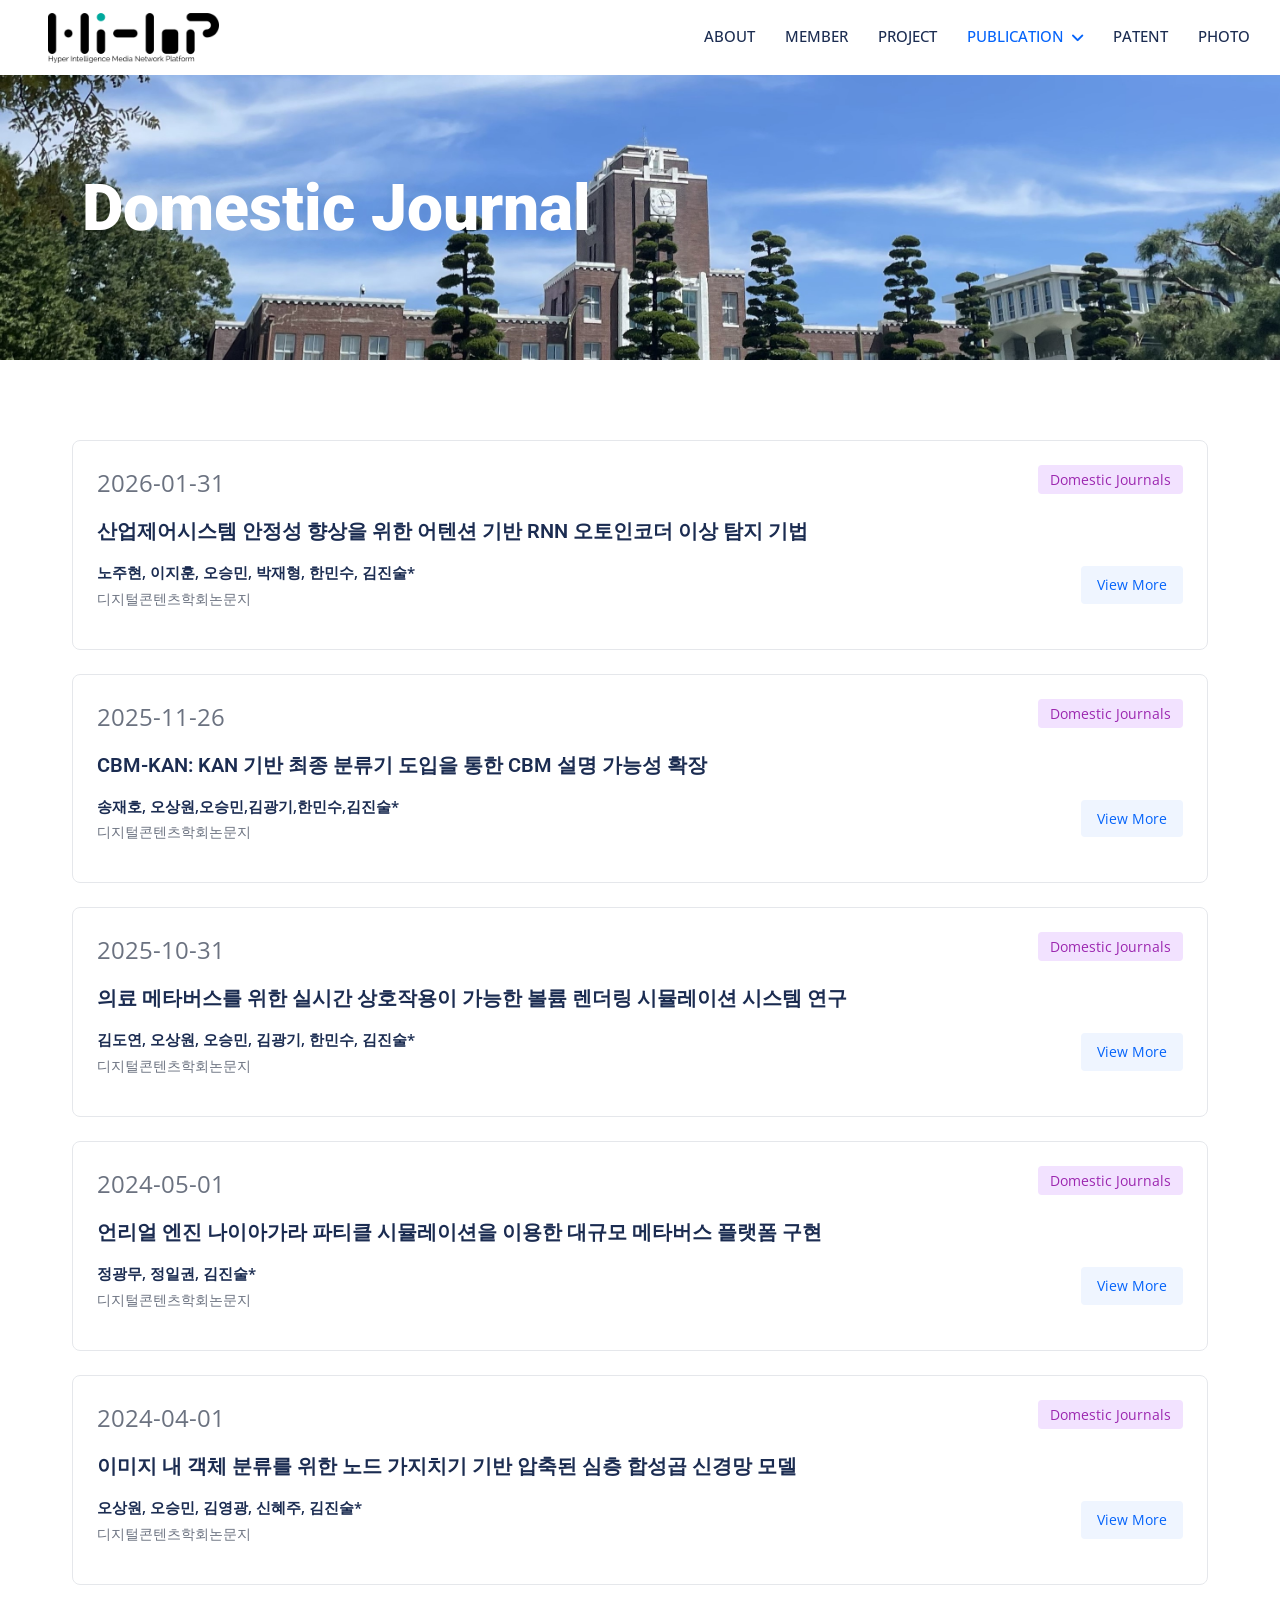
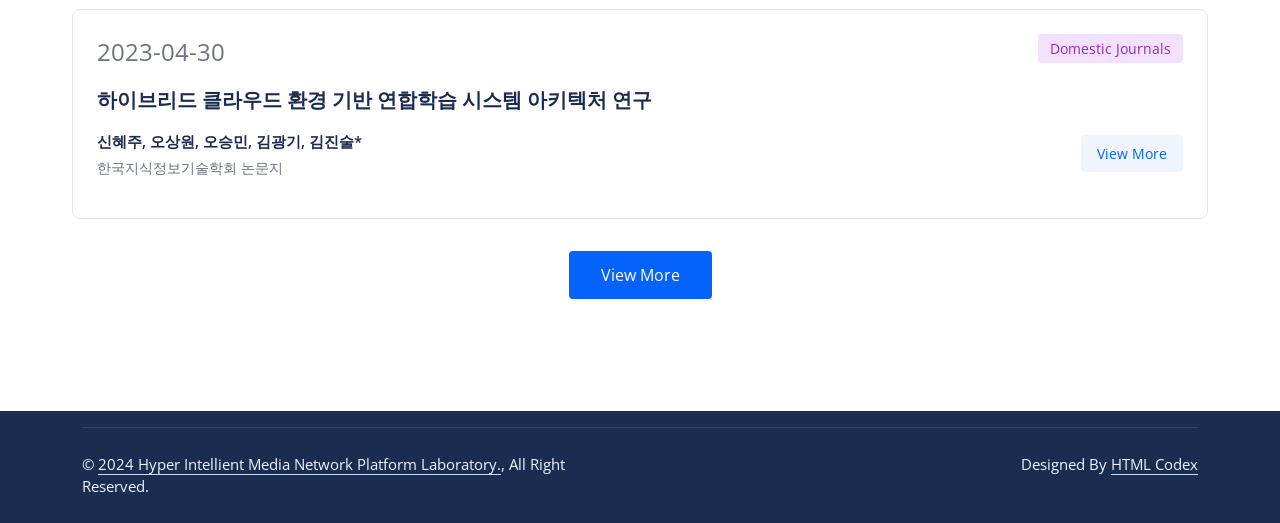
<file: publication/dom-jour.html>
<!DOCTYPE html>
<html lang="en">

<head>
    <meta charset="utf-8">
    <title>Hi-IoP | Domestic Journal</title>
    <meta content="" name="keywords">
    <meta content="" name="description">
    <meta name="viewport" content="width=device-width, initial-scale=1.0, maximum-scale=1.0, user-scalable=no">
    <link href="/img/hi_2.png" rel="icon">

    <link rel="preconnect" href="https://fonts.googleapis.com">
    <link rel="preconnect" href="https://fonts.gstatic.com" crossorigin>
    <link href="https://fonts.googleapis.com/css2?family=Open+Sans:wght@400;500&family=Roboto:wght@500;700;900&display=swap"
        rel="stylesheet">

    <link href="https://cdnjs.cloudflare.com/ajax/libs/font-awesome/6.0.0/css/all.min.css" rel="stylesheet">
    <link href="https://cdn.jsdelivr.net/npm/bootstrap-icons@1.4.1/font/bootstrap-icons.css" rel="stylesheet">

    <link href="/lib/animate/animate.min.css" rel="stylesheet">
    <link href="/lib/owlcarousel/assets/owl.carousel.min.css" rel="stylesheet">
    <link href="/lib/tempusdominus/css/tempusdominus-bootstrap-4.min.css" rel="stylesheet" />

    <link href="/css/bootstrap.min.css" rel="stylesheet">
    <link href="/css/style.css" rel="stylesheet">
    <link href="/static/site.css" rel="stylesheet">
    
</head>

<body>
    <!-- Spinner -->
    <div id="spinner"
        class="show bg-white position-fixed translate-middle w-100 vh-100 top-50 start-50 d-flex align-items-center justify-content-center">
        <div class="spinner-grow text-primary" style="width: 3rem; height: 3rem;" role="status">
            <span class="sr-only">Loading...</span>
        </div>
    </div>

    <!-- Navbar -->
    <nav class="navbar navbar-expand-lg bg-white navbar-light sticky-top p-0 wow fadeIn" data-wow-delay="0.1s">
        <a href="/" class="navbar-brand d-flex align-items-center px-4 px-lg-5">
            <img src="/img/Hi.png" alt="Hi-IoP Logo" style="height:50px; width:auto;">
        </a>
        <button type="button" class="navbar-toggler me-4" data-bs-toggle="collapse" data-bs-target="#navbarCollapse">
            <span class="navbar-toggler-icon"></span>
        </button>
        <div class="collapse navbar-collapse" id="navbarCollapse">
            <div class="navbar-nav ms-auto p-4 p-lg-0">
                <a href="/" class="nav-item nav-link ">About</a>
                <a href="/member" class="nav-item nav-link ">Member</a>
                <a href="/project" class="nav-item nav-link ">Project</a>
                <div class="nav-item dropdown">
                    <a href="#" class="nav-link dropdown-toggle active"
                        data-bs-toggle="dropdown">Publication</a>
                    <div class="dropdown-menu rounded-0 rounded-bottom m-0">
                        <a href="/publication/in-jour" class="dropdown-item">International Journal</a>
                        <a href="/publication/dom-jour" class="dropdown-item">Domestic Journal</a>
                        <a href="/publication/in-conf" class="dropdown-item">International Conference</a>
                        <a href="/publication/dom-conf" class="dropdown-item">Domestic Conference</a>
                    </div>
                </div>
                <a href="/patent" class="nav-item nav-link ">Patent</a>
                <a href="/photo" class="nav-item nav-link ">Photo</a>
                
            </div>
        </div>
    </nav>

    
<!-- Page Header -->
<div class="container-fluid page-header py-5 mb-5 wow fadeIn" data-wow-delay="0.1s">
    <div class="container py-5">
        <h1 class="display-3 text-white mb-3 animated slideInDown">Domestic Journal</h1>
        
    </div>
</div>

<div class="journal-container">
    <div class="journal-list js-paginate" id="journalList" data-page-size="6">
        
        
        
        
        
        <div class="journal-item">
            <div class="journal-item-header">
                <div class="journal-meta-left">
                    <div class="journal-date" style="font-size:1.5rem">2026-01-31</div>
                </div>
                <div class="journal-category" style="background:#F2E2FF;color:#9C27B0">Domestic Journals</div>
            </div>
            <h3 class="journal-item-title">
                <span class="journal-title-text">산업제어시스템 안정성 향상을 위한 어텐션 기반 RNN 오토인코더 이상 탐지 기법</span>
            </h3>
            <div class="journal-item-content">
                <div class="content-left">
                    <div class="journal-item-authors">노주현, 이지훈, 오승민, 박재형, 한민수, 김진술*</div>
                    <div class="journal-item-publisher">디지털콘텐츠학회논문지</div>
                </div>
                
                <a href="https://www.dbpia.co.kr/journal/articleDetail?nodeId=NODE12564127" class="journal-view-more" target="_blank">View More</a>
                
            </div>
        </div>
        
        
        
        
        
        <div class="journal-item">
            <div class="journal-item-header">
                <div class="journal-meta-left">
                    <div class="journal-date" style="font-size:1.5rem">2025-11-26</div>
                </div>
                <div class="journal-category" style="background:#F2E2FF;color:#9C27B0">Domestic Journals</div>
            </div>
            <h3 class="journal-item-title">
                <span class="journal-title-text">CBM-KAN: KAN 기반 최종 분류기 도입을 통한 CBM 설명 가능성 확장</span>
            </h3>
            <div class="journal-item-content">
                <div class="content-left">
                    <div class="journal-item-authors">송재호, 오상원,오승민,김광기,한민수,김진술*</div>
                    <div class="journal-item-publisher">디지털콘텐츠학회논문지</div>
                </div>
                
                <a href="https://www.dbpia.co.kr/journal/articleDetail?nodeId=NODE12482421" class="journal-view-more" target="_blank">View More</a>
                
            </div>
        </div>
        
        
        
        
        
        <div class="journal-item">
            <div class="journal-item-header">
                <div class="journal-meta-left">
                    <div class="journal-date" style="font-size:1.5rem">2025-10-31</div>
                </div>
                <div class="journal-category" style="background:#F2E2FF;color:#9C27B0">Domestic Journals</div>
            </div>
            <h3 class="journal-item-title">
                <span class="journal-title-text">의료 메타버스를 위한 실시간 상호작용이 가능한 볼륨 렌더링 시뮬레이션 시스템 연구</span>
            </h3>
            <div class="journal-item-content">
                <div class="content-left">
                    <div class="journal-item-authors">김도연, 오상원, 오승민, 김광기, 한민수, 김진술*</div>
                    <div class="journal-item-publisher">디지털콘텐츠학회논문지</div>
                </div>
                
                <a href="https://www.dbpia.co.kr/journal/articleDetail?nodeId=NODE12434528" class="journal-view-more" target="_blank">View More</a>
                
            </div>
        </div>
        
        
        
        
        
        <div class="journal-item">
            <div class="journal-item-header">
                <div class="journal-meta-left">
                    <div class="journal-date" style="font-size:1.5rem">2024-05-01</div>
                </div>
                <div class="journal-category" style="background:#F2E2FF;color:#9C27B0">Domestic Journals</div>
            </div>
            <h3 class="journal-item-title">
                <span class="journal-title-text">언리얼 엔진 나이아가라 파티클 시뮬레이션을 이용한 대규모 메타버스 플랫폼 구현</span>
            </h3>
            <div class="journal-item-content">
                <div class="content-left">
                    <div class="journal-item-authors">정광무, 정일권, 김진술*</div>
                    <div class="journal-item-publisher">디지털콘텐츠학회논문지</div>
                </div>
                
                <a href="https://doi.org/10.9728/dcs.2024.25.5.1387" class="journal-view-more" target="_blank">View More</a>
                
            </div>
        </div>
        
        
        
        
        
        <div class="journal-item">
            <div class="journal-item-header">
                <div class="journal-meta-left">
                    <div class="journal-date" style="font-size:1.5rem">2024-04-01</div>
                </div>
                <div class="journal-category" style="background:#F2E2FF;color:#9C27B0">Domestic Journals</div>
            </div>
            <h3 class="journal-item-title">
                <span class="journal-title-text">이미지 내 객체 분류를 위한 노드 가지치기 기반 압축된 심층 합성곱 신경망 모델</span>
            </h3>
            <div class="journal-item-content">
                <div class="content-left">
                    <div class="journal-item-authors">오상원, 오승민, 김영광, 신혜주, 김진술*</div>
                    <div class="journal-item-publisher">디지털콘텐츠학회논문지</div>
                </div>
                
                <a href="https://doi.org/10.9728/dcs.2022.23.4.735" class="journal-view-more" target="_blank">View More</a>
                
            </div>
        </div>
        
        
        
        
        
        <div class="journal-item">
            <div class="journal-item-header">
                <div class="journal-meta-left">
                    <div class="journal-date" style="font-size:1.5rem">2023-04-30</div>
                </div>
                <div class="journal-category" style="background:#F2E2FF;color:#9C27B0">Domestic Journals</div>
            </div>
            <h3 class="journal-item-title">
                <span class="journal-title-text">하이브리드 클라우드 환경 기반 연합학습 시스템 아키텍처 연구</span>
            </h3>
            <div class="journal-item-content">
                <div class="content-left">
                    <div class="journal-item-authors">신혜주, 오상원, 오승민, 김광기, 김진술*</div>
                    <div class="journal-item-publisher">한국지식정보기술학회 논문지</div>
                </div>
                
                <a href="https://www.riss.kr/search/detail/DetailView.do?p_mat_type=1a0202e37d52c72d&amp;control_no=9c7747157f498e6847de9c1710b0298d&amp;keyword=%ED%95%98%EC%9D%B4%EB%B8%8C%EB%A6%AC%EB%93%9C%20%ED%81%B4%EB%9D%BC%EC%9A%B0%EB%93%9C%20%ED%99%98%EA%B2%BD%20%EA%B8%B0%EB%B0%98%20%EC%97%B0%ED%95%A9%ED%95%99%EC%8A%B5%20%EC%8B%9C%EC%8A%A4%ED%85%9C%20%EC%95%84%ED%82%A4%ED%85%8D%EC%B2%98%20%EC%97%B0%EA%B5%AC" class="journal-view-more" target="_blank">View More</a>
                
            </div>
        </div>
        
        
        
        
        
        <div class="journal-item">
            <div class="journal-item-header">
                <div class="journal-meta-left">
                    <div class="journal-date" style="font-size:1.5rem">2022-08-31</div>
                </div>
                <div class="journal-category" style="background:#F2E2FF;color:#9C27B0">Domestic Journals</div>
            </div>
            <h3 class="journal-item-title">
                <span class="journal-title-text">전력 사용량 데이터 패턴 분석을 위한 시계열 이미지 생성 방안 연구</span>
            </h3>
            <div class="journal-item-content">
                <div class="content-left">
                    <div class="journal-item-authors">윤준철, 오상원, 김진술*</div>
                    <div class="journal-item-publisher">디지털콘텐츠학회논문지</div>
                </div>
                
                <a href="http://journal.dcs.or.kr/_PR/view/?aidx=34064&amp;bidx=3050" class="journal-view-more" target="_blank">View More</a>
                
            </div>
        </div>
        
        
        
        
        
        <div class="journal-item">
            <div class="journal-item-header">
                <div class="journal-meta-left">
                    <div class="journal-date" style="font-size:1.5rem">2022-04-30</div>
                </div>
                <div class="journal-category" style="background:#F2E2FF;color:#9C27B0">Domestic Journals</div>
            </div>
            <h3 class="journal-item-title">
                <span class="journal-title-text">이미지 내 객체 분류를 위한 노드 가지치기 기반 압축된 심층 합성곱 신경망 모델</span>
            </h3>
            <div class="journal-item-content">
                <div class="content-left">
                    <div class="journal-item-authors">오승민, 오상원, 김영광, 신혜주, 김진술*</div>
                    <div class="journal-item-publisher">디지털콘텐츠학회논문지</div>
                </div>
                
                <a href="http://journal.dcs.or.kr/_PR/view/?aidx=32943&amp;bidx=2927" class="journal-view-more" target="_blank">View More</a>
                
            </div>
        </div>
        
        
        
        
        
        <div class="journal-item">
            <div class="journal-item-header">
                <div class="journal-meta-left">
                    <div class="journal-date" style="font-size:1.5rem">2021-08-01</div>
                </div>
                <div class="journal-category" style="background:#F2E2FF;color:#9C27B0">Domestic Journals</div>
            </div>
            <h3 class="journal-item-title">
                <span class="journal-title-text">스마트농업 ICT 융합기술 연구 동향 분석</span>
            </h3>
            <div class="journal-item-content">
                <div class="content-left">
                    <div class="journal-item-authors">이지훈, 김진술*</div>
                    <div class="journal-item-publisher">한국통신학회지(정보와통신)</div>
                </div>
                
                <a href="#" class="journal-view-more disabled" onclick="return false;" target="_blank">View More</a>
                
            </div>
        </div>
        
        
        
        
        
        <div class="journal-item">
            <div class="journal-item-header">
                <div class="journal-meta-left">
                    <div class="journal-date" style="font-size:1.5rem">2021-08-01</div>
                </div>
                <div class="journal-category" style="background:#F2E2FF;color:#9C27B0">Domestic Journals</div>
            </div>
            <h3 class="journal-item-title">
                <span class="journal-title-text">스마트 팜 환경 내 사물인터넷 통신기술 연구 동향</span>
            </h3>
            <div class="journal-item-content">
                <div class="content-left">
                    <div class="journal-item-authors">김영광, 정광무, 김진술*</div>
                    <div class="journal-item-publisher">한국통신학회지(정보와통신)</div>
                </div>
                
                <a href="#" class="journal-view-more disabled" onclick="return false;" target="_blank">View More</a>
                
            </div>
        </div>
        
        
        
        
        
        <div class="journal-item">
            <div class="journal-item-header">
                <div class="journal-meta-left">
                    <div class="journal-date" style="font-size:1.5rem">2020-12-31</div>
                </div>
                <div class="journal-category" style="background:#F2E2FF;color:#9C27B0">Domestic Journals</div>
            </div>
            <h3 class="journal-item-title">
                <span class="journal-title-text">자율주행 환경에서 이미지 객체 분할을 위한 강화된 DFCN 알고리즘 성능연구</span>
            </h3>
            <div class="journal-item-content">
                <div class="content-left">
                    <div class="journal-item-authors">김영광, 김진술*</div>
                    <div class="journal-item-publisher">스마트미디어저널</div>
                </div>
                
                <a href="https://www.dbpia.co.kr/Journal/articleDetail?nodeId=NODE10659170" class="journal-view-more" target="_blank">View More</a>
                
            </div>
        </div>
        
        
        
        
        
        <div class="journal-item">
            <div class="journal-item-header">
                <div class="journal-meta-left">
                    <div class="journal-date" style="font-size:1.5rem">2020-11-30</div>
                </div>
                <div class="journal-category" style="background:#F2E2FF;color:#9C27B0">Domestic Journals</div>
            </div>
            <h3 class="journal-item-title">
                <span class="journal-title-text">무선 센서 네트워크에서 네트워크 수명 향상을 위한 체인 기반의 라우팅 모델</span>
            </h3>
            <div class="journal-item-content">
                <div class="content-left">
                    <div class="journal-item-authors">신병무, 김진술*</div>
                    <div class="journal-item-publisher">아시아태평양융합연구교류논문지</div>
                </div>
                
                <a href="https://doi.org/10.30693/smj.2020.9.3.122" class="journal-view-more" target="_blank">View More</a>
                
            </div>
        </div>
        
        
        
        
        
        <div class="journal-item">
            <div class="journal-item-header">
                <div class="journal-meta-left">
                    <div class="journal-date" style="font-size:1.5rem">2020-09-01</div>
                </div>
                <div class="journal-category" style="background:#F2E2FF;color:#9C27B0">Domestic Journals</div>
            </div>
            <h3 class="journal-item-title">
                <span class="journal-title-text">K-평균 군집화 알고리즘 및 딥러닝 기반 군중 집계를 이용한 전염병 확진자 접촉 가능성 여부 판단 모니터링 시스템 제안</span>
            </h3>
            <div class="journal-item-content">
                <div class="content-left">
                    <div class="journal-item-authors">이동수, ASUIQUZZAMAN AKM, 김영광, 신혜주, 김진술*</div>
                    <div class="journal-item-publisher">스마트미디어저널</div>
                </div>
                
                <a href="https://doi.org/10.30693/smj.2020.9.3.122" class="journal-view-more" target="_blank">View More</a>
                
            </div>
        </div>
        
        
        
        
        
        <div class="journal-item">
            <div class="journal-item-header">
                <div class="journal-meta-left">
                    <div class="journal-date" style="font-size:1.5rem">2019-12-01</div>
                </div>
                <div class="journal-category" style="background:#F2E2FF;color:#9C27B0">Domestic Journals</div>
            </div>
            <h3 class="journal-item-title">
                <span class="journal-title-text">가상화 플랫폼을 통한 CNN기반 모니터링 애플리케이션의 안정적인 응답 속도 보장 방안 연구</span>
            </h3>
            <div class="journal-item-content">
                <div class="content-left">
                    <div class="journal-item-authors">오승민, ASHIQUZZAMAN AKM, 이동수, 김진술*, 박재형*</div>
                    <div class="journal-item-publisher">디지털콘텐츠학회논문지</div>
                </div>
                
                <a href="https://doi.org/10.9728/dcs.2019.20.12.2525" class="journal-view-more" target="_blank">View More</a>
                
            </div>
        </div>
        
        
        
        
        
        <div class="journal-item">
            <div class="journal-item-header">
                <div class="journal-meta-left">
                    <div class="journal-date" style="font-size:1.5rem">2019-10-01</div>
                </div>
                <div class="journal-category" style="background:#F2E2FF;color:#9C27B0">Domestic Journals</div>
            </div>
            <h3 class="journal-item-title">
                <span class="journal-title-text">스마트 팩토리 환경에서의 딥러닝 기반 제품 데이터 시각화 및 지능형 모니터링 기술 연구</span>
            </h3>
            <div class="journal-item-content">
                <div class="content-left">
                    <div class="journal-item-authors">오승민, ASHIQUZZAMAN AKM, 이동수, 김진술*, 박재형*</div>
                    <div class="journal-item-publisher">디지털콘텐츠학회논문지</div>
                </div>
                
                <a href="https://doi.org/10.9728/dcs.2019.20.10.1933" class="journal-view-more" target="_blank">View More</a>
                
            </div>
        </div>
        
        
        
        
        
        <div class="journal-item">
            <div class="journal-item-header">
                <div class="journal-meta-left">
                    <div class="journal-date" style="font-size:1.5rem">2018-08-01</div>
                </div>
                <div class="journal-category" style="background:#F2E2FF;color:#9C27B0">Domestic Journals</div>
            </div>
            <h3 class="journal-item-title">
                <span class="journal-title-text">1인용 전동휠체어의 안전 운행을 위한 지능형 통합 제어보드 기능 개선 연구</span>
            </h3>
            <div class="journal-item-content">
                <div class="content-left">
                    <div class="journal-item-authors">조영빈, 김진술*</div>
                    <div class="journal-item-publisher">디지털콘텐츠학회논문지</div>
                </div>
                
                <a href="https://doi.org/10.9728/dcs.2018.19.8.1507" class="journal-view-more" target="_blank">View More</a>
                
            </div>
        </div>
        
        
        
        
        
        <div class="journal-item">
            <div class="journal-item-header">
                <div class="journal-meta-left">
                    <div class="journal-date" style="font-size:1.5rem">2018-08-01</div>
                </div>
                <div class="journal-category" style="background:#F2E2FF;color:#9C27B0">Domestic Journals</div>
            </div>
            <h3 class="journal-item-title">
                <span class="journal-title-text">휠체어 균형 조정을 위한 스마트 센서의 적용에 관한 연구</span>
            </h3>
            <div class="journal-item-content">
                <div class="content-left">
                    <div class="journal-item-authors">Linh Van Ma, 조영빈, 김진술*</div>
                    <div class="journal-item-publisher">디지털콘텐츠학회논문지</div>
                </div>
                
                <a href="https://doi.org/10.9728/dcs.2018.19.8.1585" class="journal-view-more" target="_blank">View More</a>
                
            </div>
        </div>
        
        
        
        
        
        <div class="journal-item">
            <div class="journal-item-header">
                <div class="journal-meta-left">
                    <div class="journal-date" style="font-size:1.5rem">2017-04-07</div>
                </div>
                <div class="journal-category" style="background:#F2E2FF;color:#9C27B0">Domestic Journals</div>
            </div>
            <h3 class="journal-item-title">
                <span class="journal-title-text">도커 기반에 가상머신을 이용한 사용자 네트워크의 최적 멀티미디어 데이터 분할 전송 방법</span>
            </h3>
            <div class="journal-item-content">
                <div class="content-left">
                    <div class="journal-item-authors">박상현, 류호영, 김진술*</div>
                    <div class="journal-item-publisher">한국지식정보기술학회 논문지</div>
                </div>
                
                <a href="https://doi.org//10.9728/dcs.2017.18.2.411" class="journal-view-more" target="_blank">View More</a>
                
            </div>
        </div>
        
        
        
        
        
        <div class="journal-item">
            <div class="journal-item-header">
                <div class="journal-meta-left">
                    <div class="journal-date" style="font-size:1.5rem">2017-04-01</div>
                </div>
                <div class="journal-category" style="background:#F2E2FF;color:#9C27B0">Domestic Journals</div>
            </div>
            <h3 class="journal-item-title">
                <span class="journal-title-text">로컬 물리적 네트워크에서 효율적인 대역폭 공유를 위한  퍼지 기반의 동적 방법</span>
            </h3>
            <div class="journal-item-content">
                <div class="content-left">
                    <div class="journal-item-authors">Linh Van Ma, 박상현, 장종현, 박재형, 김진술*</div>
                    <div class="journal-item-publisher">디지털콘텐츠학회논문지</div>
                </div>
                
                <a href="https://doi.org//10.9728/dcs.2017.18.2.411" class="journal-view-more" target="_blank">View More</a>
                
            </div>
        </div>
        
    </div>
    <div class="load-more">
        <button class="load-more-btn js-load-more hidden">View More</button>
    </div>
</div>


    <!-- Footer -->
    <div class="container-fluid bg-dark text-light footer mt-5 pt-3 wow fadeIn" data-wow-delay="0.1s">
        <div class="container">
            <div class="copyright">
                <div class="row">
                    <div class="col-md-6 text-center text-md-start mb-3 mb-md-0">
                        &copy; <a class="border-bottom" href="#">2024 Hyper Intellient Media Network Platform
                            Laboratory.</a>, All Right Reserved.
                    </div>
                    <div class="col-md-6 text-center text-md-end">
                        Designed By <a class="border-bottom" href="https://htmlcodex.com">HTML Codex</a>
                    </div>
                </div>
            </div>
        </div>
    </div>

    <script src="https://code.jquery.com/jquery-3.4.1.min.js"></script>
    <script src="https://cdn.jsdelivr.net/npm/bootstrap@5.0.0/dist/js/bootstrap.bundle.min.js"></script>
    <script src="/lib/wow/wow.min.js"></script>
    <script src="/lib/easing/easing.min.js"></script>
    <script src="/lib/waypoints/waypoints.min.js"></script>
    <script src="/lib/counterup/counterup.min.js"></script>
    <script src="/lib/owlcarousel/owl.carousel.min.js"></script>
    <script src="/lib/tempusdominus/js/moment.min.js"></script>
    <script src="/lib/tempusdominus/js/moment-timezone.min.js"></script>
    <script src="/lib/tempusdominus/js/tempusdominus-bootstrap-4.min.js"></script>
    <script src="/js/main.js"></script>
    <script src="/static/site.js"></script>
    
</body>

</html>
</file>
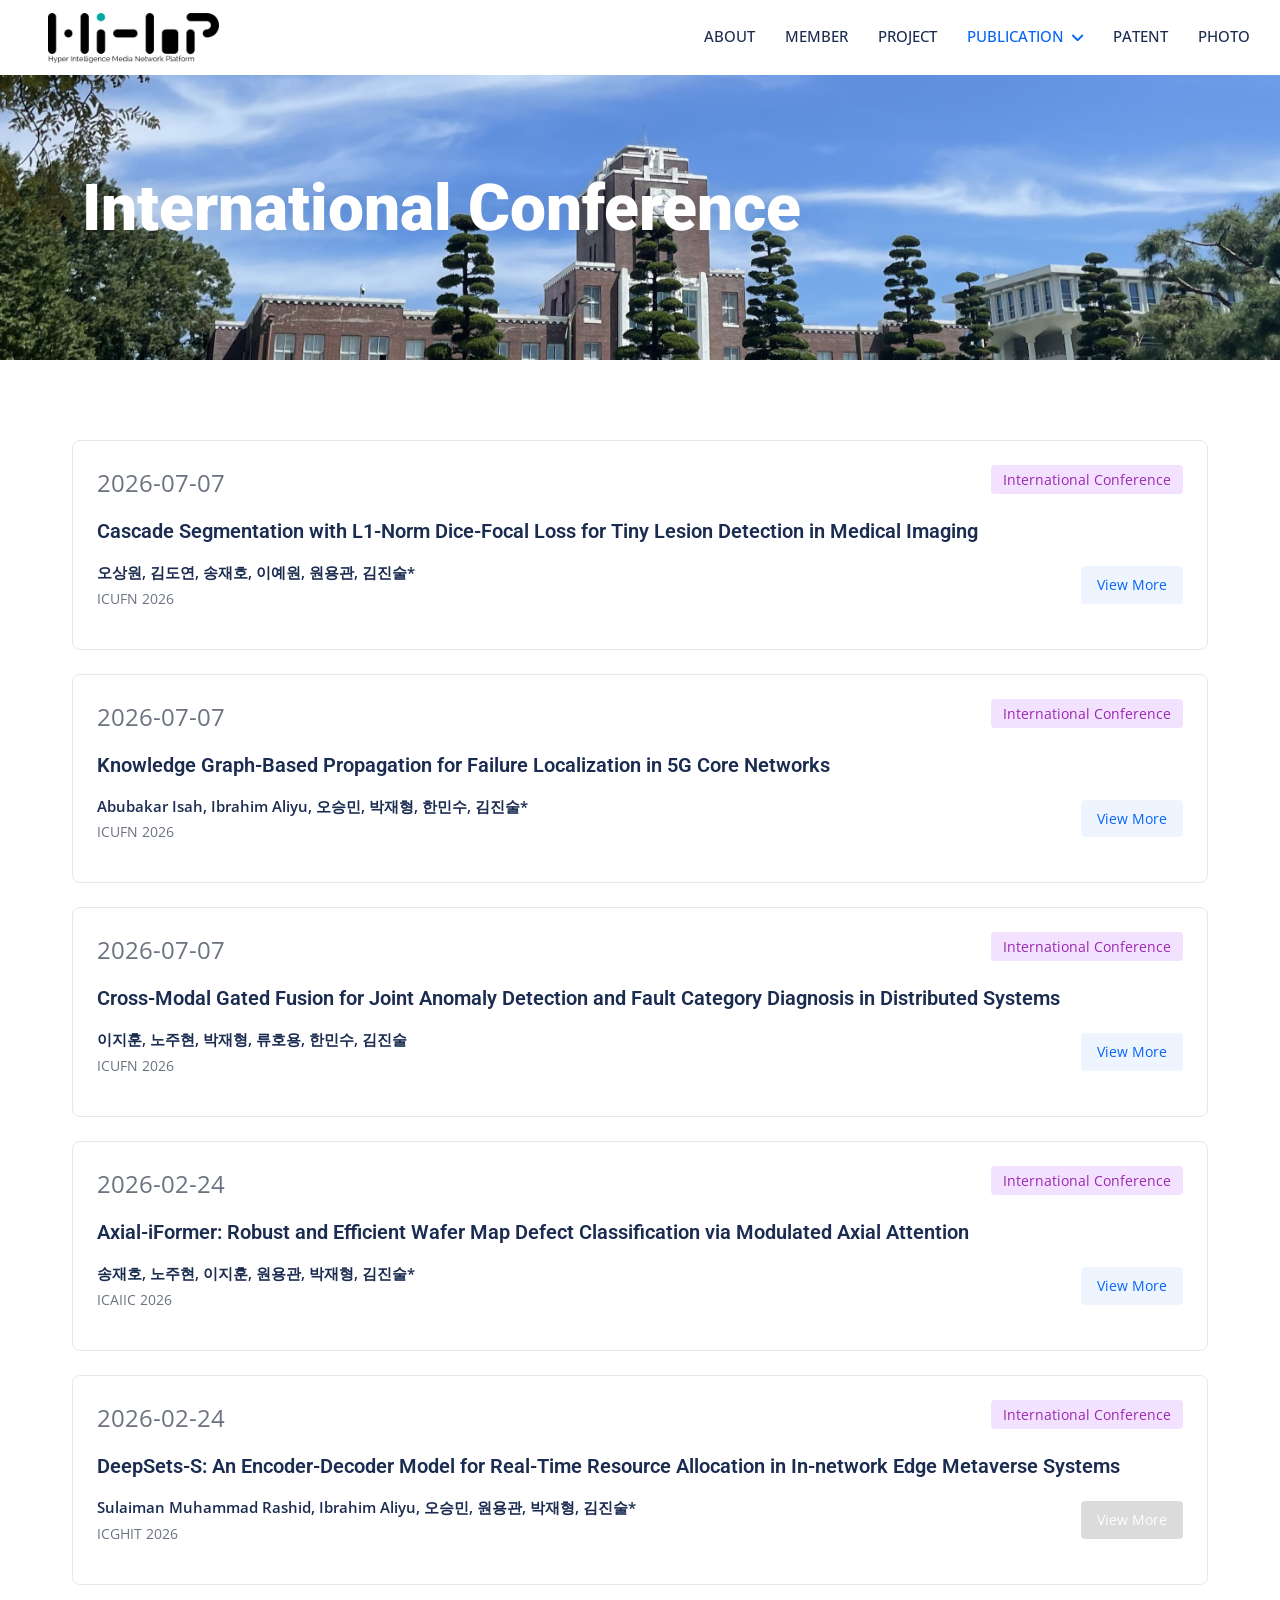
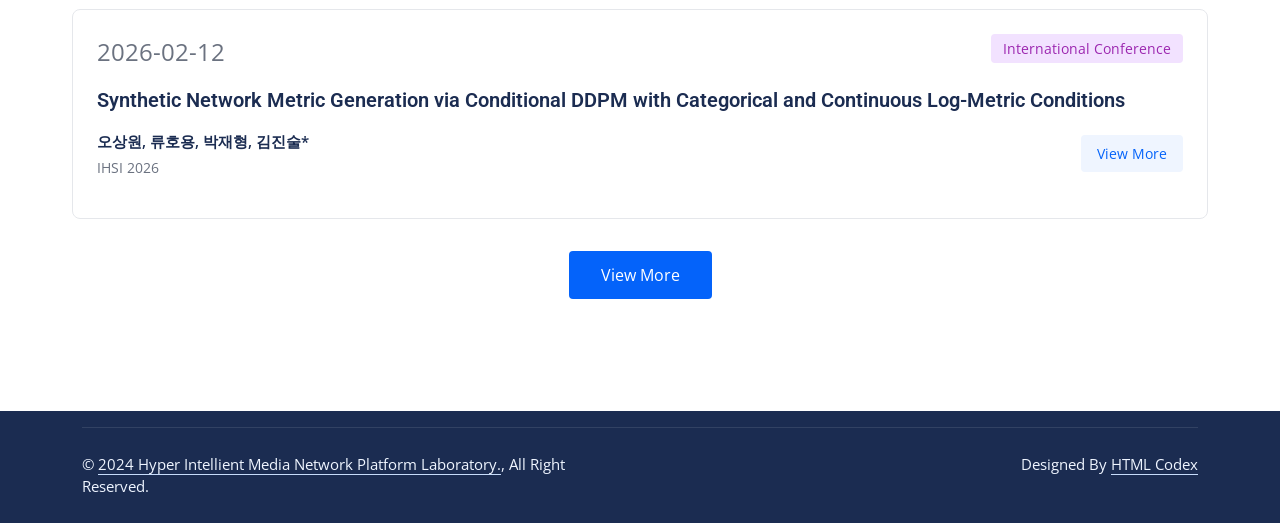
<file: publication/in-conf.html>
<!DOCTYPE html>
<html lang="en">

<head>
    <meta charset="utf-8">
    <title>Hi-IoP | International Conference</title>
    <meta content="" name="keywords">
    <meta content="" name="description">
    <meta name="viewport" content="width=device-width, initial-scale=1.0, maximum-scale=1.0, user-scalable=no">
    <link href="/img/hi_2.png" rel="icon">

    <link rel="preconnect" href="https://fonts.googleapis.com">
    <link rel="preconnect" href="https://fonts.gstatic.com" crossorigin>
    <link href="https://fonts.googleapis.com/css2?family=Open+Sans:wght@400;500&family=Roboto:wght@500;700;900&display=swap"
        rel="stylesheet">

    <link href="https://cdnjs.cloudflare.com/ajax/libs/font-awesome/6.0.0/css/all.min.css" rel="stylesheet">
    <link href="https://cdn.jsdelivr.net/npm/bootstrap-icons@1.4.1/font/bootstrap-icons.css" rel="stylesheet">

    <link href="/lib/animate/animate.min.css" rel="stylesheet">
    <link href="/lib/owlcarousel/assets/owl.carousel.min.css" rel="stylesheet">
    <link href="/lib/tempusdominus/css/tempusdominus-bootstrap-4.min.css" rel="stylesheet" />

    <link href="/css/bootstrap.min.css" rel="stylesheet">
    <link href="/css/style.css" rel="stylesheet">
    <link href="/static/site.css" rel="stylesheet">
    
</head>

<body>
    <!-- Spinner -->
    <div id="spinner"
        class="show bg-white position-fixed translate-middle w-100 vh-100 top-50 start-50 d-flex align-items-center justify-content-center">
        <div class="spinner-grow text-primary" style="width: 3rem; height: 3rem;" role="status">
            <span class="sr-only">Loading...</span>
        </div>
    </div>

    <!-- Navbar -->
    <nav class="navbar navbar-expand-lg bg-white navbar-light sticky-top p-0 wow fadeIn" data-wow-delay="0.1s">
        <a href="/" class="navbar-brand d-flex align-items-center px-4 px-lg-5">
            <img src="/img/Hi.png" alt="Hi-IoP Logo" style="height:50px; width:auto;">
        </a>
        <button type="button" class="navbar-toggler me-4" data-bs-toggle="collapse" data-bs-target="#navbarCollapse">
            <span class="navbar-toggler-icon"></span>
        </button>
        <div class="collapse navbar-collapse" id="navbarCollapse">
            <div class="navbar-nav ms-auto p-4 p-lg-0">
                <a href="/" class="nav-item nav-link ">About</a>
                <a href="/member" class="nav-item nav-link ">Member</a>
                <a href="/project" class="nav-item nav-link ">Project</a>
                <div class="nav-item dropdown">
                    <a href="#" class="nav-link dropdown-toggle active"
                        data-bs-toggle="dropdown">Publication</a>
                    <div class="dropdown-menu rounded-0 rounded-bottom m-0">
                        <a href="/publication/in-jour" class="dropdown-item">International Journal</a>
                        <a href="/publication/dom-jour" class="dropdown-item">Domestic Journal</a>
                        <a href="/publication/in-conf" class="dropdown-item">International Conference</a>
                        <a href="/publication/dom-conf" class="dropdown-item">Domestic Conference</a>
                    </div>
                </div>
                <a href="/patent" class="nav-item nav-link ">Patent</a>
                <a href="/photo" class="nav-item nav-link ">Photo</a>
                
            </div>
        </div>
    </nav>

    
<!-- Page Header -->
<div class="container-fluid page-header py-5 mb-5 wow fadeIn" data-wow-delay="0.1s">
    <div class="container py-5">
        <h1 class="display-3 text-white mb-3 animated slideInDown">International Conference</h1>
        
    </div>
</div>

<div class="journal-container">
    <div class="journal-list js-paginate" id="journalList" data-page-size="6">
        
        
        
        
        
        <div class="journal-item">
            <div class="journal-item-header">
                <div class="journal-meta-left">
                    <div class="journal-date" style="font-size:1.5rem">2026-07-07</div>
                </div>
                <div class="journal-category" style="background:#F2E2FF;color:#9C27B0">International Conference</div>
            </div>
            <h3 class="journal-item-title">
                <span class="journal-title-text">Cascade Segmentation with L1-Norm Dice-Focal Loss for Tiny Lesion Detection in Medical Imaging</span>
            </h3>
            <div class="journal-item-content">
                <div class="content-left">
                    <div class="journal-item-authors">오상원, 김도연, 송재호, 이예원, 원용관, 김진술*</div>
                    <div class="journal-item-publisher">ICUFN 2026</div>
                </div>
                
                <a href="https://ieeexplore.ieee.org/document/11628555/" class="journal-view-more" target="_blank">View More</a>
                
            </div>
        </div>
        
        
        
        
        
        <div class="journal-item">
            <div class="journal-item-header">
                <div class="journal-meta-left">
                    <div class="journal-date" style="font-size:1.5rem">2026-07-07</div>
                </div>
                <div class="journal-category" style="background:#F2E2FF;color:#9C27B0">International Conference</div>
            </div>
            <h3 class="journal-item-title">
                <span class="journal-title-text">Knowledge Graph-Based Propagation for Failure Localization in 5G Core Networks</span>
            </h3>
            <div class="journal-item-content">
                <div class="content-left">
                    <div class="journal-item-authors">Abubakar Isah, Ibrahim Aliyu, 오승민, 박재형, 한민수, 김진술*</div>
                    <div class="journal-item-publisher">ICUFN 2026</div>
                </div>
                
                <a href="https://ieeexplore.ieee.org/document/11628718" class="journal-view-more" target="_blank">View More</a>
                
            </div>
        </div>
        
        
        
        
        
        <div class="journal-item">
            <div class="journal-item-header">
                <div class="journal-meta-left">
                    <div class="journal-date" style="font-size:1.5rem">2026-07-07</div>
                </div>
                <div class="journal-category" style="background:#F2E2FF;color:#9C27B0">International Conference</div>
            </div>
            <h3 class="journal-item-title">
                <span class="journal-title-text">Cross-Modal Gated Fusion for Joint Anomaly Detection and Fault Category Diagnosis in Distributed Systems</span>
            </h3>
            <div class="journal-item-content">
                <div class="content-left">
                    <div class="journal-item-authors">이지훈, 노주현, 박재형, 류호용, 한민수, 김진술</div>
                    <div class="journal-item-publisher">ICUFN 2026</div>
                </div>
                
                <a href="https://ieeexplore.ieee.org/document/11628570" class="journal-view-more" target="_blank">View More</a>
                
            </div>
        </div>
        
        
        
        
        
        <div class="journal-item">
            <div class="journal-item-header">
                <div class="journal-meta-left">
                    <div class="journal-date" style="font-size:1.5rem">2026-02-24</div>
                </div>
                <div class="journal-category" style="background:#F2E2FF;color:#9C27B0">International Conference</div>
            </div>
            <h3 class="journal-item-title">
                <span class="journal-title-text">Axial-iFormer: Robust and Efficient Wafer Map  Defect Classification via Modulated Axial Attention</span>
            </h3>
            <div class="journal-item-content">
                <div class="content-left">
                    <div class="journal-item-authors">송재호, 노주현, 이지훈, 원용관, 박재형, 김진술*</div>
                    <div class="journal-item-publisher">ICAIIC 2026</div>
                </div>
                
                <a href="https://ieeexplore.ieee.org/abstract/document/11454367" class="journal-view-more" target="_blank">View More</a>
                
            </div>
        </div>
        
        
        
        
        
        <div class="journal-item">
            <div class="journal-item-header">
                <div class="journal-meta-left">
                    <div class="journal-date" style="font-size:1.5rem">2026-02-24</div>
                </div>
                <div class="journal-category" style="background:#F2E2FF;color:#9C27B0">International Conference</div>
            </div>
            <h3 class="journal-item-title">
                <span class="journal-title-text">DeepSets-S: An Encoder-Decoder Model for Real-Time Resource Allocation in In-network Edge Metaverse Systems</span>
            </h3>
            <div class="journal-item-content">
                <div class="content-left">
                    <div class="journal-item-authors">Sulaiman Muhammad Rashid, Ibrahim Aliyu, 오승민, 원용관, 박재형, 김진술*</div>
                    <div class="journal-item-publisher">ICGHIT 2026</div>
                </div>
                
                <a href="#" class="journal-view-more disabled" onclick="return false;" target="_blank">View More</a>
                
            </div>
        </div>
        
        
        
        
        
        <div class="journal-item">
            <div class="journal-item-header">
                <div class="journal-meta-left">
                    <div class="journal-date" style="font-size:1.5rem">2026-02-12</div>
                </div>
                <div class="journal-category" style="background:#F2E2FF;color:#9C27B0">International Conference</div>
            </div>
            <h3 class="journal-item-title">
                <span class="journal-title-text">Synthetic Network Metric Generation via Conditional DDPM with Categorical and Continuous Log-Metric Conditions</span>
            </h3>
            <div class="journal-item-content">
                <div class="content-left">
                    <div class="journal-item-authors">오상원, 류호용, 박재형, 김진술*</div>
                    <div class="journal-item-publisher">IHSI 2026</div>
                </div>
                
                <a href="https://doi.org/10.54941/ahfe1007079" class="journal-view-more" target="_blank">View More</a>
                
            </div>
        </div>
        
        
        
        
        
        <div class="journal-item">
            <div class="journal-item-header">
                <div class="journal-meta-left">
                    <div class="journal-date" style="font-size:1.5rem">2025-10-15</div>
                </div>
                <div class="journal-category" style="background:#F2E2FF;color:#9C27B0">International Conference</div>
            </div>
            <h3 class="journal-item-title">
                <span class="journal-title-text">Generative AI for DTN Initialization : High-Fidelity Time-Series Network Data Synthesis via Denoising Diffusion Models</span>
            </h3>
            <div class="journal-item-content">
                <div class="content-left">
                    <div class="journal-item-authors">오상원, 노주현, 류호용, 한민수, 박재형, 김진술*</div>
                    <div class="journal-item-publisher">ICTC 2025</div>
                </div>
                
                <a href="https://ieeexplore.ieee.org/document/11388324" class="journal-view-more" target="_blank">View More</a>
                
            </div>
        </div>
        
        
        
        
        
        <div class="journal-item">
            <div class="journal-item-header">
                <div class="journal-meta-left">
                    <div class="journal-date" style="font-size:1.5rem">2025-10-15</div>
                </div>
                <div class="journal-category" style="background:#F2E2FF;color:#9C27B0">International Conference</div>
            </div>
            <h3 class="journal-item-title">
                <span class="journal-title-text">Enhancing Network Log Clustering through Fourier Transform-Based Embeddings</span>
            </h3>
            <div class="journal-item-content">
                <div class="content-left">
                    <div class="journal-item-authors">이중훈, 이지훈, 심재찬, 박재형, 한민수, 김진술*</div>
                    <div class="journal-item-publisher">ICTC 2025</div>
                </div>
                
                <a href="https://ieeexplore.ieee.org/abstract/document/11389059" class="journal-view-more" target="_blank">View More</a>
                
            </div>
        </div>
        
        
        
        
        
        <div class="journal-item">
            <div class="journal-item-header">
                <div class="journal-meta-left">
                    <div class="journal-date" style="font-size:1.5rem">2025-07-07</div>
                </div>
                <div class="journal-category" style="background:#F2E2FF;color:#9C27B0">International Conference</div>
            </div>
            <h3 class="journal-item-title">
                <span class="journal-title-text">Extending Graph Deviation Network for More Effective Anomaly Detection</span>
            </h3>
            <div class="journal-item-content">
                <div class="content-left">
                    <div class="journal-item-authors">노주현, 이지훈, 오상원, 박재형, 원용관, 한민수, 김진술*</div>
                    <div class="journal-item-publisher">MadeAI 2025 – Modelling, Data Analytics and AI in Engineering</div>
                </div>
                
                <a href="#" class="journal-view-more disabled" onclick="return false;" target="_blank">View More</a>
                
            </div>
        </div>
        
        
        
        
        
        <div class="journal-item">
            <div class="journal-item-header">
                <div class="journal-meta-left">
                    <div class="journal-date" style="font-size:1.5rem">2025-07-07</div>
                </div>
                <div class="journal-category" style="background:#F2E2FF;color:#9C27B0">International Conference</div>
            </div>
            <h3 class="journal-item-title">
                <span class="journal-title-text">Size-Aware SIoU: Enhancing Bounding Box Regression</span>
            </h3>
            <div class="journal-item-content">
                <div class="content-left">
                    <div class="journal-item-authors">송재호, 오승민, 이지훈, 오상원, 한민수, 김진술*</div>
                    <div class="journal-item-publisher">MadeAI 2025 – Modelling, Data Analytics and AI in Engineering</div>
                </div>
                
                <a href="#" class="journal-view-more disabled" onclick="return false;" target="_blank">View More</a>
                
            </div>
        </div>
        
        
        
        
        
        <div class="journal-item">
            <div class="journal-item-header">
                <div class="journal-meta-left">
                    <div class="journal-date" style="font-size:1.5rem">2025-02-20</div>
                </div>
                <div class="journal-category" style="background:#F2E2FF;color:#9C27B0">International Conference</div>
            </div>
            <h3 class="journal-item-title">
                <span class="journal-title-text">Exploring Image-Based Approaches for Effective Synthetic Time-Series Data Generation</span>
            </h3>
            <div class="journal-item-content">
                <div class="content-left">
                    <div class="journal-item-authors">오상원, 오승민, 김도연, 한민수, 이중훈, 김진술*</div>
                    <div class="journal-item-publisher">ICAIIC 2025</div>
                </div>
                
                <a href="https://ieeexplore.ieee.org/document/10920664" class="journal-view-more" target="_blank">View More</a>
                
            </div>
        </div>
        
        
        
        
        
        <div class="journal-item">
            <div class="journal-item-header">
                <div class="journal-meta-left">
                    <div class="journal-date" style="font-size:1.5rem">2025-02-19</div>
                </div>
                <div class="journal-category" style="background:#F2E2FF;color:#9C27B0">International Conference</div>
            </div>
            <h3 class="journal-item-title">
                <span class="journal-title-text">Explainable Network Anomaly Detection with GraphSAGE and SHAP</span>
            </h3>
            <div class="journal-item-content">
                <div class="content-left">
                    <div class="journal-item-authors">이지훈, 오승민, 송재호, 노주현, 한민수, 김진술*</div>
                    <div class="journal-item-publisher">ICAIIC 2025</div>
                </div>
                
                <a href="https://ieeexplore.ieee.org/document/10920860" class="journal-view-more" target="_blank">View More</a>
                
            </div>
        </div>
        
        
        
        
        
        <div class="journal-item">
            <div class="journal-item-header">
                <div class="journal-meta-left">
                    <div class="journal-date" style="font-size:1.5rem">2024-06-09</div>
                </div>
                <div class="journal-category" style="background:#F2E2FF;color:#9C27B0">International Conference</div>
            </div>
            <h3 class="journal-item-title">
                <span class="journal-title-text">Improving the Real-Data Driven Network Evaluation Model for Digital Twin Networks</span>
            </h3>
            <div class="journal-item-content">
                <div class="content-left">
                    <div class="journal-item-authors">Hyeju Shin, Ibrahim Aliyu, Abubakar Isah, Jinsul Kim*</div>
                    <div class="journal-item-publisher">IEEE ICC 2024 Workshop</div>
                </div>
                
                <a href="https://doi.org/10.48550/arXiv.2405.08473" class="journal-view-more" target="_blank">View More</a>
                
            </div>
        </div>
        
        
        
        
        
        <div class="journal-item">
            <div class="journal-item-header">
                <div class="journal-meta-left">
                    <div class="journal-date" style="font-size:1.5rem">2024-02-22</div>
                </div>
                <div class="journal-category" style="background:#F2E2FF;color:#9C27B0">International Conference</div>
            </div>
            <h3 class="journal-item-title">
                <span class="journal-title-text">Designing Data Pipeline for Network Data Management in Digital Twin Network Environment</span>
            </h3>
            <div class="journal-item-content">
                <div class="content-left">
                    <div class="journal-item-authors">신혜주, 오승민, 이지훈, 정광무, 김진술*</div>
                    <div class="journal-item-publisher">IEEE ICAIIC 2024</div>
                </div>
                
                <a href="#" class="journal-view-more disabled" onclick="return false;" target="_blank">View More</a>
                
            </div>
        </div>
        
        
        
        
        
        <div class="journal-item">
            <div class="journal-item-header">
                <div class="journal-meta-left">
                    <div class="journal-date" style="font-size:1.5rem">2024-02-22</div>
                </div>
                <div class="journal-category" style="background:#F2E2FF;color:#9C27B0">International Conference</div>
            </div>
            <h3 class="journal-item-title">
                <span class="journal-title-text">A Preliminary Analysis of a Nuclear Power Plant Startup for a Physics-based Model of a Digital Twin</span>
            </h3>
            <div class="journal-item-content">
                <div class="content-left">
                    <div class="journal-item-authors">Awwal M. Arigi, Ibrahim Aliyu, 김진술*</div>
                    <div class="journal-item-publisher">Intelligent Human Systems Integration (IHSI 2024)</div>
                </div>
                
                <a href="doi.org/10.54941/ahfe1004513" class="journal-view-more" target="_blank">View More</a>
                
            </div>
        </div>
        
        
        
        
        
        <div class="journal-item">
            <div class="journal-item-header">
                <div class="journal-meta-left">
                    <div class="journal-date" style="font-size:1.5rem">2024-02-21</div>
                </div>
                <div class="journal-category" style="background:#F2E2FF;color:#9C27B0">International Conference</div>
            </div>
            <h3 class="journal-item-title">
                <span class="journal-title-text">Graph Neural Network for Digital Twin Network: A Conceptual Framework</span>
            </h3>
            <div class="journal-item-content">
                <div class="content-left">
                    <div class="journal-item-authors">Abubakar Isah, Ibrahim Aliyu, Rashid Muhammad Sulaiman, 김진술*</div>
                    <div class="journal-item-publisher">IEEE ICAIIC 2024</div>
                </div>
                
                <a href="#" class="journal-view-more disabled" onclick="return false;" target="_blank">View More</a>
                
            </div>
        </div>
        
        
        
        
        
        <div class="journal-item">
            <div class="journal-item-header">
                <div class="journal-meta-left">
                    <div class="journal-date" style="font-size:1.5rem">2024-02-19</div>
                </div>
                <div class="journal-category" style="background:#F2E2FF;color:#9C27B0">International Conference</div>
            </div>
            <h3 class="journal-item-title">
                <span class="journal-title-text">Brands Logo Recognition with Semi-Supervised Learning using a Robust YOLOv8 Detection Model</span>
            </h3>
            <div class="journal-item-content">
                <div class="content-left">
                    <div class="journal-item-authors">Usman Ali, 오승민, 이중훈, 김진술*</div>
                    <div class="journal-item-publisher">IEEE ICAIIC 2024</div>
                </div>
                
                <a href="#" class="journal-view-more disabled" onclick="return false;" target="_blank">View More</a>
                
            </div>
        </div>
        
        
        
        
        
        <div class="journal-item">
            <div class="journal-item-header">
                <div class="journal-meta-left">
                    <div class="journal-date" style="font-size:1.5rem">2024-02-12</div>
                </div>
                <div class="journal-category" style="background:#F2E2FF;color:#9C27B0">International Conference</div>
            </div>
            <h3 class="journal-item-title">
                <span class="journal-title-text">A Preliminary Analysis of a Nuclear Power Plant Startup for a Physics-based Model of a Digital Twin</span>
            </h3>
            <div class="journal-item-content">
                <div class="content-left">
                    <div class="journal-item-authors">Awwal Arigi, Ibrahim Aliyu, Jinsul Kim*</div>
                    <div class="journal-item-publisher">IHSI 2024</div>
                </div>
                
                <a href="https://hi-iot.github.io/assets/docs/2017.03.21_A%20Fuzzy-based%20Method%20for%20Reducing%20Mobile%20Video-.pdf" class="journal-view-more" target="_blank">View More</a>
                
            </div>
        </div>
        
        
        
        
        
        <div class="journal-item">
            <div class="journal-item-header">
                <div class="journal-meta-left">
                    <div class="journal-date" style="font-size:1.5rem">2024-01-16</div>
                </div>
                <div class="journal-category" style="background:#F2E2FF;color:#9C27B0">International Conference</div>
            </div>
            <h3 class="journal-item-title">
                <span class="journal-title-text">A Deep Learning Model for the Fine-grained Prediction Multivariate Nonresidential Power Consumption</span>
            </h3>
            <div class="journal-item-content">
                <div class="content-left">
                    <div class="journal-item-authors">오승민, 이지훈, 김진술*</div>
                    <div class="journal-item-publisher">2024 12th ICAEIC</div>
                </div>
                
                <a href="#" class="journal-view-more disabled" onclick="return false;" target="_blank">View More</a>
                
            </div>
        </div>
        
    </div>
    <div class="load-more">
        <button class="load-more-btn js-load-more hidden">View More</button>
    </div>
</div>


    <!-- Footer -->
    <div class="container-fluid bg-dark text-light footer mt-5 pt-3 wow fadeIn" data-wow-delay="0.1s">
        <div class="container">
            <div class="copyright">
                <div class="row">
                    <div class="col-md-6 text-center text-md-start mb-3 mb-md-0">
                        &copy; <a class="border-bottom" href="#">2024 Hyper Intellient Media Network Platform
                            Laboratory.</a>, All Right Reserved.
                    </div>
                    <div class="col-md-6 text-center text-md-end">
                        Designed By <a class="border-bottom" href="https://htmlcodex.com">HTML Codex</a>
                    </div>
                </div>
            </div>
        </div>
    </div>

    <script src="https://code.jquery.com/jquery-3.4.1.min.js"></script>
    <script src="https://cdn.jsdelivr.net/npm/bootstrap@5.0.0/dist/js/bootstrap.bundle.min.js"></script>
    <script src="/lib/wow/wow.min.js"></script>
    <script src="/lib/easing/easing.min.js"></script>
    <script src="/lib/waypoints/waypoints.min.js"></script>
    <script src="/lib/counterup/counterup.min.js"></script>
    <script src="/lib/owlcarousel/owl.carousel.min.js"></script>
    <script src="/lib/tempusdominus/js/moment.min.js"></script>
    <script src="/lib/tempusdominus/js/moment-timezone.min.js"></script>
    <script src="/lib/tempusdominus/js/tempusdominus-bootstrap-4.min.js"></script>
    <script src="/js/main.js"></script>
    <script src="/static/site.js"></script>
    
</body>

</html>
</file>
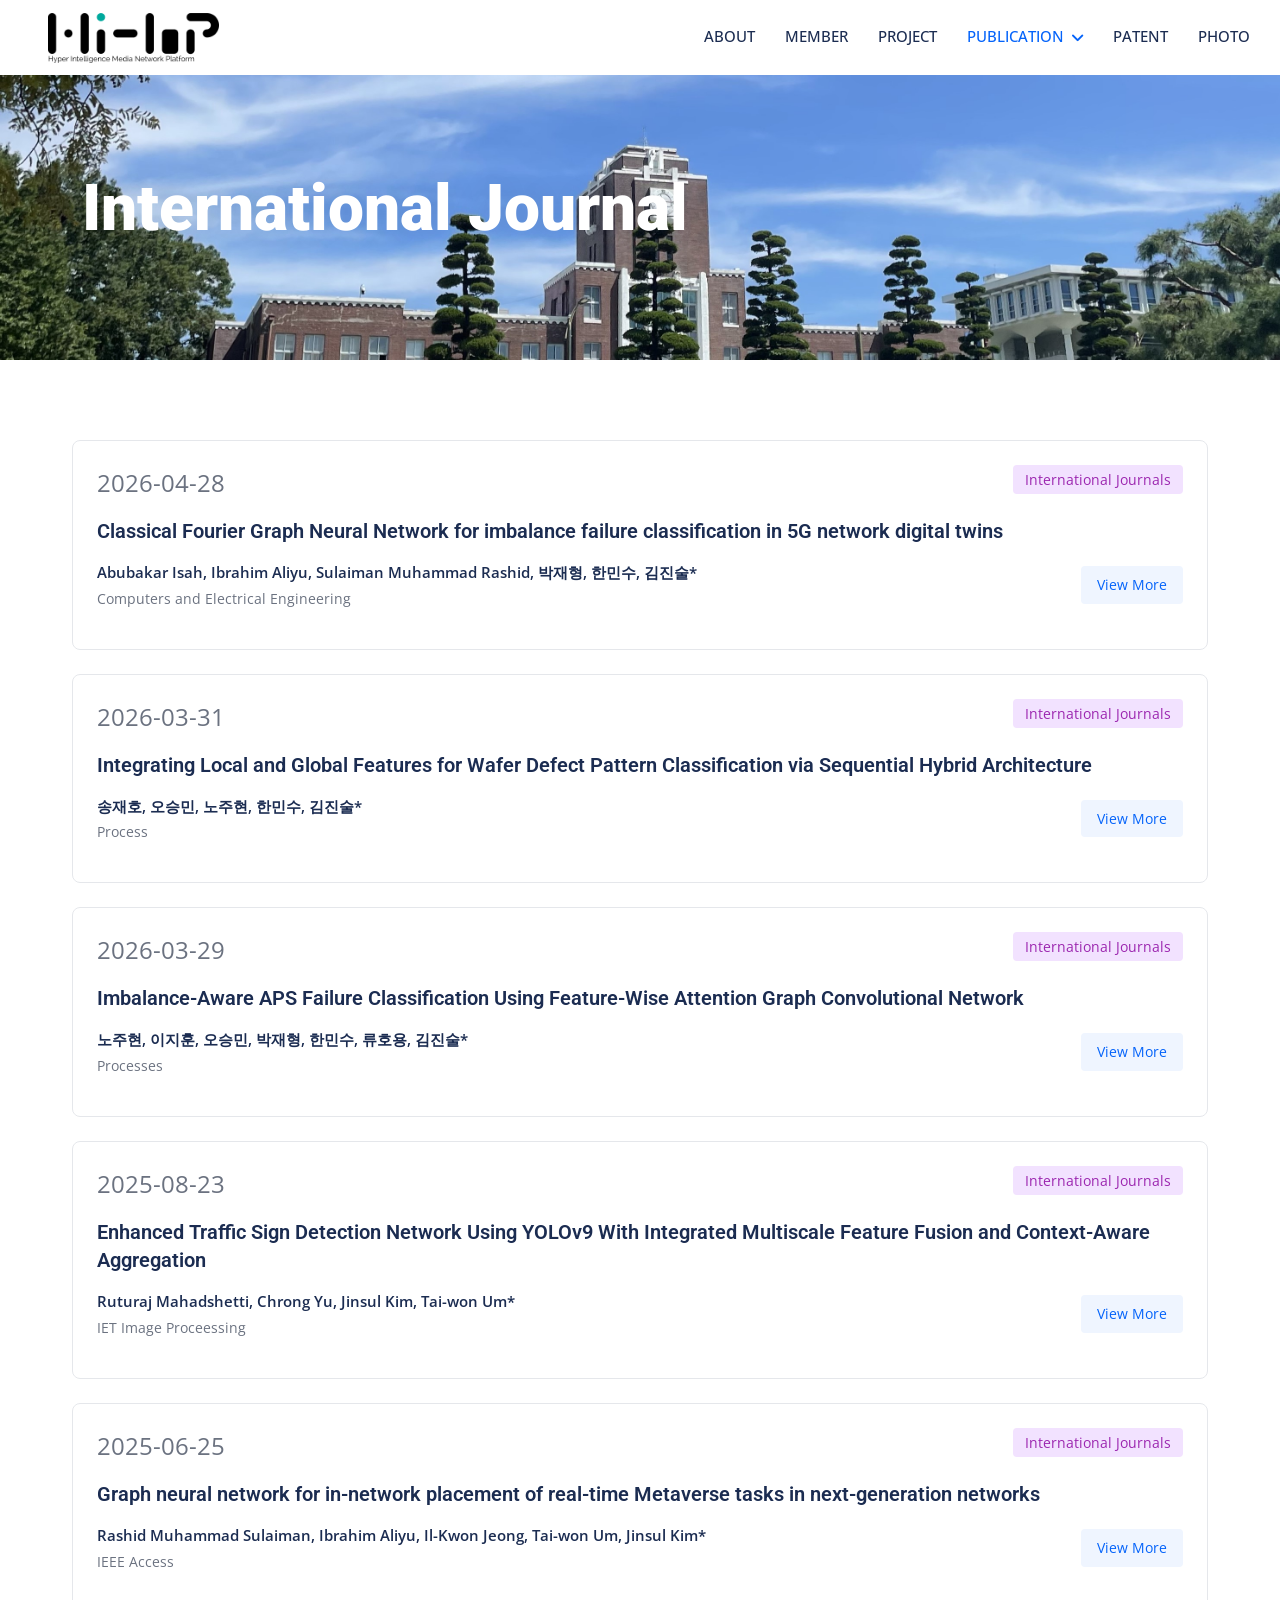
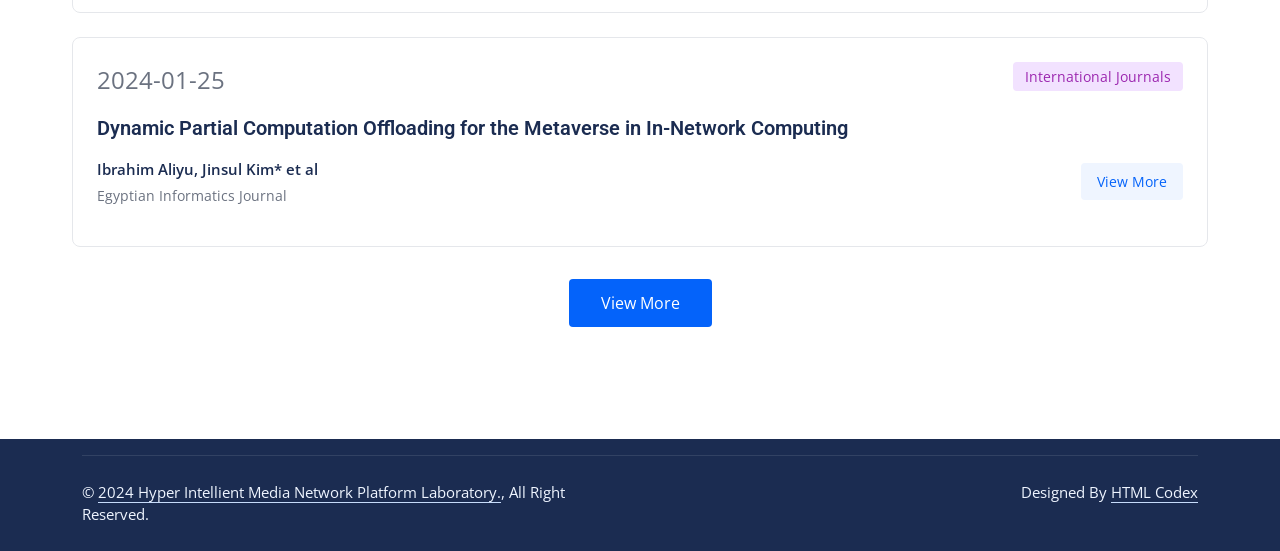
<file: publication/in-jour.html>
<!DOCTYPE html>
<html lang="en">

<head>
    <meta charset="utf-8">
    <title>Hi-IoP | International Journal</title>
    <meta content="" name="keywords">
    <meta content="" name="description">
    <meta name="viewport" content="width=device-width, initial-scale=1.0, maximum-scale=1.0, user-scalable=no">
    <link href="/img/hi_2.png" rel="icon">

    <link rel="preconnect" href="https://fonts.googleapis.com">
    <link rel="preconnect" href="https://fonts.gstatic.com" crossorigin>
    <link href="https://fonts.googleapis.com/css2?family=Open+Sans:wght@400;500&family=Roboto:wght@500;700;900&display=swap"
        rel="stylesheet">

    <link href="https://cdnjs.cloudflare.com/ajax/libs/font-awesome/6.0.0/css/all.min.css" rel="stylesheet">
    <link href="https://cdn.jsdelivr.net/npm/bootstrap-icons@1.4.1/font/bootstrap-icons.css" rel="stylesheet">

    <link href="/lib/animate/animate.min.css" rel="stylesheet">
    <link href="/lib/owlcarousel/assets/owl.carousel.min.css" rel="stylesheet">
    <link href="/lib/tempusdominus/css/tempusdominus-bootstrap-4.min.css" rel="stylesheet" />

    <link href="/css/bootstrap.min.css" rel="stylesheet">
    <link href="/css/style.css" rel="stylesheet">
    <link href="/static/site.css" rel="stylesheet">
    
</head>

<body>
    <!-- Spinner -->
    <div id="spinner"
        class="show bg-white position-fixed translate-middle w-100 vh-100 top-50 start-50 d-flex align-items-center justify-content-center">
        <div class="spinner-grow text-primary" style="width: 3rem; height: 3rem;" role="status">
            <span class="sr-only">Loading...</span>
        </div>
    </div>

    <!-- Navbar -->
    <nav class="navbar navbar-expand-lg bg-white navbar-light sticky-top p-0 wow fadeIn" data-wow-delay="0.1s">
        <a href="/" class="navbar-brand d-flex align-items-center px-4 px-lg-5">
            <img src="/img/Hi.png" alt="Hi-IoP Logo" style="height:50px; width:auto;">
        </a>
        <button type="button" class="navbar-toggler me-4" data-bs-toggle="collapse" data-bs-target="#navbarCollapse">
            <span class="navbar-toggler-icon"></span>
        </button>
        <div class="collapse navbar-collapse" id="navbarCollapse">
            <div class="navbar-nav ms-auto p-4 p-lg-0">
                <a href="/" class="nav-item nav-link ">About</a>
                <a href="/member" class="nav-item nav-link ">Member</a>
                <a href="/project" class="nav-item nav-link ">Project</a>
                <div class="nav-item dropdown">
                    <a href="#" class="nav-link dropdown-toggle active"
                        data-bs-toggle="dropdown">Publication</a>
                    <div class="dropdown-menu rounded-0 rounded-bottom m-0">
                        <a href="/publication/in-jour" class="dropdown-item">International Journal</a>
                        <a href="/publication/dom-jour" class="dropdown-item">Domestic Journal</a>
                        <a href="/publication/in-conf" class="dropdown-item">International Conference</a>
                        <a href="/publication/dom-conf" class="dropdown-item">Domestic Conference</a>
                    </div>
                </div>
                <a href="/patent" class="nav-item nav-link ">Patent</a>
                <a href="/photo" class="nav-item nav-link ">Photo</a>
                
            </div>
        </div>
    </nav>

    
<!-- Page Header -->
<div class="container-fluid page-header py-5 mb-5 wow fadeIn" data-wow-delay="0.1s">
    <div class="container py-5">
        <h1 class="display-3 text-white mb-3 animated slideInDown">International Journal</h1>
        
    </div>
</div>

<div class="journal-container">
    <div class="journal-list js-paginate" id="journalList" data-page-size="6">
        
        
        
        
        
        <div class="journal-item">
            <div class="journal-item-header">
                <div class="journal-meta-left">
                    <div class="journal-date" style="font-size:1.5rem">2026-04-28</div>
                </div>
                <div class="journal-category" style="background:#F2E2FF;color:#9C27B0">International Journals</div>
            </div>
            <h3 class="journal-item-title">
                <span class="journal-title-text">Classical Fourier Graph Neural Network for imbalance failure classification in 5G network digital twins</span>
            </h3>
            <div class="journal-item-content">
                <div class="content-left">
                    <div class="journal-item-authors">Abubakar Isah, Ibrahim Aliyu, Sulaiman Muhammad Rashid, 박재형, 한민수, 김진술*</div>
                    <div class="journal-item-publisher">Computers and Electrical Engineering</div>
                </div>
                
                <a href="https://www.sciencedirect.com/science/article/pii/S0045790626002661" class="journal-view-more" target="_blank">View More</a>
                
            </div>
        </div>
        
        
        
        
        
        <div class="journal-item">
            <div class="journal-item-header">
                <div class="journal-meta-left">
                    <div class="journal-date" style="font-size:1.5rem">2026-03-31</div>
                </div>
                <div class="journal-category" style="background:#F2E2FF;color:#9C27B0">International Journals</div>
            </div>
            <h3 class="journal-item-title">
                <span class="journal-title-text">Integrating Local and Global Features for Wafer Defect Pattern Classification via Sequential Hybrid Architecture</span>
            </h3>
            <div class="journal-item-content">
                <div class="content-left">
                    <div class="journal-item-authors">송재호, 오승민, 노주현, 한민수, 김진술*</div>
                    <div class="journal-item-publisher">Process</div>
                </div>
                
                <a href="https://www.mdpi.com/2227-9717/14/7/1134" class="journal-view-more" target="_blank">View More</a>
                
            </div>
        </div>
        
        
        
        
        
        <div class="journal-item">
            <div class="journal-item-header">
                <div class="journal-meta-left">
                    <div class="journal-date" style="font-size:1.5rem">2026-03-29</div>
                </div>
                <div class="journal-category" style="background:#F2E2FF;color:#9C27B0">International Journals</div>
            </div>
            <h3 class="journal-item-title">
                <span class="journal-title-text">Imbalance-Aware APS Failure Classification Using Feature-Wise Attention Graph Convolutional Network</span>
            </h3>
            <div class="journal-item-content">
                <div class="content-left">
                    <div class="journal-item-authors">노주현, 이지훈, 오승민, 박재형, 한민수, 류호용, 김진술*</div>
                    <div class="journal-item-publisher">Processes</div>
                </div>
                
                <a href="https://www.mdpi.com/2227-9717/14/7/1107" class="journal-view-more" target="_blank">View More</a>
                
            </div>
        </div>
        
        
        
        
        
        <div class="journal-item">
            <div class="journal-item-header">
                <div class="journal-meta-left">
                    <div class="journal-date" style="font-size:1.5rem">2025-08-23</div>
                </div>
                <div class="journal-category" style="background:#F2E2FF;color:#9C27B0">International Journals</div>
            </div>
            <h3 class="journal-item-title">
                <span class="journal-title-text">Enhanced Traffic Sign Detection Network Using YOLOv9 With Integrated Multiscale Feature Fusion and Context-Aware Aggregation</span>
            </h3>
            <div class="journal-item-content">
                <div class="content-left">
                    <div class="journal-item-authors">Ruturaj Mahadshetti, Chrong Yu, Jinsul Kim, Tai-won Um*</div>
                    <div class="journal-item-publisher">IET Image Proceessing</div>
                </div>
                
                <a href="https://doi.org/10.1049/ipr2.70188" class="journal-view-more" target="_blank">View More</a>
                
            </div>
        </div>
        
        
        
        
        
        <div class="journal-item">
            <div class="journal-item-header">
                <div class="journal-meta-left">
                    <div class="journal-date" style="font-size:1.5rem">2025-06-25</div>
                </div>
                <div class="journal-category" style="background:#F2E2FF;color:#9C27B0">International Journals</div>
            </div>
            <h3 class="journal-item-title">
                <span class="journal-title-text">Graph neural network for in-network placement of real-time Metaverse tasks in next-generation networks</span>
            </h3>
            <div class="journal-item-content">
                <div class="content-left">
                    <div class="journal-item-authors">Rashid Muhammad Sulaiman, Ibrahim Aliyu, Il-Kwon Jeong, Tai-won Um, Jinsul Kim*</div>
                    <div class="journal-item-publisher">IEEE Access</div>
                </div>
                
                <a href="https://ieeexplore.ieee.org/document/11050417" class="journal-view-more" target="_blank">View More</a>
                
            </div>
        </div>
        
        
        
        
        
        <div class="journal-item">
            <div class="journal-item-header">
                <div class="journal-meta-left">
                    <div class="journal-date" style="font-size:1.5rem">2024-01-25</div>
                </div>
                <div class="journal-category" style="background:#F2E2FF;color:#9C27B0">International Journals</div>
            </div>
            <h3 class="journal-item-title">
                <span class="journal-title-text">Dynamic Partial Computation Offloading for the Metaverse in In-Network Computing</span>
            </h3>
            <div class="journal-item-content">
                <div class="content-left">
                    <div class="journal-item-authors">Ibrahim Aliyu, Jinsul Kim* et al</div>
                    <div class="journal-item-publisher">Egyptian Informatics Journal</div>
                </div>
                
                <a href="https://doi.org/10.1016/j.eij.2023.100416" class="journal-view-more" target="_blank">View More</a>
                
            </div>
        </div>
        
        
        
        
        
        <div class="journal-item">
            <div class="journal-item-header">
                <div class="journal-meta-left">
                    <div class="journal-date" style="font-size:1.5rem">2024-01-25</div>
                </div>
                <div class="journal-category" style="background:#F2E2FF;color:#9C27B0">International Journals</div>
            </div>
            <h3 class="journal-item-title">
                <span class="journal-title-text">Dynamic Partial Computation Offloading for the Metaverse in In-Network Computing</span>
            </h3>
            <div class="journal-item-content">
                <div class="content-left">
                    <div class="journal-item-authors">Ibrahim Aliyu, Jinsul Kim* et al</div>
                    <div class="journal-item-publisher">Egyptian Informatics Journal</div>
                </div>
                
                <a href="https://doi.org/10.1016/j.eij.2023.100416" class="journal-view-more" target="_blank">View More</a>
                
            </div>
        </div>
        
        
        
        
        
        <div class="journal-item">
            <div class="journal-item-header">
                <div class="journal-meta-left">
                    <div class="journal-date" style="font-size:1.5rem">2023-12-01</div>
                </div>
                <div class="journal-category" style="background:#F2E2FF;color:#9C27B0">International Journals</div>
            </div>
            <h3 class="journal-item-title">
                <span class="journal-title-text">Optimizing Microarray Cancer Gene Selection Using Swarm Intelligence: Recent Developments and an Exploratory Study</span>
            </h3>
            <div class="journal-item-content">
                <div class="content-left">
                    <div class="journal-item-authors">Ibrahim Aliyu, Jinsul Kim* et al</div>
                    <div class="journal-item-publisher">Egyptian Informatics Journal</div>
                </div>
                
                <a href="https://doi.org/10.1016/j.eij.2023.100416" class="journal-view-more" target="_blank">View More</a>
                
            </div>
        </div>
        
        
        
        
        
        <div class="journal-item">
            <div class="journal-item-header">
                <div class="journal-meta-left">
                    <div class="journal-date" style="font-size:1.5rem">2023-10-16</div>
                </div>
                <div class="journal-category" style="background:#F2E2FF;color:#9C27B0">International Journals</div>
            </div>
            <h3 class="journal-item-title">
                <span class="journal-title-text">Lightweight Three-Dimensional Pose and Joint Center Estimation Model for Rehabilitation Therapy</span>
            </h3>
            <div class="journal-item-content">
                <div class="content-left">
                    <div class="journal-item-authors">Yeonggwang Kim, Giwon Ku, Culseung Yang, Jeonggi Lee, Jinsul Kim*</div>
                    <div class="journal-item-publisher">Electronics</div>
                </div>
                
                <a href="https://doi.org/10.3390/electronics12204273" class="journal-view-more" target="_blank">View More</a>
                
            </div>
        </div>
        
        
        
        
        
        <div class="journal-item">
            <div class="journal-item-header">
                <div class="journal-meta-left">
                    <div class="journal-date" style="font-size:1.5rem">2023-10-09</div>
                </div>
                <div class="journal-category" style="background:#F2E2FF;color:#9C27B0">International Journals</div>
            </div>
            <h3 class="journal-item-title">
                <span class="journal-title-text">Digital Twins Temporal Dependencies-Based on Time Series Using Multivariate Long Short-Term Memory</span>
            </h3>
            <div class="journal-item-content">
                <div class="content-left">
                    <div class="journal-item-authors">Abubakar Isah, Hyeju Shin, Seungmin Oh, Sangwon Oh, Ibrahim Aliyu, Tai-won Um, Jinsul Kim*</div>
                    <div class="journal-item-publisher">Electronics</div>
                </div>
                
                <a href="https://doi.org/10.3390/electronics12194187" class="journal-view-more" target="_blank">View More</a>
                
            </div>
        </div>
        
        
        
        
        
        <div class="journal-item">
            <div class="journal-item-header">
                <div class="journal-meta-left">
                    <div class="journal-date" style="font-size:1.5rem">2023-09-20</div>
                </div>
                <div class="journal-category" style="background:#F2E2FF;color:#9C27B0">International Journals</div>
            </div>
            <h3 class="journal-item-title">
                <span class="journal-title-text">Network Traffic Prediction Model in a Data-Driven Digital Twin Network Architecture</span>
            </h3>
            <div class="journal-item-content">
                <div class="content-left">
                    <div class="journal-item-authors">Hyeju Shin, Seungmin Oh, Abubakar Isah, Ibrahim Aliyu, Jaehyung Park, Jinsul Kim*</div>
                    <div class="journal-item-publisher">Electronics</div>
                </div>
                
                <a href="https://doi.org/10.3390/electronics12183957" class="journal-view-more" target="_blank">View More</a>
                
            </div>
        </div>
        
        
        
        
        
        <div class="journal-item">
            <div class="journal-item-header">
                <div class="journal-meta-left">
                    <div class="journal-date" style="font-size:1.5rem">2023-09-14</div>
                </div>
                <div class="journal-category" style="background:#F2E2FF;color:#9C27B0">International Journals</div>
            </div>
            <h3 class="journal-item-title">
                <span class="journal-title-text">Build your own closed loop: Graph-based proof of concept in closed loop for autonomous networks</span>
            </h3>
            <div class="journal-item-content">
                <div class="content-left">
                    <div class="journal-item-authors">Ibrahim Aliyu, Jinsul Kim* et al</div>
                    <div class="journal-item-publisher">ITU Journal on Future and Evolving Technologies</div>
                </div>
                
                <a href="https://doi.org/10.52953/OPDK5666" class="journal-view-more" target="_blank">View More</a>
                
            </div>
        </div>
        
        
        
        
        
        <div class="journal-item">
            <div class="journal-item-header">
                <div class="journal-meta-left">
                    <div class="journal-date" style="font-size:1.5rem">2023-08-22</div>
                </div>
                <div class="journal-category" style="background:#F2E2FF;color:#9C27B0">International Journals</div>
            </div>
            <h3 class="journal-item-title">
                <span class="journal-title-text">XDN Based Network Framework Design to Communicate Interaction in Virtual Concert with Metaverse Platform</span>
            </h3>
            <div class="journal-item-content">
                <div class="content-left">
                    <div class="journal-item-authors">Sangwon Oh, Kwangmoo Chung, Ibrahim Aliyu, Minsoo Hahn, Il-Kwon Jeong, Cho-Rong Yu, Tai-Won Um, Jinsul Kim*</div>
                    <div class="journal-item-publisher">Applied Sciences</div>
                </div>
                
                <a href="https://www.mdpi.com/2076-3417/13/17/9509" class="journal-view-more" target="_blank">View More</a>
                
            </div>
        </div>
        
        
        
        
        
        <div class="journal-item">
            <div class="journal-item-header">
                <div class="journal-meta-left">
                    <div class="journal-date" style="font-size:1.5rem">2023-08-21</div>
                </div>
                <div class="journal-category" style="background:#F2E2FF;color:#9C27B0">International Journals</div>
            </div>
            <h3 class="journal-item-title">
                <span class="journal-title-text">Deep Learning Model Performance and Optimal Model Study for Hourly Fine Power Consumption Prediction</span>
            </h3>
            <div class="journal-item-content">
                <div class="content-left">
                    <div class="journal-item-authors">Seungmin Oh, Sangwon Oh, Hyeju Shin, Tai-won Um*, Jinsul Kim*</div>
                    <div class="journal-item-publisher">Electronics</div>
                </div>
                
                <a href="https://doi.org/10.3390/electronics12163528" class="journal-view-more" target="_blank">View More</a>
                
            </div>
        </div>
        
        
        
        
        
        <div class="journal-item">
            <div class="journal-item-header">
                <div class="journal-meta-left">
                    <div class="journal-date" style="font-size:1.5rem">2023-06-27</div>
                </div>
                <div class="journal-category" style="background:#F2E2FF;color:#9C27B0">International Journals</div>
            </div>
            <h3 class="journal-item-title">
                <span class="journal-title-text">Fine-Grained Image Recognition by Means of Integrating Transformer Encoder Blocks in a Robust Single-Stage Object Detector</span>
            </h3>
            <div class="journal-item-content">
                <div class="content-left">
                    <div class="journal-item-authors">Usman Ali, Seungmin Oh, Tai-Won Um, Minsoo Hahn, Jinsul Kim*</div>
                    <div class="journal-item-publisher">Applied Sciences</div>
                </div>
                
                <a href="https://doi.org/10.3390/app13137589" class="journal-view-more" target="_blank">View More</a>
                
            </div>
        </div>
        
        
        
        
        
        <div class="journal-item">
            <div class="journal-item-header">
                <div class="journal-meta-left">
                    <div class="journal-date" style="font-size:1.5rem">2023-05-15</div>
                </div>
                <div class="journal-category" style="background:#F2E2FF;color:#9C27B0">International Journals</div>
            </div>
            <h3 class="journal-item-title">
                <span class="journal-title-text"> Manta Ray Foraging Optimization Algorithm: Modifications and Applications</span>
            </h3>
            <div class="journal-item-content">
                <div class="content-left">
                    <div class="journal-item-authors">Mohammed Abdullahi, Ibrahim Hayatu Hassan, Muhammad Dalhat Abdullahi, Ibrahim Aliyu, Jinsul Kim*</div>
                    <div class="journal-item-publisher">IEEE Access</div>
                </div>
                
                <a href="https://ieeexplore.ieee.org/abstract/document/10124217" class="journal-view-more" target="_blank">View More</a>
                
            </div>
        </div>
        
        
        
        
        
        <div class="journal-item">
            <div class="journal-item-header">
                <div class="journal-meta-left">
                    <div class="journal-date" style="font-size:1.5rem">2023-05-12</div>
                </div>
                <div class="journal-category" style="background:#F2E2FF;color:#9C27B0">International Journals</div>
            </div>
            <h3 class="journal-item-title">
                <span class="journal-title-text"> A Novel Approach for Brain Tumor Classification Using an Ensemble of Deep and Hand-Crafted Features</span>
            </h3>
            <div class="journal-item-content">
                <div class="content-left">
                    <div class="journal-item-authors">Hareem Kibriya, Rashid Amin, Jinsul Kim*, Marriam Nawaz, Rahma Gantassi</div>
                    <div class="journal-item-publisher">Sensors</div>
                </div>
                
                <a href="https://www.mdpi.com/1424-8220/23/10/4693" class="journal-view-more" target="_blank">View More</a>
                
            </div>
        </div>
        
        
        
        
        
        <div class="journal-item">
            <div class="journal-item-header">
                <div class="journal-meta-left">
                    <div class="journal-date" style="font-size:1.5rem">2023-05-01</div>
                </div>
                <div class="journal-category" style="background:#F2E2FF;color:#9C27B0">International Journals</div>
            </div>
            <h3 class="journal-item-title">
                <span class="journal-title-text">Deep Learning for Multivariate Prediction of Building Energy Performance of Residential Buildings.</span>
            </h3>
            <div class="journal-item-content">
                <div class="content-left">
                    <div class="journal-item-authors">Ibrahim Aliyu, Tai-Won Um, Sang-Joon Lee, Chang Gyoon Lim, Jinsul Kim*</div>
                    <div class="journal-item-publisher">Computers, Materials &amp; Continua</div>
                </div>
                
                <a href="https://eds.s.ebscohost.com/abstract?site=eds&amp;scope=site&amp;jrnl=15462218&amp;AN=163618549&amp;h=V0gXopECb2PEPhJ%2faZTKndyJrTsuz153XvgW4xorHHHqCzxoPB3orvv5th4wryTuKoPiycmy63zyJS8Jd7AV2A%3d%3d&amp;crl=c&amp;resultLocal=ErrCrlNoResults&amp;resultNs=Ehost&amp;crlhashurl=login.aspx%3fdirect%3dtrue%26profile%3dehost%26scope%3dsite%26authtype%3dcrawler%26jrnl%3d15462218%26AN%3d163618549" class="journal-view-more" target="_blank">View More</a>
                
            </div>
        </div>
        
        
        
        
        
        <div class="journal-item">
            <div class="journal-item-header">
                <div class="journal-meta-left">
                    <div class="journal-date" style="font-size:1.5rem">2022-11-03</div>
                </div>
                <div class="journal-category" style="background:#F2E2FF;color:#9C27B0">International Journals</div>
            </div>
            <h3 class="journal-item-title">
                <span class="journal-title-text">Genetic Algorithm for the Optimization of a Building Power Consumption Prediction Model</span>
            </h3>
            <div class="journal-item-content">
                <div class="content-left">
                    <div class="journal-item-authors">Seungmin Oh, Junchul Yoon, Yoona Choi, Young-Ae Jung, Jinsul Kim*</div>
                    <div class="journal-item-publisher">Electronics</div>
                </div>
                
                <a href="https://doi.org/10.3390/electronics11213591" class="journal-view-more" target="_blank">View More</a>
                
            </div>
        </div>
        
        
        
        
        
        <div class="journal-item">
            <div class="journal-item-header">
                <div class="journal-meta-left">
                    <div class="journal-date" style="font-size:1.5rem">2022-10-19</div>
                </div>
                <div class="journal-category" style="background:#F2E2FF;color:#9C27B0">International Journals</div>
            </div>
            <h3 class="journal-item-title">
                <span class="journal-title-text">Statistical Detection of Adversarial Examples in Blockchain-Based Federated Forest In-Vehicle Network Intrusion Detection Systems</span>
            </h3>
            <div class="journal-item-content">
                <div class="content-left">
                    <div class="journal-item-authors">Ibrahim Aliyu, Selinde Van Engelenburg, Muhammed Bashir Muazu, Jinsul Kim*,  Chang Gyoon Lim</div>
                    <div class="journal-item-publisher">IEEE Access</div>
                </div>
                
                <a href="https://ieeexplore.ieee.org/abstract/document/9912427" class="journal-view-more" target="_blank">View More</a>
                
            </div>
        </div>
        
        
        
        
        
        <div class="journal-item">
            <div class="journal-item-header">
                <div class="journal-meta-left">
                    <div class="journal-date" style="font-size:1.5rem">2022-10-14</div>
                </div>
                <div class="journal-category" style="background:#F2E2FF;color:#9C27B0">International Journals</div>
            </div>
            <h3 class="journal-item-title">
                <span class="journal-title-text">Methods of Pre-Clustering and Generating Time Series Images for Detecting Anomalies in Electric Power Usage Data</span>
            </h3>
            <div class="journal-item-content">
                <div class="content-left">
                    <div class="journal-item-authors">Sangwon Oh, Seungmin Oh, Tai-Won Um, Jinsul Kim*, Young-Ae Jung</div>
                    <div class="journal-item-publisher">Electronics</div>
                </div>
                
                <a href="https://doi.org/10.3390/electronics11203315" class="journal-view-more" target="_blank">View More</a>
                
            </div>
        </div>
        
        
        
        
        
        <div class="journal-item">
            <div class="journal-item-header">
                <div class="journal-meta-left">
                    <div class="journal-date" style="font-size:1.5rem">2022-10-01</div>
                </div>
                <div class="journal-category" style="background:#F2E2FF;color:#9C27B0">International Journals</div>
            </div>
            <h3 class="journal-item-title">
                <span class="journal-title-text"> Stride-TCN for Energy Consumption Forecasting and Its Optimization</span>
            </h3>
            <div class="journal-item-content">
                <div class="content-left">
                    <div class="journal-item-authors">Le Hoang Ahn, Gwang Hyun Yu, Dang Thanh Vu, Jinsul Kim*, Jung Il Lee, Jun Churl Yoon, Jin Young Kim</div>
                    <div class="journal-item-publisher">Applied Sciences</div>
                </div>
                
                <a href="https://www.mdpi.com/2076-3417/12/19/9422" class="journal-view-more" target="_blank">View More</a>
                
            </div>
        </div>
        
        
        
        
        
        <div class="journal-item">
            <div class="journal-item-header">
                <div class="journal-meta-left">
                    <div class="journal-date" style="font-size:1.5rem">2022-08-01</div>
                </div>
                <div class="journal-category" style="background:#F2E2FF;color:#9C27B0">International Journals</div>
            </div>
            <h3 class="journal-item-title">
                <span class="journal-title-text">Autoencoder based Consensus Mechanism for Blockchain-enabled Industrial Internet of Things</span>
            </h3>
            <div class="journal-item-content">
                <div class="content-left">
                    <div class="journal-item-authors">Murshedul Arifeen, Tapotosh Ghosh, Rakibul Islam, Akm Ashiquzzaman, Juncheol Yoon, Jinsul Kim*</div>
                    <div class="journal-item-publisher">Internet of Things</div>
                </div>
                
                <a href="https://www.sciencedirect.com/science/article/abs/pii/S254266052200066X" class="journal-view-more" target="_blank">View More</a>
                
            </div>
        </div>
        
        
        
        
        
        <div class="journal-item">
            <div class="journal-item-header">
                <div class="journal-meta-left">
                    <div class="journal-date" style="font-size:1.5rem">2022-06-14</div>
                </div>
                <div class="journal-category" style="background:#F2E2FF;color:#9C27B0">International Journals</div>
            </div>
            <h3 class="journal-item-title">
                <span class="journal-title-text">Trust Management for Artificial Intelligence: A Standardization Perspective</span>
            </h3>
            <div class="journal-item-content">
                <div class="content-left">
                    <div class="journal-item-authors">Tai-Won Um, Jinsul Kim*, Sunhwan Lim, Gyu Myoung Lee</div>
                    <div class="journal-item-publisher">Applied Sciences</div>
                </div>
                
                <a href="https://www.mdpi.com/2076-3417/12/12/6022" class="journal-view-more" target="_blank">View More</a>
                
            </div>
        </div>
        
        
        
        
        
        <div class="journal-item">
            <div class="journal-item-header">
                <div class="journal-meta-left">
                    <div class="journal-date" style="font-size:1.5rem">2022-01-24</div>
                </div>
                <div class="journal-category" style="background:#F2E2FF;color:#9C27B0">International Journals</div>
            </div>
            <h3 class="journal-item-title">
                <span class="journal-title-text">Improved Q Network Auto-Scaling in Microservice Architecture</span>
            </h3>
            <div class="journal-item-content">
                <div class="content-left">
                    <div class="journal-item-authors">Yeonggwang Kim, Jaehyung Park, Junchurl Yoon, Jinsul Kim*</div>
                    <div class="journal-item-publisher">Applied Sciences</div>
                </div>
                
                <a href="https://doi.org/10.3390/app12031206" class="journal-view-more" target="_blank">View More</a>
                
            </div>
        </div>
        
        
        
        
        
        <div class="journal-item">
            <div class="journal-item-header">
                <div class="journal-meta-left">
                    <div class="journal-date" style="font-size:1.5rem">2021-11-30</div>
                </div>
                <div class="journal-category" style="background:#F2E2FF;color:#9C27B0">International Journals</div>
            </div>
            <h3 class="journal-item-title">
                <span class="journal-title-text">Optimal service placement using Pseudo service chaining mechanism for cloud-based multimedia services</span>
            </h3>
            <div class="journal-item-content">
                <div class="content-left">
                    <div class="journal-item-authors">Taeheum Na, Pyungkoo Park, Hoyong Ryu, TaeYeon Kim, Jinsul Kim*, Jaehyung Park*</div>
                    <div class="journal-item-publisher"></div>
                </div>
                
                <a href="https://link.springer.com/article/10.1007/s11042-020-09083-2" class="journal-view-more" target="_blank">View More</a>
                
            </div>
        </div>
        
        
        
        
        
        <div class="journal-item">
            <div class="journal-item-header">
                <div class="journal-meta-left">
                    <div class="journal-date" style="font-size:1.5rem">2021-06-01</div>
                </div>
                <div class="journal-category" style="background:#F2E2FF;color:#9C27B0">International Journals</div>
            </div>
            <h3 class="journal-item-title">
                <span class="journal-title-text">A Modified Quad Q Network Algorithm for Predicting Resource Management</span>
            </h3>
            <div class="journal-item-content">
                <div class="content-left">
                    <div class="journal-item-authors">Yeonggwang Kim, Jaehyung Park, Jinyoung Kim, Junchurl Yoon, Sangjoon Lee, Jinsul Kim*</div>
                    <div class="journal-item-publisher">Applied Sceiences</div>
                </div>
                
                <a href="https://doi.org/10.3390/app11115154" class="journal-view-more" target="_blank">View More</a>
                
            </div>
        </div>
        
        
        
        
        
        <div class="journal-item">
            <div class="journal-item-header">
                <div class="journal-meta-left">
                    <div class="journal-date" style="font-size:1.5rem">2021-04-14</div>
                </div>
                <div class="journal-category" style="background:#F2E2FF;color:#9C27B0">International Journals</div>
            </div>
            <h3 class="journal-item-title">
                <span class="journal-title-text">Study on Human Activity Recognition Using Semi-Supervised Active Transfer Learning</span>
            </h3>
            <div class="journal-item-content">
                <div class="content-left">
                    <div class="journal-item-authors">Seungmin Oh, Akm Ashiquzzamanm, Dongsu Lee, Yeonggwang Kim, Jinsul Kim*</div>
                    <div class="journal-item-publisher">Sensors</div>
                </div>
                
                <a href="https://doi.org/10.3390/s21082760" class="journal-view-more" target="_blank">View More</a>
                
            </div>
        </div>
        
        
        
        
        
        <div class="journal-item">
            <div class="journal-item-header">
                <div class="journal-meta-left">
                    <div class="journal-date" style="font-size:1.5rem">2020-12-02</div>
                </div>
                <div class="journal-category" style="background:#F2E2FF;color:#9C27B0">International Journals</div>
            </div>
            <h3 class="journal-item-title">
                <span class="journal-title-text">Deep Learning-Guided Production Quality Estimation for Virtual Environment-Based Applications</span>
            </h3>
            <div class="journal-item-content">
                <div class="content-left">
                    <div class="journal-item-authors">Akm Ashiquzzaman, Hyunmin Lee*, Tai-Won Um, Kwangki Kim, Hye-Young Kim, Jinsul Kim*</div>
                    <div class="journal-item-publisher">Tehnicki Vjesnik-Technical Gazette</div>
                </div>
                
                <a href="https://doi.org/10.17559/TV-20200906191853" class="journal-view-more" target="_blank">View More</a>
                
            </div>
        </div>
        
    </div>
    <div class="load-more">
        <button class="load-more-btn js-load-more hidden">View More</button>
    </div>
</div>


    <!-- Footer -->
    <div class="container-fluid bg-dark text-light footer mt-5 pt-3 wow fadeIn" data-wow-delay="0.1s">
        <div class="container">
            <div class="copyright">
                <div class="row">
                    <div class="col-md-6 text-center text-md-start mb-3 mb-md-0">
                        &copy; <a class="border-bottom" href="#">2024 Hyper Intellient Media Network Platform
                            Laboratory.</a>, All Right Reserved.
                    </div>
                    <div class="col-md-6 text-center text-md-end">
                        Designed By <a class="border-bottom" href="https://htmlcodex.com">HTML Codex</a>
                    </div>
                </div>
            </div>
        </div>
    </div>

    <script src="https://code.jquery.com/jquery-3.4.1.min.js"></script>
    <script src="https://cdn.jsdelivr.net/npm/bootstrap@5.0.0/dist/js/bootstrap.bundle.min.js"></script>
    <script src="/lib/wow/wow.min.js"></script>
    <script src="/lib/easing/easing.min.js"></script>
    <script src="/lib/waypoints/waypoints.min.js"></script>
    <script src="/lib/counterup/counterup.min.js"></script>
    <script src="/lib/owlcarousel/owl.carousel.min.js"></script>
    <script src="/lib/tempusdominus/js/moment.min.js"></script>
    <script src="/lib/tempusdominus/js/moment-timezone.min.js"></script>
    <script src="/lib/tempusdominus/js/tempusdominus-bootstrap-4.min.js"></script>
    <script src="/js/main.js"></script>
    <script src="/static/site.js"></script>
    
</body>

</html>
</file>
<file: css/style.css>
/********** Template CSS **********/
:root {
    --primary: #0463FA;
    --light: #EFF5FF;
    --dark: #1B2C51;
}

.fw-medium {
    font-weight: 500 !important;
}

.fw-bold {
    font-weight: 700 !important;
}

.fw-black {
    font-weight: 900 !important;
}

.back-to-top {
    position: fixed;
    display: none;
    right: 45px;
    bottom: 45px;
    z-index: 99;
}


/*** Spinner ***/
#spinner {
    opacity: 0;
    visibility: hidden;
    transition: opacity .5s ease-out, visibility 0s linear .5s;
    z-index: 99999;
}

#spinner.show {
    transition: opacity .5s ease-out, visibility 0s linear 0s;
    visibility: visible;
    opacity: 1;
}


/*** Button ***/
.btn {
    font-weight: 500;
    transition: .5s;
}

.btn.btn-primary,
.btn.btn-secondary {
    color: #FFFFFF;
}

.btn-square {
    width: 38px;
    height: 38px;
}

.btn-sm-square {
    width: 32px;
    height: 32px;
}

.btn-lg-square {
    width: 48px;
    height: 48px;
}

.btn-square,
.btn-sm-square,
.btn-lg-square {
    padding: 0;
    display: flex;
    align-items: center;
    justify-content: center;
    font-weight: normal;
}


/*** Navbar ***/
.navbar .dropdown-toggle::after {
    border: none;
    content: "\f107";
    font-family: "Font Awesome 5 Free";
    font-weight: 900;
    vertical-align: middle;
    margin-left: 8px;
}

.navbar .navbar-nav .nav-link {
    margin-right: 30px;
    padding: 25px 0;
    color: #FFFFFF;
    font-size: 15px;
    font-weight: 500;
    text-transform: uppercase;
    outline: none;
}

.navbar .navbar-nav .nav-link:hover,
.navbar .navbar-nav .nav-link.active {
    color: var(--primary);
}

@media (max-width: 991.98px) {
    .navbar .navbar-nav .nav-link  {
        margin-right: 0;
        padding: 10px 0;
    }

    .navbar .navbar-nav {
        border-top: 1px solid #EEEEEE;
    }
}

.navbar .navbar-brand,
.navbar a.btn {
    height: 75px;
}

.navbar .navbar-nav .nav-link {
    color: var(--dark);
    font-weight: 500;
}

.navbar.sticky-top {
    top: -100px;
    transition: .5s;
}

@media (min-width: 992px) {
    .navbar .nav-item .dropdown-menu {
        display: block;
        border: none;
        margin-top: 0;
        top: 150%;
        opacity: 0;
        visibility: hidden;
        transition: .5s;
    }

    .navbar .nav-item:hover .dropdown-menu {
        top: 100%;
        visibility: visible;
        transition: .5s;
        opacity: 1;
    }
}


/*** Header ***/
.header-carousel .owl-carousel-text {
    position: absolute;
    width: 100%;
    height: 100%;
    padding: 3rem;
    top: 0;
    left: 0;
    display: flex;
    align-items: center;
    justify-content: center;
    text-shadow: 0 0 30px rgba(0, 0, 0, .1);
}

.header-carousel .owl-nav {
    position: absolute;
    width: 200px;
    height: 45px;
    bottom: 30px;
    left: 50%;
    transform: translateX(-50%);
    display: flex;
    justify-content: space-between;
}

.header-carousel .owl-nav .owl-prev,
.header-carousel .owl-nav .owl-next {
    width: 45px;
    height: 45px;
    display: flex;
    align-items: center;
    justify-content: center;
    color: #FFFFFF;
    background: transparent;
    border: 1px solid #FFFFFF;
    border-radius: 45px;
    font-size: 22px;
    transition: .5s;
}

.header-carousel .owl-nav .owl-prev:hover,
.header-carousel .owl-nav .owl-next:hover {
    background: var(--primary);
    border-color: var(--primary);
}

.header-carousel .owl-dots {
    position: absolute;
    height: 45px;
    bottom: 30px;
    left: 50%;
    transform: translateX(-50%);
    display: flex;
    align-items: center;
    justify-content: center;
}

.header-carousel .owl-dot {
    position: relative;
    display: inline-block;
    margin: 0 5px;
    width: 15px;
    height: 15px;
    background: transparent;
    border: 1px solid #FFFFFF;
    border-radius: 15px;
    transition: .5s;
}

.header-carousel .owl-dot::after {
    position: absolute;
    content: "";
    width: 5px;
    height: 5px;
    top: 4px;
    left: 4px;
    background: #FFFFFF;
    border-radius: 5px;
}

.header-carousel .owl-dot.active {
    background: var(--primary);
    border-color: var(--primary);
}

.page-header {
    background: url(../img/header-page.jpg) top center no-repeat;
    background-size: cover;
    text-shadow: 0 0 30px rgba(0, 0, 0, .1);
}

.breadcrumb-item + .breadcrumb-item::before {
    color: var(--light);
}


/*** Service ***/
.service-item {
    transition: .5s;
}

.service-item:hover {
    margin-top: -10px;
    box-shadow: 0 .5rem 1.5rem rgba(0, 0, 0, .08);
}

.service-item .btn {
    width: 40px;
    height: 40px;
    display: inline-flex;
    align-items: center;
    background: #FFFFFF;
    border-radius: 40px;
    white-space: nowrap;
    overflow: hidden;
    transition: .5s;
}

.service-item:hover .btn {
    width: 140px;
}


/*** Feature ***/
@media (min-width: 992px) {
    .container.feature {
        max-width: 100% !important;
    }

    .feature-text  {
        padding-left: calc(((100% - 960px) / 2) + .75rem);
    }
}

@media (min-width: 1200px) {
    .feature-text  {
        padding-left: calc(((100% - 1140px) / 2) + .75rem);
    }
}

@media (min-width: 1400px) {
    .feature-text  {
        padding-left: calc(((100% - 1320px) / 2) + .75rem);
    }
}


/*** Team ***/
.team-item img {
    position: relative;
    top: 0;
    transition: .5s;
}

.team-item:hover img {
    top: -30px;
}

.team-item .team-text {
    position: relative;
    height: 100px;
    transition: .5s;
}

.team-item:hover .team-text {
    margin-top: -60px;
    height: 160px;
}

.team-item .team-text .team-social {
    opacity: 0;
    transition: .5s;
}

.team-item:hover .team-text .team-social {
    opacity: 1;
}

.team-item .team-social .btn {
    display: inline-flex;
    color: var(--primary);
    background: #FFFFFF;
    border-radius: 40px;
}

.team-item .team-social .btn:hover {
    color: #FFFFFF;
    background: var(--primary);
}


/*** Appointment ***/
.bootstrap-datetimepicker-widget.bottom {
    top: auto !important;
}

.bootstrap-datetimepicker-widget .table * {
    border-bottom-width: 0px;
}

.bootstrap-datetimepicker-widget .table th {
    font-weight: 500;
}

.bootstrap-datetimepicker-widget.dropdown-menu {
    padding: 10px;
    border-radius: 2px;
}

.bootstrap-datetimepicker-widget table td.active,
.bootstrap-datetimepicker-widget table td.active:hover {
    background: var(--primary);
}

.bootstrap-datetimepicker-widget table td.today::before {
    border-bottom-color: var(--primary);
}


/*** Testimonial ***/
.testimonial-carousel::before {
    position: absolute;
    content: "";
    top: 0;
    left: 0;
    height: 100%;
    width: 0;
    background: linear-gradient(to right, rgba(255, 255, 255, 1) 0%, rgba(255, 255, 255, 0) 100%);
    z-index: 1;
}

.testimonial-carousel::after {
    position: absolute;
    content: "";
    top: 0;
    right: 0;
    height: 100%;
    width: 0;
    background: linear-gradient(to left, rgba(255, 255, 255, 1) 0%, rgba(255, 255, 255, 0) 100%);
    z-index: 1;
}

@media (min-width: 768px) {
    .testimonial-carousel::before,
    .testimonial-carousel::after {
        width: 200px;
    }
}

@media (min-width: 992px) {
    .testimonial-carousel::before,
    .testimonial-carousel::after {
        width: 300px;
    }
}

.testimonial-carousel .owl-item .testimonial-text {
    background: var(--light);
    transform: scale(.8);
    transition: .5s;
}

.testimonial-carousel .owl-item.center .testimonial-text {
    background: var(--primary);
    transform: scale(1);
}

.testimonial-carousel .owl-item .testimonial-text *,
.testimonial-carousel .owl-item .testimonial-item img {
    transition: .5s;
}

.testimonial-carousel .owl-item.center .testimonial-text * {
    color: var(--light) !important;
}

.testimonial-carousel .owl-item.center .testimonial-item img {
    background: var(--primary) !important;
} 

.testimonial-carousel .owl-nav {
    position: absolute;
    width: 350px;
    top: 15px;
    left: 50%;
    transform: translateX(-50%);
    display: flex;
    justify-content: space-between;
    opacity: 0;
    transition: .5s;
    z-index: 1;
}

.testimonial-carousel:hover .owl-nav {
    width: 300px;
    opacity: 1;
}

.testimonial-carousel .owl-nav .owl-prev,
.testimonial-carousel .owl-nav .owl-next {
    position: relative;
    color: var(--primary);
    font-size: 45px;
    transition: .5s;
}

.testimonial-carousel .owl-nav .owl-prev:hover,
.testimonial-carousel .owl-nav .owl-next:hover {
    color: var(--dark);
}


/*** Footer ***/
.footer .btn.btn-social {
    margin-right: 5px;
    width: 35px;
    height: 35px;
    display: flex;
    align-items: center;
    justify-content: center;
    color: var(--light);
    border: 1px solid #FFFFFF;
    transition: .3s;
}

.footer .btn.btn-social:hover {
    color: var(--primary);
}

.footer .btn.btn-link {
    display: block;
    margin-bottom: 5px;
    padding: 0;
    text-align: left;
    color: #FFFFFF;
    font-size: 15px;
    font-weight: normal;
    text-transform: capitalize;
    transition: .3s;
}

.footer .btn.btn-link::before {
    position: relative;
    content: "\f105";
    font-family: "Font Awesome 5 Free";
    font-weight: 900;
    margin-right: 10px;
}

.footer .btn.btn-link:hover {
    color: var(--primary);
    letter-spacing: 1px;
    box-shadow: none;
}

.footer .copyright {
    padding: 25px 0;
    font-size: 15px;
    border-top: 1px solid rgba(256, 256, 256, .1);
}

.footer .copyright a {
    color: var(--light);
}

.footer .copyright a:hover {
    color: var(--primary);
}


/* card에 대한 css 추가 */
/* 카드 컨테이너 스타일 */
.card-container {
    perspective: 1000px;
    margin-bottom: 50px;
    height: 300px; /* 고정 높이 설정 */
}

/* 카드 뒤집기 효과를 위한 스타일 */
.card-flip {
    position: relative;
    width: 100%;
    height: 100%;
    transition: transform 0.6s;
    transform-style: preserve-3d;
    cursor: pointer;
}

/* 카드가 클릭되었을 때의 회전 효과 */
.card-flip.flipped {
    transform: rotateY(180deg);
}

/* 카드의 앞면과 뒷면의 공통 스타일 */
.card-front,
.card-back {
    position: absolute;
    width: 100%;
    height: 350px; /* 고정 높이 설정 */
    backface-visibility: hidden;
    -webkit-backface-visibility: hidden; /* Safari 지원 */
}

/* 카드 내부 service-item 조정 */
.card-front .service-item,
.card-back .service-item {
    height: 100%;
    margin: 0;
    overflow: hidden; /* 내용이 넘치지 않도록 */
}

/* 제목 텍스트 처리 */
.card-front .service-item h6,
.card-back .service-item h6 {
    display: -webkit-box;
    -webkit-line-clamp: 4; /* 최대 4줄까지 표시 */
    -webkit-box-orient: vertical;
    overflow: hidden;
    text-overflow: ellipsis;
    max-height: 6em; /* 대략적인 4줄 높이 */
}

/* 뒷면은 처음에 뒤집어져 있음 */
.card-back {
    transform: rotateY(180deg);
}

/* 호버 효과 */
.card-flip:hover {
    box-shadow: 0 4px 8px rgba(0,0,0,0.1);
}

/* 반응형 조정 */
@media (max-width: 991.98px) {
    .card-container {
        margin-bottom: 20px;
    }
}

/* 부모 컨테이너 정렬 */
.row.g-4 {
    display: flex;
    flex-wrap: wrap;
}

.col-lg-4.col-md-6 {
    display: flex;
    flex-direction: column;
}

/*Custom Table*/
.journal-container {
    max-width: 1200px;
    margin: 0 auto;
    padding: 2rem;
}

.journal-title {
    font-size: 2rem;
    font-weight: bold;
    color: #1B2C51;
    margin-bottom: 2rem;
    text-align: center;
}

.journal-list {
    display: flex;
    flex-direction: column;
    gap: 1.5rem;
}

.journal-item {
    background: white;
    border: 1px solid #e5e7eb;
    border-radius: 8px;
    padding: 1.5rem;
    transition: all 0.3s ease;
    position: relative;
    overflow: hidden;
    opacity: 0;
    transform: translateY(20px);
    animation: fadeIn 0.5s ease forwards;
}

@keyframes fadeIn {
    to {
        opacity: 1;
        transform: translateY(0);
    }
}

/* .journal-item:hover {
    box-shadow: 0 10px 20px rgba(0, 0, 0, 0.1);
    transform: translateY(-5px);
} */

/* .journal-item::before {
    content: '';
    position: absolute;
    left: 0;
    top: 0;
    height: 100%;
    width: 4px;
    background: #0463FA;
    transform: scaleY(0);
    transition: transform 0.3s ease;
} */

.journal-item:hover::before {
    transform: scaleY(1);
}

.journal-item-header {
    display: grid;
    grid-template-columns: 1fr auto;
    gap: 1rem;
    margin-bottom: 1rem;
}

.journal-date {
    font-size: 0.9rem;
    color: #6b7280;
}

.journal-category {
    padding: 0.25rem 0.75rem;
    background: #EFF5FF;
    color: #0463FA;
    border-radius: 4px;
    font-size: 0.875rem;
}

.journal-item-title {
    font-size: 1.25rem;
    font-weight: 600;
    color: #1B2C51;
    margin-bottom: 0.75rem;
    line-height: 1.4;
}

.journal-item-authors {
    color: #4b5563;
    margin-bottom: 1rem;
    font-size: 0.95rem;
}

.journal-link {
    display: inline-flex;
    align-items: center;
    padding: 0.5rem 1rem;
    color: #0463FA;
    border: 1px solid #0463FA;
    border-radius: 4px;
    text-decoration: none;
    transition: all 0.3s ease;
    font-size: 0.9rem;
}

.journal-link:hover {
    background: #0463FA;
    color: white;
}

/**/
.conference-container {
    max-width: 1200px;
    margin: 0 auto;
    padding: 2rem;
}

.conference-title {
    font-size: 2rem;
    font-weight: bold;
    color: #1B2C51;
    margin-bottom: 2rem;
    text-align: center;
}

.conference-list {
    display: flex;
    flex-direction: column;
    gap: 1.5rem;
}

.conference-item {
    background: white;
    border: 1px solid #e5e7eb;
    border-radius: 8px;
    padding: 1.5rem;
    transition: all 0.3s ease;
    position: relative;
    overflow: hidden;
    opacity: 0;
    transform: translateY(20px);
    animation: fadeIn 0.5s ease forwards;
}

/* .conference-item:hover {
    box-shadow: 0 10px 20px rgba(0, 0, 0, 0.1);
    transform: translateY(-5px);
} */

/* .conference-item::before {
    content: '';
    position: absolute;
    left: 0;
    top: 0;
    height: 100%;
    width: 4px;
    background: #0463FA;
    transform: scaleY(0);
    transition: transform 0.3s ease;
} */

.conference-item:hover::before {
    transform: scaleY(1);
}

.conference-item-header {
    display: grid;
    grid-template-columns: 1fr auto;
    gap: 1rem;
    margin-bottom: 1rem;
}

.conference-date {
    font-size: 0.9rem;
    color: #6b7280;
}

.conference-category {
    padding: 0.25rem 0.75rem;
    background: #EFF5FF;
    color: #0463FA;
    border-radius: 4px;
    font-size: 0.875rem;
}

.conference-item-title {
    font-size: 1.25rem;
    font-weight: 600;
    color: #1B2C51;
    margin-bottom: 0.75rem;
    line-height: 1.4;
}

.conference-item-authors {
    color: #4b5563;
    margin-bottom: 1rem;
    font-size: 0.95rem;
}

.conference-link {
    display: inline-flex;
    align-items: center;
    padding: 0.5rem 1rem;
    color: #0463FA;
    border: 1px solid #0463FA;
    border-radius: 4px;
    text-decoration: none;
    transition: all 0.3s ease;
    font-size: 0.9rem;
}

.conference-link:hover {
    background: #0463FA;
    color: white;
}

.load-more {
    margin-top: 2rem;
    text-align: center;
}

.load-more-btn {
    padding: 0.75rem 2rem;
    background: #0463FA;
    color: white;
    border: none;
    border-radius: 4px;
    cursor: pointer;
    font-size: 1rem;
    transition: all 0.3s ease;
}

.load-more-btn:hover {
    background: #0352c9;
    transform: translateY(-2px);
}

.hidden {
    display: none;
}

.journal-item-content {
    margin-bottom: 1rem;
}

.journal-item-authors {
    font-weight: 600;
    color: #1B2C51;
    margin-bottom: 0.25rem;
}

.journal-item-publisher {
    font-size: 0.875rem;
    color: #6b7280;
}

.journal-item-footer {
    display: flex;
    justify-content: flex-end;
    align-items: center;
}


/**/

.conference-item-content {
    margin-bottom: 1rem;
}

.conference-item-authors {
    font-weight: 600;
    color: #1B2C51;
    margin-bottom: 0.25rem;
}

.conference-item-publisher {
    font-size: 0.875rem;
    color: #6b7280;
}

.conference-item-footer {
    display: flex;
    justify-content: flex-end;
    align-items: center;
}

/**/
.journal-title-link {
    color: #1B2C51;
    text-decoration: none;
    transition: color 0.3s ease;
}

.journal-title-link:hover {
    color: #0463FA;
    text-decoration: underline;
}

.journal-item-title {
    margin-bottom: 1rem;
}

/**/
.conference-title-link {
    color: #1B2C51;
    text-decoration: none;
    transition: color 0.3s ease;
}

.conference-title-link:hover {
    color: #0463FA;
    text-decoration: underline;
}

.conference-item-title {
    margin-bottom: 1rem;
}

/**/
.journal-item-header {
    display: flex;
    align-items: flex-start;
    gap: 1rem;
}

.journal-number {
    font-size: 1.5rem;
    font-weight: bold;
    color: #0463FA;
    min-width: 2rem;
}

.journal-meta {
    display: flex;
    gap: 1rem;
    align-items: center;
}

/**/
.conference-item-header {
    display: flex;
    align-items: flex-start;
    gap: 1rem;
}

.conference-number {
    font-size: 1.5rem;
    font-weight: bold;
    color: #0463FA;
    min-width: 2rem;
}

.conference-meta {
    display: flex;
    gap: 1rem;
    align-items: center;
}

/**/
.journal-item-header {
    display: flex;
    justify-content: space-between;
    align-items: flex-start;
    gap: 1rem;
 }
 
 .journal-meta-left {
    display: flex;
    gap: 1rem;
    align-items: center;
 }
 
 .journal-number {
    font-size: 1.5rem;
    font-weight: bold;
    color: #0463FA;
    min-width: 2rem;
 }

 /**/
 .conference-item-header {
    display: flex;
    justify-content: space-between;
    align-items: flex-start;
    gap: 1rem;
 }
 
 .conference-meta-left {
    display: flex;
    gap: 1rem;
    align-items: center;
 }
 
 .conference-number {
    font-size: 1.5rem;
    font-weight: bold;
    color: #0463FA;
    min-width: 2rem;
 }


 /**/
 .patent-container {
    max-width: 1200px;
    margin: 0 auto;
    padding: 2rem;
}

.patent-item {
    background: white;
    border: 1px solid #e5e7eb;
    border-radius: 8px;
    padding: 1.5rem;
    transition: all 0.3s ease;
    position: relative;
    margin-bottom: 1rem;
}

/* .patent-item:hover {
    box-shadow: 0 10px 20px rgba(0, 0, 0, 0.1);
    transform: translateY(-5px);
} */

.patent-header {
    display: flex;
    justify-content: space-between;
    align-items: center;
    margin-bottom: 1rem;
}

.patent-header-left {
    display: flex;
    align-items: center;
    gap: 1rem;
}

.patent-number {
    font-size: 1.5rem;
    font-weight: bold;
    color: var(--primary);
}

.patent-date {
    color: #6b7280;
    font-size: 0.9rem;
}

/*여기*/
.patent-year-tag {
    background: #F5F0F9;
    color:  #4A148C;
    padding: 0.25rem 0.75rem;
    border-radius: 4px;
    font-size: 0.875rem;
}

.patent-title-link {
    color: var(--dark);
    text-decoration: none;
    font-size: 1.15rem;
    font-weight: 600;
    display: block;
    margin: 1rem 0;
    line-height: 1.4;
}

.patent-title-link:hover {
    color: var(--primary);
}

.patent-authors {
    color: #4b5563;
    font-size: 0.95rem;
}

.load-more-btn {
    display: block;
    margin: 2rem auto;
    padding: 0.75rem 2rem;
    background: var(--primary);
    color: white;
    border: none;
    border-radius: 4px;
    cursor: pointer;
}

.hidden {
    display: none;
}



.journal-item-content {
    display: flex;
    justify-content: space-between;
    align-items: center;
    margin-bottom: 1rem;
}

.content-left {
    flex: 1;
}

.journal-item-authors {
    font-weight: 600;
    color: #1B2C51;
    margin-bottom: 0.25rem;
}

.journal-item-publisher {
    font-size: 0.875rem;
    color: #6b7280;
}

.journal-view-more {
    display: inline-flex;
    align-items: center;
    padding: 0.5rem 1rem;
    background-color: rgb(239, 245, 255);
    color: #0463FA;
    border-radius: 4px;
    text-decoration: none;
    transition: all 0.3s ease;
    font-size: 0.9rem;
    margin-left: 1rem;
}

.journal-view-more:hover {
    background-color: #8eb4ec;
    color: white;
}


.conference-item-content {
    display: flex;
    justify-content: space-between;
    align-items: center;
    margin-bottom: 1rem;
}

.content-left {
    flex: 1;
}

.conference-item-authors {
    font-weight: 600;
    color: #1B2C51;
    margin-bottom: 0.25rem;
}

.conference-item-publisher {
    font-size: 0.875rem;
    color: #6b7280;
}

.conference-view-more {
    display: inline-flex;
    align-items: center;
    padding: 0.5rem 1rem;
    background-color:rgb(239, 245, 255);
    color: #0463FA;
    border-radius: 4px;
    text-decoration: none;
    transition: all 0.3s ease;
    font-size: 0.9rem;
    margin-left: 1rem;
}

.conference-view-more:hover {
    background-color: #8eb4ec;
    color: white;
}

.journal-view-more.disabled {
    background-color: #cccccc;
    color:white;
    cursor: not-allowed;
    opacity: 0.7;
    pointer-events: none;
}


.conference-view-more.disabled {
    background-color: #cccccc;
    color:white;
    cursor: not-allowed;
    opacity: 0.7;
    pointer-events: none;
}


.patent-content {
    display: flex;
    justify-content: space-between;
    align-items: center;
    margin-top: 1rem;
}

.content-left {
    flex: 1;
}

.patent-title {
    font-size: 1.15rem;
    font-weight: 600;
    color: var(--dark);
    margin: 1rem 0;
    line-height: 1.4;
}

.patent-view-more {
    display: inline-flex;
    align-items: center;
    padding: 0.5rem 1rem;
    background-color: #0463FA;
    color: white;
    border-radius: 4px;
    text-decoration: none;
    transition: all 0.3s ease;
    font-size: 0.9rem;
    margin-left: 1rem;
}

.patent-view-more:hover {
    background-color: #0352c9;
    color: white;
}

.patent-view-more.disabled {
    background-color: #cccccc;
    cursor: not-allowed;
    opacity: 0.7;
    pointer-events: none;
}
</file>
<file: static/site.css>
/* Flask page styles. Shared card and publication styles also live in
   css/style.css, which Flask serves alongside these additions. */

/* ---- Homepage notice popup ---- */
.notice-popup {
    width: fit-content;
    max-width: calc(100vw - 24px);
    max-height: calc(100vh - 24px);
    max-height: calc(100dvh - 24px);
    margin: auto;
    padding: 0;
    border: 0;
    border-radius: 12px;
    background: #fff;
    box-shadow: 0 24px 80px rgba(15, 23, 42, 0.3);
    overflow: auto;
}
.notice-popup::backdrop { background: rgba(15, 23, 42, 0.55); }
.notice-popup-image {
    display: block;
    width: auto;
    height: auto;
    max-width: min(560px, calc(100vw - 24px));
    max-height: calc(100vh - 84px);
    max-height: calc(100dvh - 84px);
    margin: 0 auto;
}
.notice-popup-actions {
    display: flex;
    align-items: stretch;
    border-top: 1px solid #e5e7eb;
    background: #fff;
}
.notice-popup-actions button {
    min-height: 52px;
    padding: 12px 16px;
    border: 0;
    background: transparent;
    color: #334155;
    font: inherit;
    font-size: 14px;
    line-height: 1.5;
    cursor: pointer;
}
.notice-popup-actions [data-popup-hide-today] { flex: 1; }
.notice-popup-actions [data-popup-close] { border-left: 1px solid #e5e7eb; font-weight: 700; }
.notice-popup-actions button:hover { background: #f1f5f9; }
.notice-popup-actions button:focus-visible { outline: 2px solid #0463fa; outline-offset: -4px; }
html.notice-popup-open, html.notice-popup-open body { overflow: hidden; }

/* ---- Member section cards: postdoc / phd / ms / undergrad ---- */
.postdoc-section, .phd-section, .ms-section, .undergrad-section { padding: 40px 0; }
.postdoc-title, .phd-title, .ms-title, .undergrad-title { margin-bottom: 40px; text-align: center; }

.postdoc-item, .phd-item, .ms-item, .undergrad-item {
    margin-bottom: 30px;
    background: #f8f9fa;
    border-radius: 8px;
    overflow: hidden;
    height: 300px;
}
.postdoc-container, .phd-container, .ms-container, .undergrad-container { display: flex; height: 100%; }
.postdoc-container.reverse, .phd-container.reverse, .ms-container.reverse, .undergrad-container.reverse { flex-direction: row-reverse; }

.postdoc-image, .phd-image, .ms-image, .undergrad-image {
    width: 280px;
    height: 330px;
    position: relative;
    overflow: hidden;
}
.postdoc-image img, .phd-image img, .ms-image img, .undergrad-image img {
    width: 100%; height: 100%; object-fit: cover;
}
.postdoc-content, .phd-content, .ms-content, .undergrad-content {
    width: 60%;
    padding: 30px;
    display: flex;
    flex-direction: column;
    justify-content: center;
}
.postdoc-container.reverse .postdoc-content,
.phd-container.reverse .phd-content,
.ms-container.reverse .ms-content,
.undergrad-container.reverse .undergrad-content { text-align: right; align-items: flex-end; }

.postdoc-name, .phd-name, .ms-name, .undergrad-name {
    font-size: 24px; font-weight: bold; margin-bottom: 15px; color: var(--dark);
}
.postdoc-info, .phd-info, .ms-info, .undergrad-info { margin-bottom: 10px; }
.postdoc-label, .phd-label, .ms-label, .undergrad-label {
    font-weight: bold; margin-bottom: 5px; color: var(--primary);
}
.postdoc-text, .phd-text, .ms-text, .undergrad-text { color: var(--dark); margin-bottom: 15px; }

@media (max-width: 768px) {
    .postdoc-container, .postdoc-container.reverse,
    .phd-container, .phd-container.reverse,
    .ms-container, .ms-container.reverse,
    .undergrad-container, .undergrad-container.reverse { flex-direction: column; height: auto; }
    .postdoc-image, .postdoc-content,
    .phd-image, .phd-content,
    .ms-image, .ms-content,
    .undergrad-image, .undergrad-content { width: 100%; }
    .postdoc-item, .phd-item, .ms-item, .undergrad-item { height: auto; }
    .postdoc-content, .postdoc-container.reverse .postdoc-content,
    .phd-content, .phd-container.reverse .phd-content,
    .ms-content, .ms-container.reverse .ms-content,
    .undergrad-content, .undergrad-container.reverse .undergrad-content { text-align: left; align-items: flex-start; }
}

/* ---- Alumni ---- */
.alumni-section { padding: 40px 0; }
.alumni-title { margin-bottom: 24px; text-align: center; }
.alumni-list { display: grid; gap: 8px; }
.alumni-item {
    padding: 10px 12px;
    border-bottom: 1px solid #e5e7eb;
    display: grid;
    grid-template-columns: 1.2fr 1fr 1.4fr;
    gap: 12px;
    font-size: 15px;
}
.alumni-item strong { color: var(--dark); }
@media (max-width: 768px) { .alumni-item { grid-template-columns: 1fr; } }

/* ---- Patent status and country ---- */
.patent-header { flex-wrap: wrap; gap: 0.75rem; }
.patent-tags { display: flex; flex-wrap: wrap; align-items: center; gap: 0.5rem; }
.patent-status, .patent-country {
    padding: 0.25rem 0.75rem;
    border-radius: 4px;
    font-size: 0.875rem;
    font-weight: 600;
}
.patent-status-filed { background: #e8f0ff; color: #1d4ed8; }
.patent-status-registered { background: #dcfce7; color: #166534; }
.patent-status-unknown, .patent-country { background: #f3f4f6; color: #4b5563; }

/* ---- Photo gallery ---- */
.gallery-section { max-width: 1200px; margin: 0 auto; padding: 20px; }
.category-carousel {
    position: relative;
    background: #f3f4f6;
    padding: 1rem;
    border-radius: 8px;
    margin-bottom: 2rem;
    display: flex;
    justify-content: center;
    width: 100%;
}
.category-container {
    display: flex;
    justify-content: center;
    gap: 1rem;
    overflow: hidden;
    position: relative;
    padding: 0 40px;
    transition: transform 0.3s ease;
    width: calc(100% - 80px);
    max-width: 800px;
}
.category-btn {
    padding: 0.5rem 1.5rem;
    border: none;
    border-radius: 9999px;
    background: white;
    cursor: pointer;
    transition: all 0.3s ease;
    white-space: nowrap;
    flex: 0 0 auto;
    min-width: fit-content;
    text-align: center;
    font-size: 0.875rem;
}
.category-btn.active { background: #2563eb; color: white; }
.carousel-btn {
    position: absolute;
    top: 50%;
    transform: translateY(-50%);
    background: white;
    border: none;
    width: 32px;
    height: 32px;
    border-radius: 50%;
    cursor: pointer;
    display: flex;
    align-items: center;
    justify-content: center;
    box-shadow: 0 1px 3px rgba(0,0,0,0.1);
    z-index: 2;
}
.carousel-btn:hover { background: #f3f4f6; }
.carousel-btn.prev { left: 8px; }
.carousel-btn.next { right: 8px; }
.carousel-btn:disabled { cursor: not-allowed; opacity: 0.5; }

.gallery-grid {
    display: grid;
    grid-template-columns: repeat(auto-fill, minmax(300px, 1fr));
    gap: 1.5rem;
}
.gallery-item {
    background: white;
    border-radius: 8px;
    overflow: hidden;
    box-shadow: 0 4px 6px rgba(0,0,0,0.1);
    cursor: pointer;
    transition: transform 0.3s ease;
    height: 360px;
    display: flex;
    flex-direction: column;
}
.gallery-item:hover { transform: translateY(-4px); }
.gallery-item-image { width: 100%; height: 260px; position: relative; overflow: hidden; }
.gallery-item-image img { width: 100%; height: 100%; object-fit: cover; position: absolute; top: 0; left: 0; }
.gallery-item-content { padding: 1rem; flex: 1; display: flex; flex-direction: column; justify-content: space-between; }
.gallery-item-title {
    font-size: 1.125rem; font-weight: 600; margin: 0;
    overflow: hidden; text-overflow: ellipsis;
    display: -webkit-box; -webkit-line-clamp: 2; -webkit-box-orient: vertical;
}
.gallery-item-date { font-size: 0.875rem; color: #666; margin: 0; }

.modal {
    display: none;
    position: fixed; top: 0; left: 0; right: 0; bottom: 0;
    background: rgba(0,0,0,0.9);
    z-index: 1000;
    padding: 2rem;
}
.modal.active { display: flex; align-items: center; justify-content: center; }
.modal-content { background: white; border-radius: 8px; max-width: 900px; width: 100%; position: relative; }
.modal-image-container { position: relative; width: 100%; height: 500px; background: #f3f4f6; }
.modal-image { width: 100%; height: 100%; object-fit: contain; }
.modal-nav-btn {
    position: absolute; top: 50%; transform: translateY(-50%);
    background: white; border: none; width: 40px; height: 40px; border-radius: 50%;
    cursor: pointer; display: flex; align-items: center; justify-content: center;
    box-shadow: 0 2px 4px rgba(0,0,0,0.1); z-index: 1;
}
.modal-nav-btn:hover { background: #f3f4f6; }
.modal-nav-btn.prev { left: 1rem; }
.modal-nav-btn.next { right: 1rem; }
.modal-close {
    position: absolute; top: 1rem; right: 1rem;
    background: white; border: none; width: 32px; height: 32px; border-radius: 50%;
    cursor: pointer; display: flex; align-items: center; justify-content: center;
    box-shadow: 0 2px 4px rgba(0,0,0,0.1); z-index: 1;
}
.modal-info { padding: 1.5rem; }
.modal-title { font-size: 1.5rem; font-weight: bold; margin: 0 0 0.5rem 0; }
.modal-date { font-size: 0.875rem; color: #666; margin-bottom: 1rem; }
.modal-text { color: #333; line-height: 1.5; }

@media (max-width: 1024px) { .category-container { max-width: 700px; } .category-btn { padding: 0.5rem 1.25rem; } }
@media (max-width: 768px) {
    .gallery-grid { grid-template-columns: repeat(auto-fill, minmax(250px, 1fr)); }
    .gallery-item { height: 320px; }
    .gallery-item-image { height: 220px; }
    .modal { padding: 1rem; }
    .modal-image-container { height: 300px; }
    .category-container { max-width: 500px; gap: 0.75rem; }
    .category-btn { padding: 0.5rem 1rem; font-size: 0.8125rem; }
}
@media (max-width: 480px) {
    .gallery-item { height: 300px; }
    .gallery-item-image { height: 200px; }
    .category-container { max-width: 300px; gap: 0.5rem; padding: 0 35px; }
    .category-btn { padding: 0.5rem 0.75rem; font-size: 0.75rem; }
    .carousel-btn { width: 28px; height: 28px; }
}

/* ---- Project page ---- */
.project-page { color: var(--dark); }
.project-intro {
    max-width: 820px;
    margin-bottom: 56px;
}
.project-kicker {
    display: inline-block;
    margin-bottom: 12px;
    padding: 6px 14px;
    border-radius: 999px;
    background: rgba(4, 99, 255, 0.08);
    color: var(--primary);
    font-size: 13px;
    font-weight: 700;
    letter-spacing: 0.08em;
    text-transform: uppercase;
}
.project-intro h2 {
    margin-bottom: 16px;
    font-size: clamp(2rem, 3vw, 3rem);
}
.project-intro p {
    margin: 0;
    color: #6b7280;
    font-size: 1.05rem;
    line-height: 1.8;
}
.project-block + .project-block { margin-top: 72px; }
.project-section-heading {
    margin-bottom: 28px;
}
.project-section-label {
    display: inline-block;
    margin-bottom: 10px;
    color: var(--primary);
    font-size: 14px;
    font-weight: 700;
    letter-spacing: 0.08em;
    text-transform: uppercase;
}
.project-section-heading h3 {
    margin: 0;
    font-size: clamp(1.7rem, 2.4vw, 2.35rem);
}
.project-feature-card {
    overflow: hidden;
    border: 1px solid rgba(15, 23, 42, 0.08);
    border-radius: 24px;
    background: #fff;
    box-shadow: 0 24px 60px rgba(15, 23, 42, 0.08);
}
.project-feature-image {
    position: relative;
    height: 240px;
    overflow: hidden;
}
.project-feature-image img {
    width: 100%;
    height: 100%;
    object-fit: cover;
    transition: transform 0.4s ease;
}
.project-feature-card:hover .project-feature-image img { transform: scale(1.04); }
.project-status-badge {
    position: absolute;
    top: 18px;
    left: 18px;
    display: inline-flex;
    align-items: center;
    padding: 7px 12px;
    border-radius: 999px;
    background: rgba(15, 23, 42, 0.85);
    color: #fff;
    font-size: 12px;
    font-weight: 700;
    letter-spacing: 0.06em;
    text-transform: uppercase;
}
.project-feature-body {
    padding: 26px 24px 24px;
}
.project-feature-meta {
    display: flex;
    flex-wrap: wrap;
    gap: 10px 18px;
    margin-bottom: 16px;
    color: #6b7280;
    font-size: 14px;
}
.project-feature-meta span {
    display: inline-flex;
    align-items: center;
    gap: 8px;
}
.project-feature-body h4 {
    margin-bottom: 14px;
    font-size: 1.25rem;
    line-height: 1.5;
}
.project-feature-body p {
    margin: 0;
    color: #6b7280;
    line-height: 1.75;
}
.project-list {
    display: grid;
    gap: 16px;
}
.project-list-item {
    display: flex;
    align-items: flex-start;
    justify-content: space-between;
    gap: 20px;
    padding: 24px 28px;
    border: 1px solid rgba(15, 23, 42, 0.08);
    border-radius: 20px;
    background: linear-gradient(135deg, #ffffff 0%, #f8fbff 100%);
}
.project-list-copy h4 {
    margin-bottom: 8px;
    font-size: 1.1rem;
    line-height: 1.6;
}
.project-list-copy p {
    margin: 0;
    color: #6b7280;
}
.project-list-meta {
    min-width: 220px;
    display: flex;
    flex-direction: column;
    align-items: flex-end;
    gap: 10px;
    color: #374151;
    font-size: 14px;
    text-align: right;
}
.project-list-tag {
    display: inline-flex;
    align-items: center;
    padding: 7px 12px;
    border-radius: 999px;
    background: rgba(4, 99, 255, 0.08);
    color: var(--primary);
    font-weight: 700;
    letter-spacing: 0.04em;
    text-transform: uppercase;
}
.project-archive-group + .project-archive-group { margin-top: 36px; }
.project-archive-group h4 {
    margin-bottom: 16px;
    font-size: 1.25rem;
}
.project-archive-table {
    border-radius: 18px;
    overflow: hidden;
    border: 1px solid rgba(15, 23, 42, 0.08);
}
.project-archive-table thead th {
    padding: 18px 20px;
    border: 0;
    background: #f8fafc;
    color: #475569;
    font-size: 13px;
    font-weight: 700;
    letter-spacing: 0.06em;
    text-transform: uppercase;
}
.project-archive-table tbody td {
    padding: 18px 20px;
    border-color: rgba(15, 23, 42, 0.08);
    background: #fff;
    vertical-align: top;
}
.project-archive-title {
    font-weight: 600;
    line-height: 1.65;
}
.project-archive-period,
.project-archive-agency {
    color: #6b7280;
}

@media (max-width: 991px) {
    .project-list-item {
        flex-direction: column;
        align-items: stretch;
    }
    .project-list-meta {
        min-width: 0;
        align-items: flex-start;
        text-align: left;
    }
}

@media (max-width: 767px) {
    .project-block + .project-block { margin-top: 56px; }
    .project-feature-image { height: 220px; }
    .project-feature-body,
    .project-list-item,
    .project-archive-table thead th,
    .project-archive-table tbody td { padding-left: 18px; padding-right: 18px; }
}
</file>
